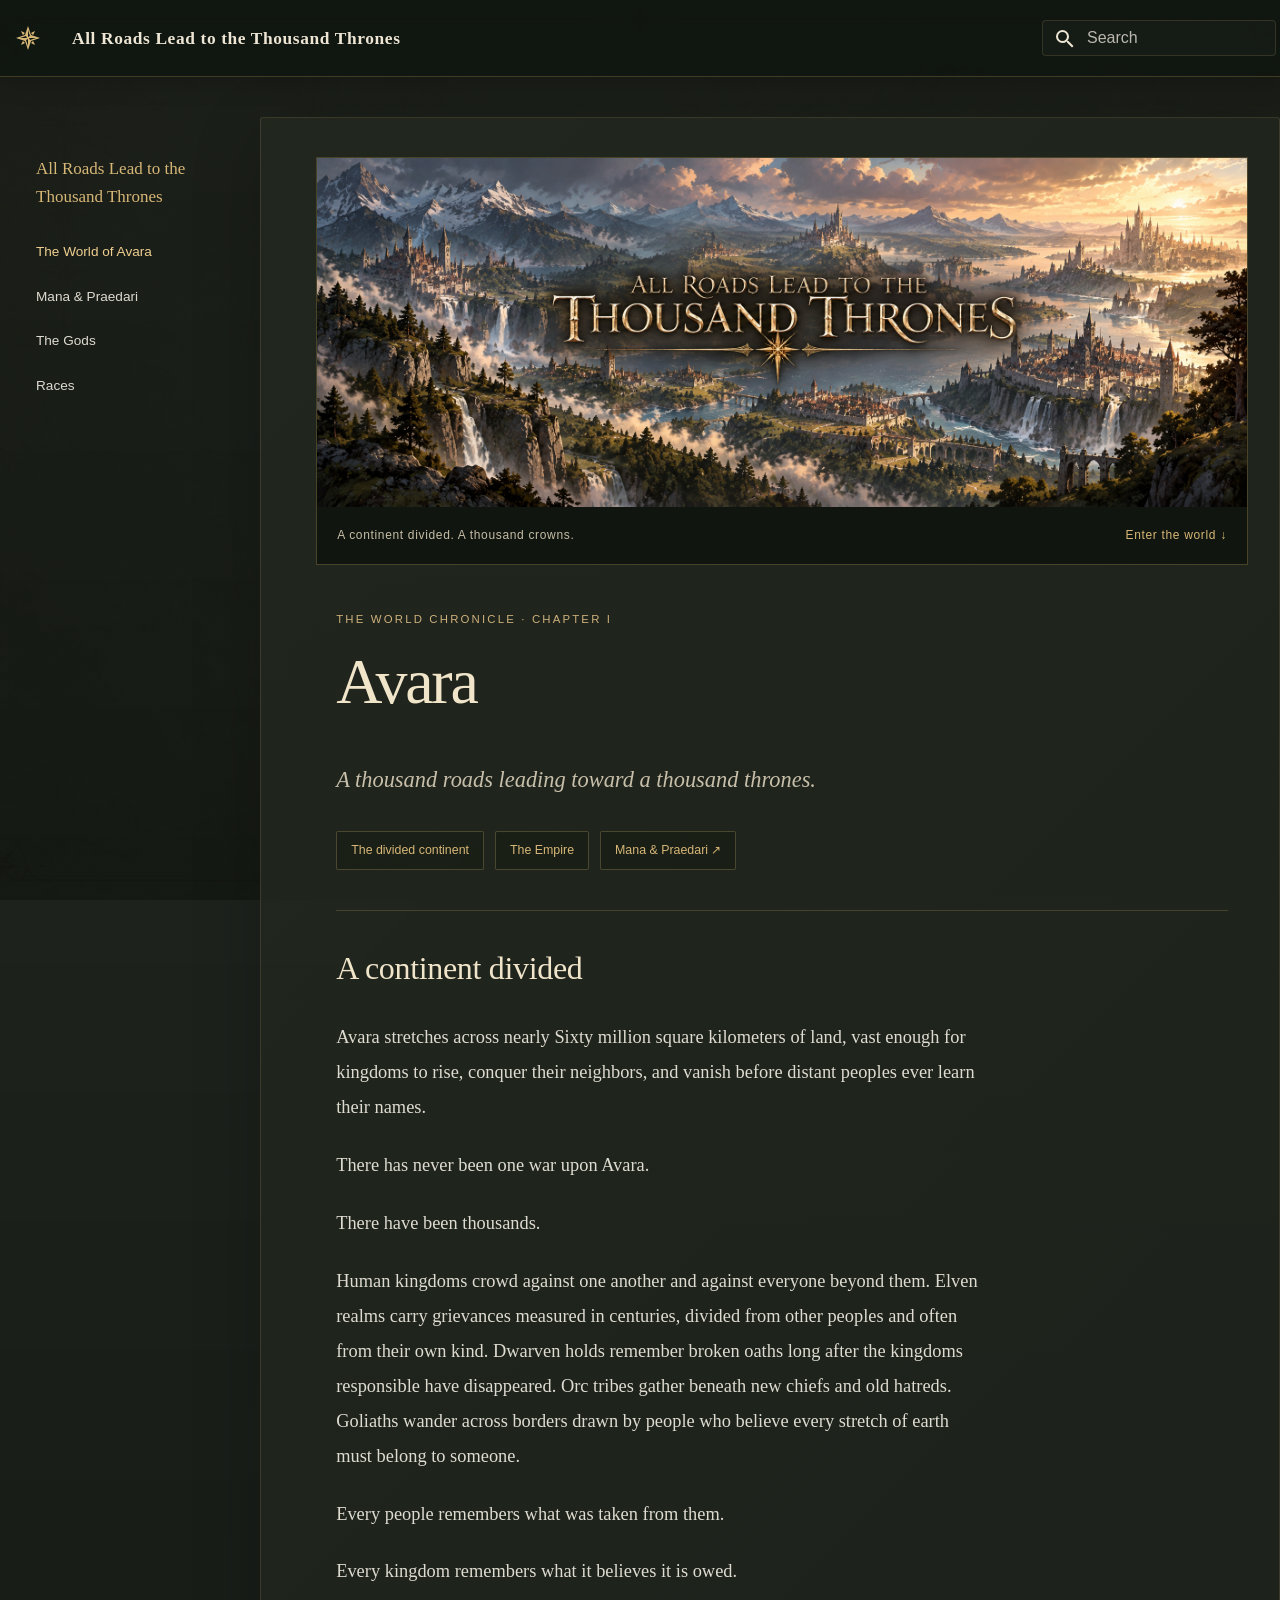
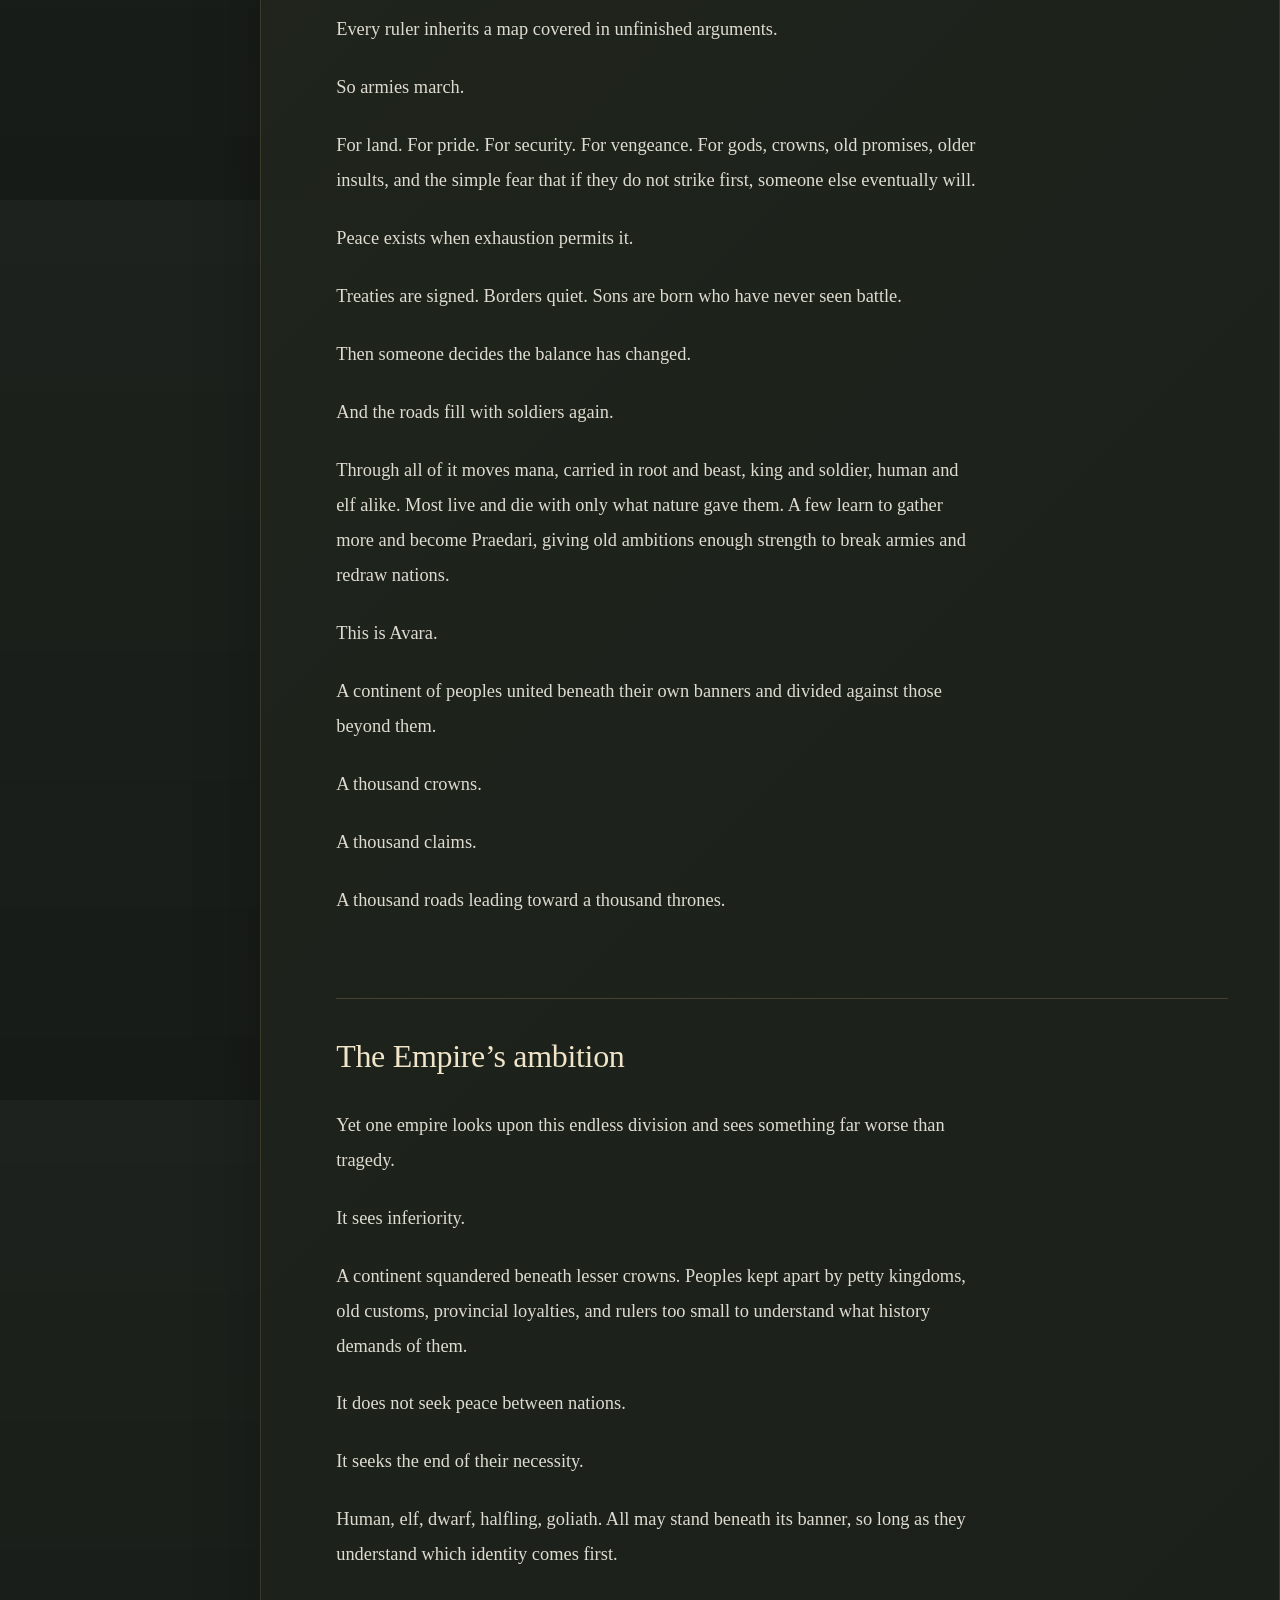
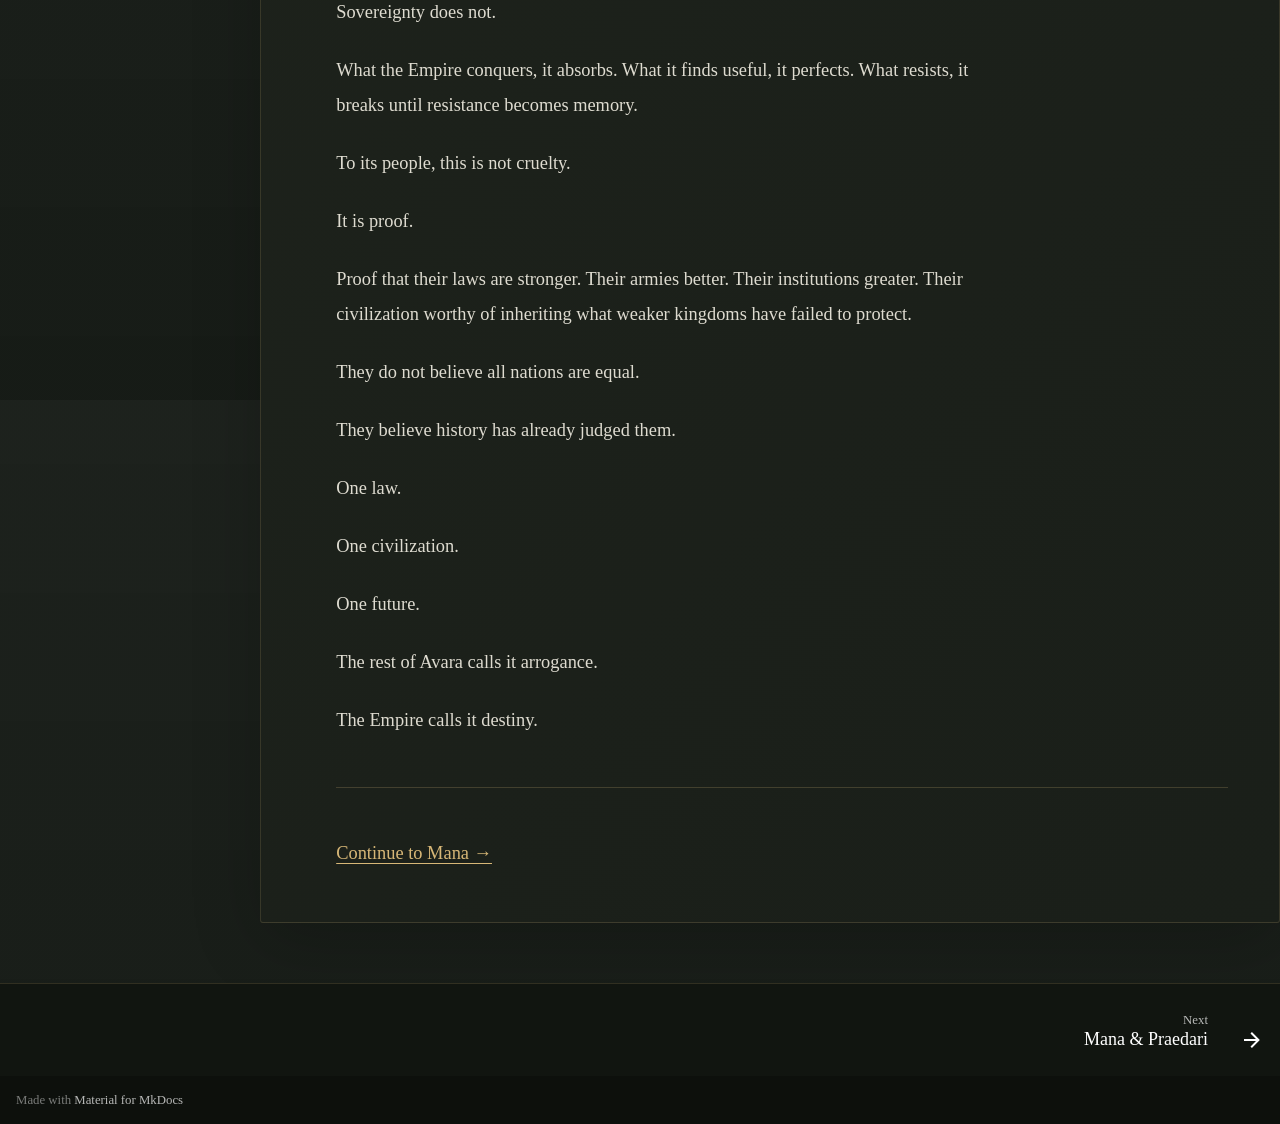
<file: index.html>
<!doctype html>
<html lang="en" class="no-js">
  <head>
    
      <meta charset="utf-8">
      <meta name="viewport" content="width=device-width,initial-scale=1">
      
      
      
      
      
        <link rel="next" href="mana/">
      
      
        
      
      
      <link rel="icon" href="assets/images/favicon.png">
      <meta name="generator" content="mkdocs-1.6.1, mkdocs-material-9.7.7">
    
    
      
        <title>The World of Avara - All Roads Lead to the Thousand Thrones</title>
      
    
    
      <link rel="stylesheet" href="assets/stylesheets/main.ec1eaa64.min.css">
      
        
        <link rel="stylesheet" href="assets/stylesheets/palette.ab4e12ef.min.css">
      
      


    
    
      
    
    
      
    
    
      <link rel="stylesheet" href="stylesheets/extra.css">
    
    <script>__md_scope=new URL(".",location),__md_hash=e=>[...e].reduce(((e,_)=>(e<<5)-e+_.charCodeAt(0)),0),__md_get=(e,_=localStorage,t=__md_scope)=>JSON.parse(_.getItem(t.pathname+"."+e)),__md_set=(e,_,t=localStorage,a=__md_scope)=>{try{t.setItem(a.pathname+"."+e,JSON.stringify(_))}catch(e){}}</script>
    
      

    
    
  </head>
  
  
    
    
    
    
    
    <body dir="ltr" data-md-color-scheme="slate" data-md-color-primary="indigo" data-md-color-accent="indigo">
  
    
    <input class="md-toggle" data-md-toggle="drawer" type="checkbox" id="__drawer" autocomplete="off">
    <input class="md-toggle" data-md-toggle="search" type="checkbox" id="__search" autocomplete="off">
    <label class="md-overlay" for="__drawer"></label>
    <div data-md-component="skip">
      
        
        <a href="#avara" class="md-skip">
          Skip to content
        </a>
      
    </div>
    <div data-md-component="announce">
      
    </div>
    
    
      

  

<header class="md-header md-header--shadow" data-md-component="header">
  <nav class="md-header__inner md-grid" aria-label="Header">
    <a href="." title="All Roads Lead to the Thousand Thrones" class="md-header__button md-logo" aria-label="All Roads Lead to the Thousand Thrones" data-md-component="logo">
      
  
  <svg xmlns="http://www.w3.org/2000/svg" viewBox="0 0 24 24"><path d="m15 9-3-9-3 9-9 3 9 3 3 9 3-9 9-3zM4 12l6-2 1 2zm8 8-2-6 2-1zm0-16 2 6-2 1zm2 10-1-2h7zm-5.3 3.3L5 19l1.7-3.7 1.6.5zm8.6-2L19 19l-3.7-1.7.5-1.6zM6.7 8.7 5 5l3.7 1.7-.5 1.5zm8.6-2L19 5l-1.7 3.7-1.6-.5z"/></svg>

    </a>
    <label class="md-header__button md-icon" for="__drawer">
      
      <svg xmlns="http://www.w3.org/2000/svg" viewBox="0 0 24 24"><path d="M3 6h18v2H3zm0 5h18v2H3zm0 5h18v2H3z"/></svg>
    </label>
    <div class="md-header__title" data-md-component="header-title">
      <div class="md-header__ellipsis">
        <div class="md-header__topic">
          <span class="md-ellipsis">
            All Roads Lead to the Thousand Thrones
          </span>
        </div>
        <div class="md-header__topic" data-md-component="header-topic">
          <span class="md-ellipsis">
            
              The World of Avara
            
          </span>
        </div>
      </div>
    </div>
    
      
    
    
    
    
      
      
        <label class="md-header__button md-icon" for="__search">
          
          <svg xmlns="http://www.w3.org/2000/svg" viewBox="0 0 24 24"><path d="M9.5 3A6.5 6.5 0 0 1 16 9.5c0 1.61-.59 3.09-1.56 4.23l.27.27h.79l5 5-1.5 1.5-5-5v-.79l-.27-.27A6.52 6.52 0 0 1 9.5 16 6.5 6.5 0 0 1 3 9.5 6.5 6.5 0 0 1 9.5 3m0 2C7 5 5 7 5 9.5S7 14 9.5 14 14 12 14 9.5 12 5 9.5 5"/></svg>
        </label>
        <div class="md-search" data-md-component="search" role="dialog">
  <label class="md-search__overlay" for="__search"></label>
  <div class="md-search__inner" role="search">
    <form class="md-search__form" name="search">
      <input type="text" class="md-search__input" name="query" aria-label="Search" placeholder="Search" autocapitalize="off" autocorrect="off" autocomplete="off" spellcheck="false" data-md-component="search-query" required>
      <label class="md-search__icon md-icon" for="__search">
        
        <svg xmlns="http://www.w3.org/2000/svg" viewBox="0 0 24 24"><path d="M9.5 3A6.5 6.5 0 0 1 16 9.5c0 1.61-.59 3.09-1.56 4.23l.27.27h.79l5 5-1.5 1.5-5-5v-.79l-.27-.27A6.52 6.52 0 0 1 9.5 16 6.5 6.5 0 0 1 3 9.5 6.5 6.5 0 0 1 9.5 3m0 2C7 5 5 7 5 9.5S7 14 9.5 14 14 12 14 9.5 12 5 9.5 5"/></svg>
        
        <svg xmlns="http://www.w3.org/2000/svg" viewBox="0 0 24 24"><path d="M20 11v2H8l5.5 5.5-1.42 1.42L4.16 12l7.92-7.92L13.5 5.5 8 11z"/></svg>
      </label>
      <nav class="md-search__options" aria-label="Search">
        
        <button type="reset" class="md-search__icon md-icon" title="Clear" aria-label="Clear" tabindex="-1">
          
          <svg xmlns="http://www.w3.org/2000/svg" viewBox="0 0 24 24"><path d="M19 6.41 17.59 5 12 10.59 6.41 5 5 6.41 10.59 12 5 17.59 6.41 19 12 13.41 17.59 19 19 17.59 13.41 12z"/></svg>
        </button>
      </nav>
      
        <div class="md-search__suggest" data-md-component="search-suggest"></div>
      
    </form>
    <div class="md-search__output">
      <div class="md-search__scrollwrap" tabindex="0" data-md-scrollfix>
        <div class="md-search-result" data-md-component="search-result">
          <div class="md-search-result__meta">
            Initializing search
          </div>
          <ol class="md-search-result__list" role="presentation"></ol>
        </div>
      </div>
    </div>
  </div>
</div>
      
    
    
  </nav>
  
</header>
    
    <div class="md-container" data-md-component="container">
      
      
        
          
        
      
      <main class="md-main" data-md-component="main">
        <div class="md-main__inner md-grid">
          
            
              
                
              
              <div class="md-sidebar md-sidebar--primary" data-md-component="sidebar" data-md-type="navigation" >
                <div class="md-sidebar__scrollwrap">
                  <div class="md-sidebar__inner">
                    



<nav class="md-nav md-nav--primary" aria-label="Navigation" data-md-level="0">
  <label class="md-nav__title" for="__drawer">
    <a href="." title="All Roads Lead to the Thousand Thrones" class="md-nav__button md-logo" aria-label="All Roads Lead to the Thousand Thrones" data-md-component="logo">
      
  
  <svg xmlns="http://www.w3.org/2000/svg" viewBox="0 0 24 24"><path d="m15 9-3-9-3 9-9 3 9 3 3 9 3-9 9-3zM4 12l6-2 1 2zm8 8-2-6 2-1zm0-16 2 6-2 1zm2 10-1-2h7zm-5.3 3.3L5 19l1.7-3.7 1.6.5zm8.6-2L19 19l-3.7-1.7.5-1.6zM6.7 8.7 5 5l3.7 1.7-.5 1.5zm8.6-2L19 5l-1.7 3.7-1.6-.5z"/></svg>

    </a>
    All Roads Lead to the Thousand Thrones
  </label>
  
  <ul class="md-nav__list" data-md-scrollfix>
    
      
      
  
  
    
  
  
  
    <li class="md-nav__item md-nav__item--active">
      
      <input class="md-nav__toggle md-toggle" type="checkbox" id="__toc">
      
      
        
      
      
        <label class="md-nav__link md-nav__link--active" for="__toc">
          
  
  
  <span class="md-ellipsis">
    
  
    The World of Avara
  

    
  </span>
  
  

          <span class="md-nav__icon md-icon"></span>
        </label>
      
      <a href="." class="md-nav__link md-nav__link--active">
        
  
  
  <span class="md-ellipsis">
    
  
    The World of Avara
  

    
  </span>
  
  

      </a>
      
        

<nav class="md-nav md-nav--secondary" aria-label="Table of contents">
  
  
  
    
  
  
    <label class="md-nav__title" for="__toc">
      <span class="md-nav__icon md-icon"></span>
      Table of contents
    </label>
    <ul class="md-nav__list" data-md-component="toc" data-md-scrollfix>
      
        <li class="md-nav__item">
  <a href="#a-continent-divided" class="md-nav__link">
    <span class="md-ellipsis">
      
        A continent divided
      
    </span>
  </a>
  
</li>
      
        <li class="md-nav__item">
  <a href="#the-empires-ambition" class="md-nav__link">
    <span class="md-ellipsis">
      
        The Empire’s ambition
      
    </span>
  </a>
  
</li>
      
    </ul>
  
</nav>
      
    </li>
  

    
      
      
  
  
  
  
    <li class="md-nav__item">
      <a href="mana/" class="md-nav__link">
        
  
  
  <span class="md-ellipsis">
    
  
    Mana & Praedari
  

    
  </span>
  
  

      </a>
    </li>
  

    
      
      
  
  
  
  
    <li class="md-nav__item">
      <a href="the%20gods/" class="md-nav__link">
        
  
  
  <span class="md-ellipsis">
    
  
    The Gods
  

    
  </span>
  
  

      </a>
    </li>
  

    
      
      
  
  
  
  
    <li class="md-nav__item">
      <a href="races/" class="md-nav__link">
        
  
  
  <span class="md-ellipsis">
    
  
    Races
  

    
  </span>
  
  

      </a>
    </li>
  

    
  </ul>
</nav>
                  </div>
                </div>
              </div>
            
            
              
                
              
              <div class="md-sidebar md-sidebar--secondary" data-md-component="sidebar" data-md-type="toc" hidden>
                <div class="md-sidebar__scrollwrap">
                  <div class="md-sidebar__inner">
                    

<nav class="md-nav md-nav--secondary" aria-label="Table of contents">
  
  
  
    
  
  
    <label class="md-nav__title" for="__toc">
      <span class="md-nav__icon md-icon"></span>
      Table of contents
    </label>
    <ul class="md-nav__list" data-md-component="toc" data-md-scrollfix>
      
        <li class="md-nav__item">
  <a href="#a-continent-divided" class="md-nav__link">
    <span class="md-ellipsis">
      
        A continent divided
      
    </span>
  </a>
  
</li>
      
        <li class="md-nav__item">
  <a href="#the-empires-ambition" class="md-nav__link">
    <span class="md-ellipsis">
      
        The Empire’s ambition
      
    </span>
  </a>
  
</li>
      
    </ul>
  
</nav>
                  </div>
                </div>
              </div>
            
          
          
            <div class="md-content" data-md-component="content">
              
              <article class="md-content__inner md-typeset">
                
                  
  




<div class="world-hero">
  <img src="assets/images/header.png" alt="All Roads Lead to the Thousand Thrones — castles, banners, and marching armies across Avara" width="2048" height="768">
  <div class="hero-caption"><span>A continent divided. A thousand crowns.</span><a href="#avara">Enter the world <span aria-hidden="true">↓</span></a></div>
</div>

<div class="chapter-label">The world chronicle · Chapter I</div>

<h1 id="avara">Avara<a class="headerlink" href="#avara" title="Permanent link">&para;</a></h1>
<p class="chapter-deck">A thousand roads leading toward a thousand thrones.</p>

<nav class="chapter-jumps" aria-label="Explore this chapter"><a href="#a-continent-divided">The divided continent</a><a href="#the-empires-ambition">The Empire</a><a href="mana/">Mana &amp; Praedari <span aria-hidden="true">↗</span></a></nav>

<h2 id="a-continent-divided">A continent divided<a class="headerlink" href="#a-continent-divided" title="Permanent link">&para;</a></h2>
<p>Avara stretches across nearly Sixty million square kilometers of land, vast enough for kingdoms to rise, conquer their neighbors, and vanish before distant peoples ever learn their names.</p>
<p>There has never been one war upon Avara.</p>
<p>There have been thousands.</p>
<p>Human kingdoms crowd against one another and against everyone beyond them. Elven realms carry grievances measured in centuries, divided from other peoples and often from their own kind. Dwarven holds remember broken oaths long after the kingdoms responsible have disappeared. Orc tribes gather beneath new chiefs and old hatreds. Goliaths wander across borders drawn by people who believe every stretch of earth must belong to someone.</p>
<p>Every people remembers what was taken from them.</p>
<p>Every kingdom remembers what it believes it is owed.</p>
<p>Every ruler inherits a map covered in unfinished arguments.</p>
<p>So armies march.</p>
<p>For land. For pride. For security. For vengeance. For gods, crowns, old promises, older insults, and the simple fear that if they do not strike first, someone else eventually will.</p>
<p>Peace exists when exhaustion permits it.</p>
<p>Treaties are signed. Borders quiet. Sons are born who have never seen battle.</p>
<p>Then someone decides the balance has changed.</p>
<p>And the roads fill with soldiers again.</p>
<p>Through all of it moves mana, carried in root and beast, king and soldier, human and elf alike. Most live and die with only what nature gave them. A few learn to gather more and become Praedari, giving old ambitions enough strength to break armies and redraw nations.</p>
<p>This is Avara.</p>
<p>A continent of peoples united beneath their own banners and divided against those beyond them.</p>
<p>A thousand crowns.</p>
<p>A thousand claims.</p>
<p>A thousand roads leading toward a thousand thrones.</p>
<h2 id="the-empires-ambition">The Empire’s ambition<a class="headerlink" href="#the-empires-ambition" title="Permanent link">&para;</a></h2>
<p>Yet one empire looks upon this endless division and sees something far worse than tragedy.</p>
<p>It sees inferiority.</p>
<p>A continent squandered beneath lesser crowns. Peoples kept apart by petty kingdoms, old customs, provincial loyalties, and rulers too small to understand what history demands of them.</p>
<p>It does not seek peace between nations.</p>
<p>It seeks the end of their necessity.</p>
<p>Human, elf, dwarf, halfling, goliath. All may stand beneath its banner, so long as they understand which identity comes first.</p>
<p>Sovereignty does not.</p>
<p>What the Empire conquers, it absorbs. What it finds useful, it perfects. What resists, it breaks until resistance becomes memory.</p>
<p>To its people, this is not cruelty.</p>
<p>It is proof.</p>
<p>Proof that their laws are stronger. Their armies better. Their institutions greater. Their civilization worthy of inheriting what weaker kingdoms have failed to protect.</p>
<p>They do not believe all nations are equal.</p>
<p>They believe history has already judged them.</p>
<p>One law.</p>
<p>One civilization.</p>
<p>One future.</p>
<p>The rest of Avara calls it arrogance.</p>
<p>The Empire calls it destiny.</p>
<hr />
<p><a href="mana/">Continue to Mana →</a></p>







  
  




  



                
              </article>
            </div>
          
          
<script>var target=document.getElementById(location.hash.slice(1));target&&target.name&&(target.checked=target.name.startsWith("__tabbed_"))</script>
        </div>
        
          <button type="button" class="md-top md-icon" data-md-component="top" hidden>
  
  <svg xmlns="http://www.w3.org/2000/svg" viewBox="0 0 24 24"><path d="M13 20h-2V8l-5.5 5.5-1.42-1.42L12 4.16l7.92 7.92-1.42 1.42L13 8z"/></svg>
  Back to top
</button>
        
      </main>
      
        <footer class="md-footer">
  
    
      
        
      
      <nav class="md-footer__inner md-grid" aria-label="Footer" >
        
        
          
          <a href="mana/" class="md-footer__link md-footer__link--next" aria-label="Next: Mana &amp; Praedari">
            <div class="md-footer__title">
              <span class="md-footer__direction">
                Next
              </span>
              <div class="md-ellipsis">
                Mana & Praedari
              </div>
            </div>
            <div class="md-footer__button md-icon">
              
              <svg xmlns="http://www.w3.org/2000/svg" viewBox="0 0 24 24"><path d="M4 11v2h12l-5.5 5.5 1.42 1.42L19.84 12l-7.92-7.92L10.5 5.5 16 11z"/></svg>
            </div>
          </a>
        
      </nav>
    
  
  <div class="md-footer-meta md-typeset">
    <div class="md-footer-meta__inner md-grid">
      <div class="md-copyright">
  
  
    Made with
    <a href="https://squidfunk.github.io/mkdocs-material/" target="_blank" rel="noopener">
      Material for MkDocs
    </a>
  
</div>
      
    </div>
  </div>
</footer>
      
    </div>
    <div class="md-dialog" data-md-component="dialog">
      <div class="md-dialog__inner md-typeset"></div>
    </div>
    
    
    
      
      
      <script id="__config" type="application/json">{"annotate": null, "base": ".", "features": ["navigation.top", "navigation.footer", "search.suggest", "search.highlight"], "search": "assets/javascripts/workers/search.2c215733.min.js", "tags": null, "translations": {"clipboard.copied": "Copied to clipboard", "clipboard.copy": "Copy to clipboard", "search.result.more.one": "1 more on this page", "search.result.more.other": "# more on this page", "search.result.none": "No matching documents", "search.result.one": "1 matching document", "search.result.other": "# matching documents", "search.result.placeholder": "Type to start searching", "search.result.term.missing": "Missing", "select.version": "Select version"}, "version": null}</script>
    
    
      <script src="assets/javascripts/bundle.d7400e89.min.js"></script>
      
    
  </body>
</html>
</file>
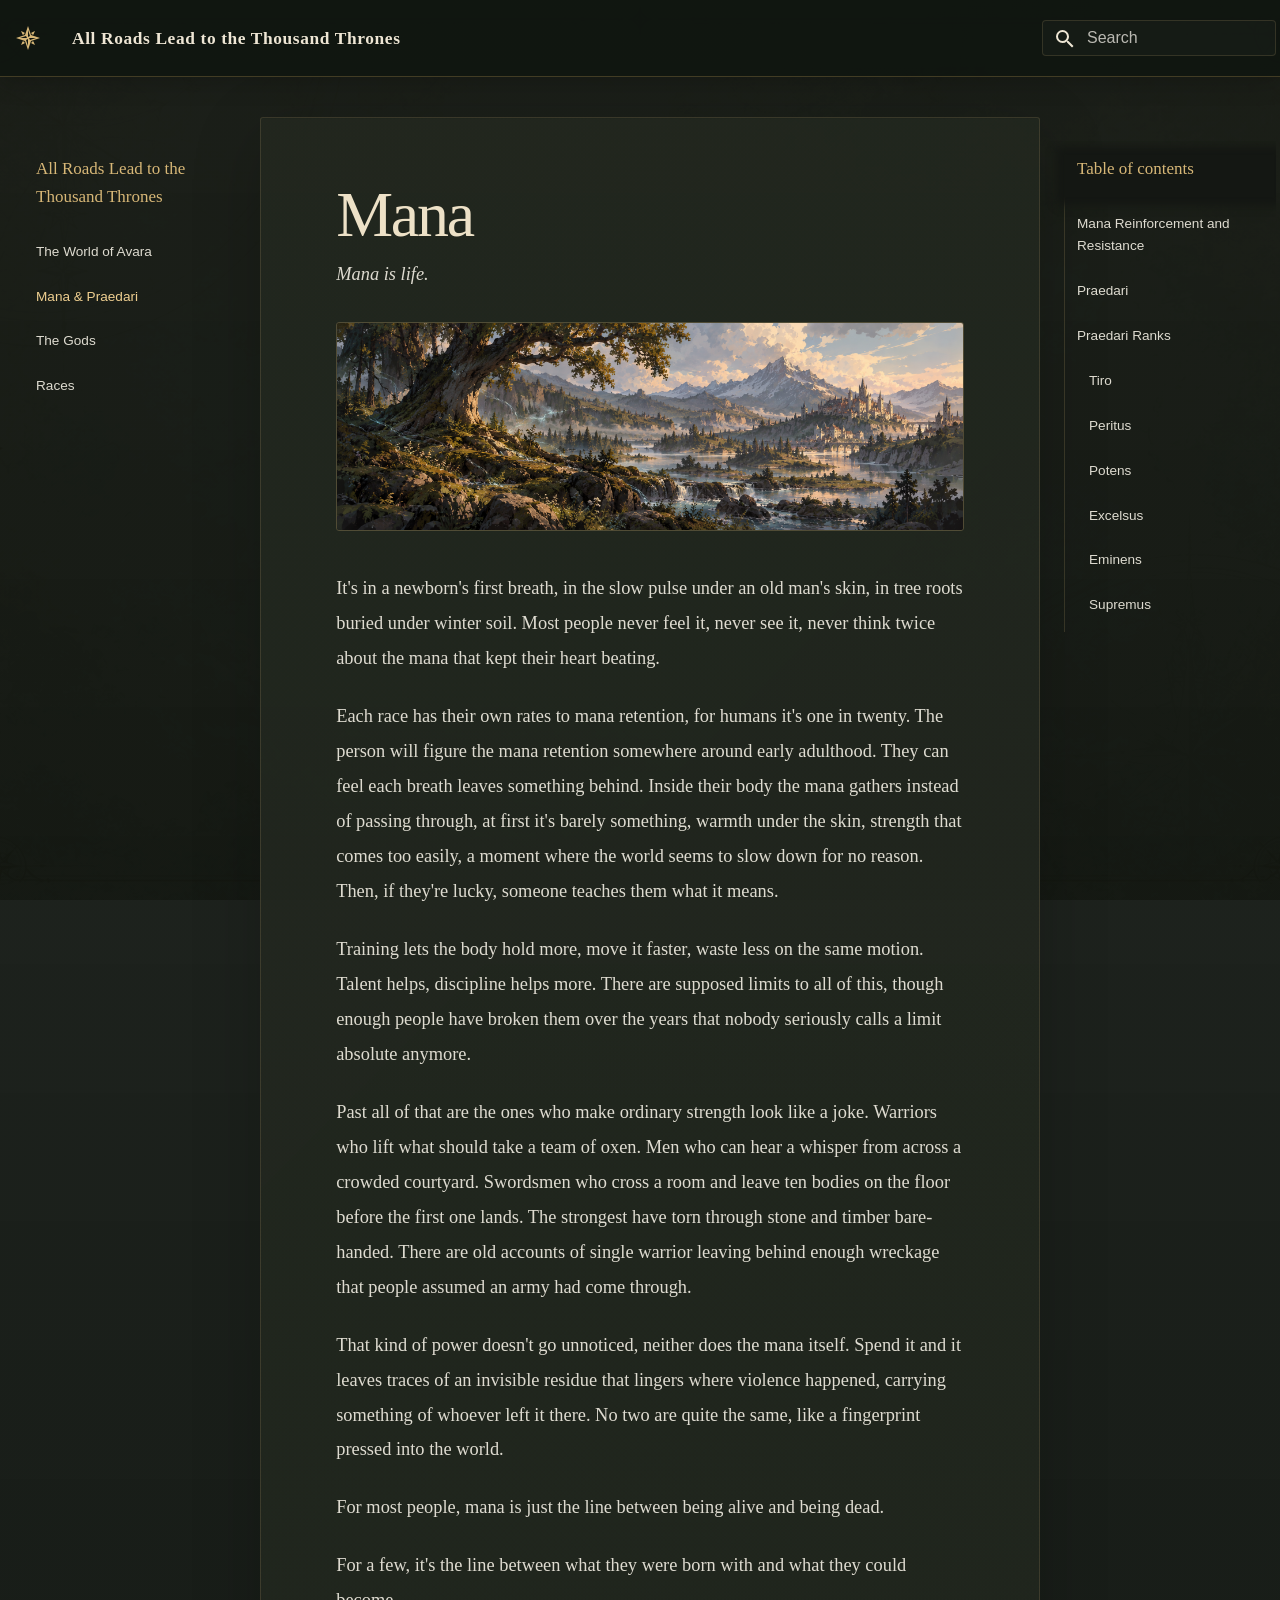
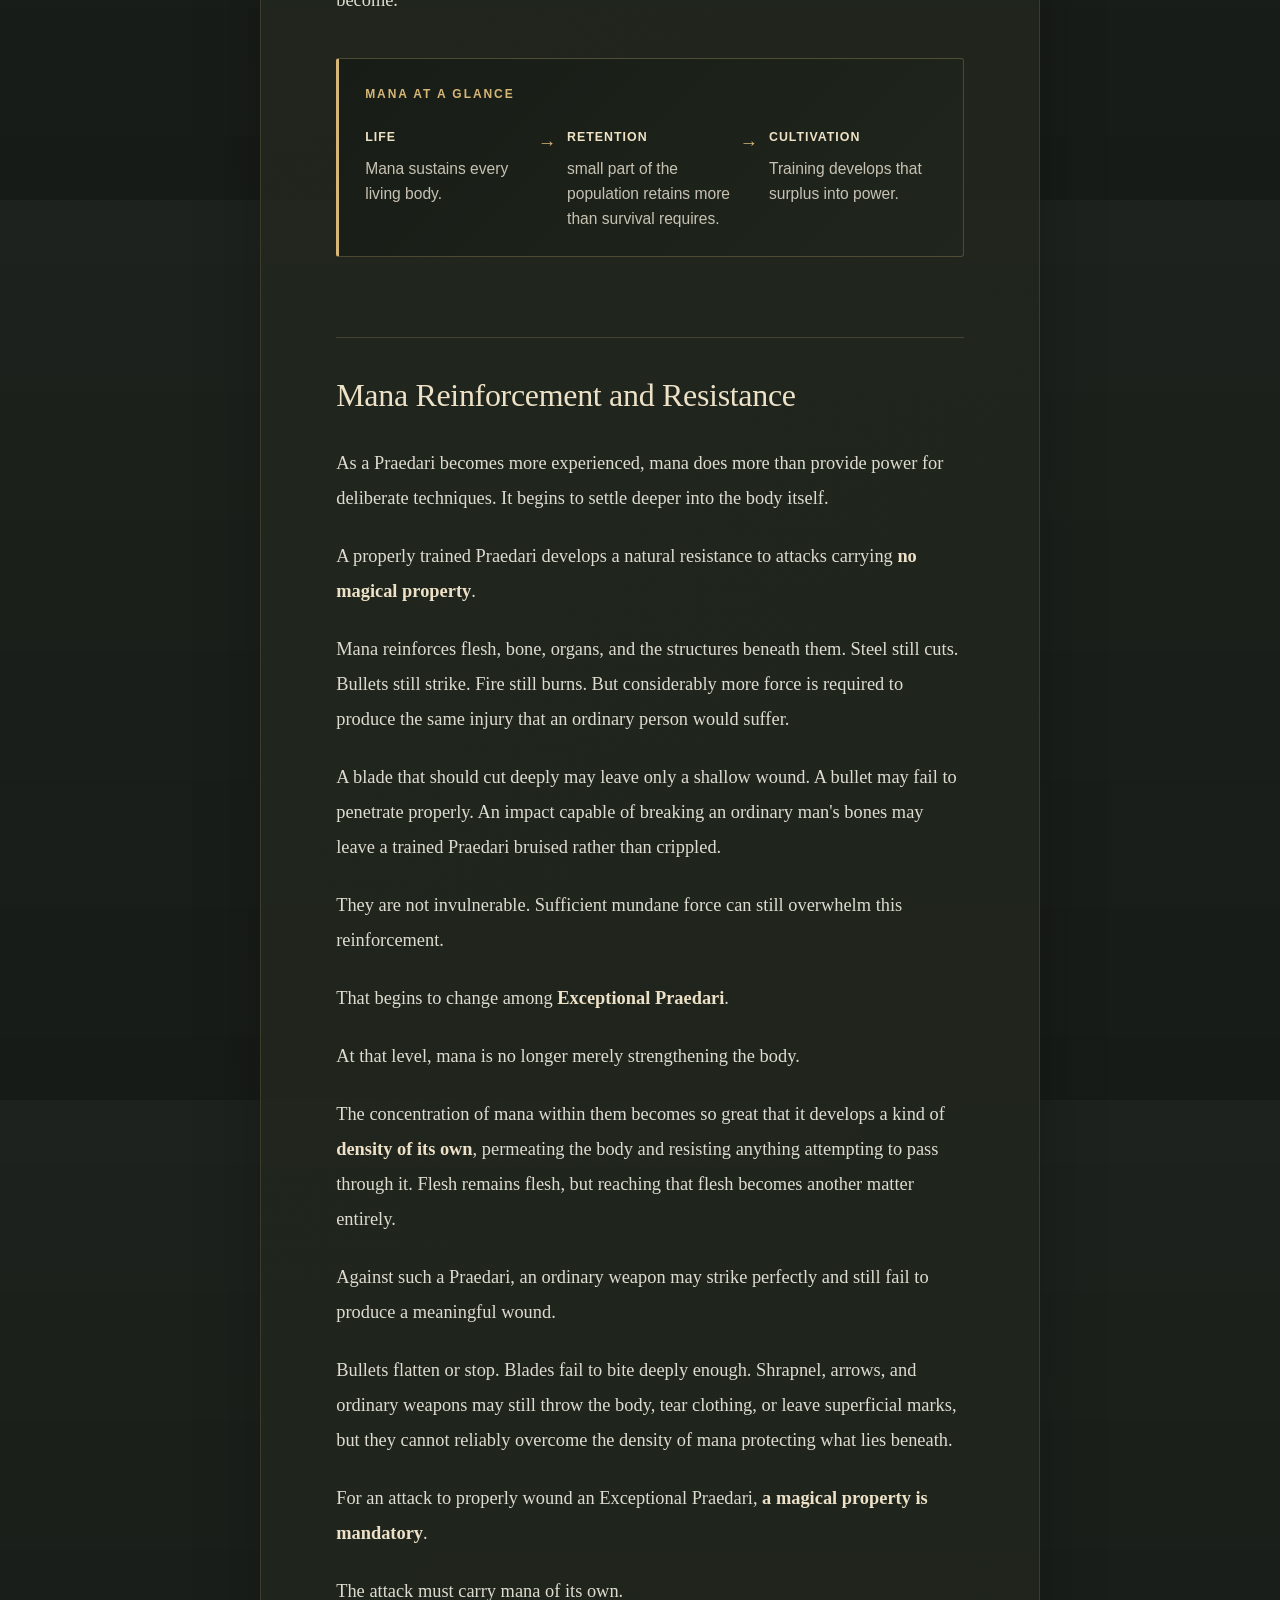
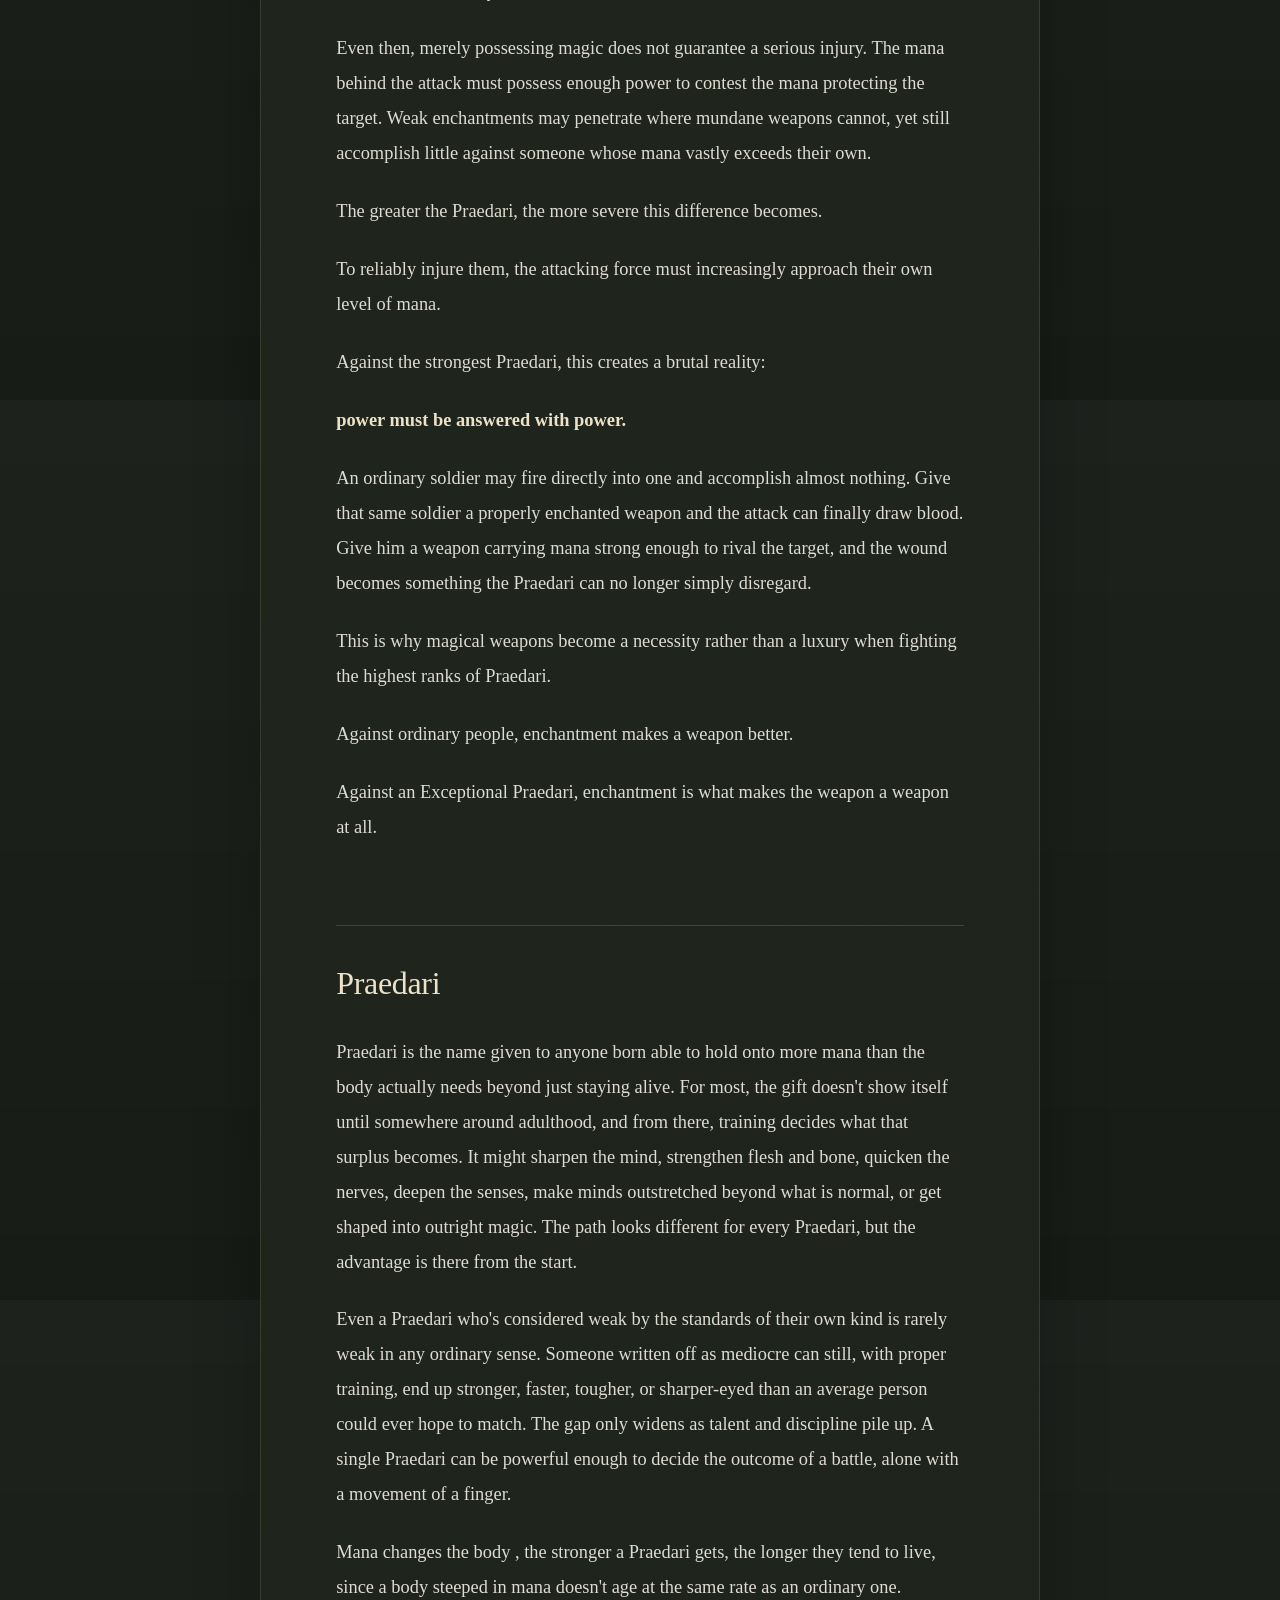
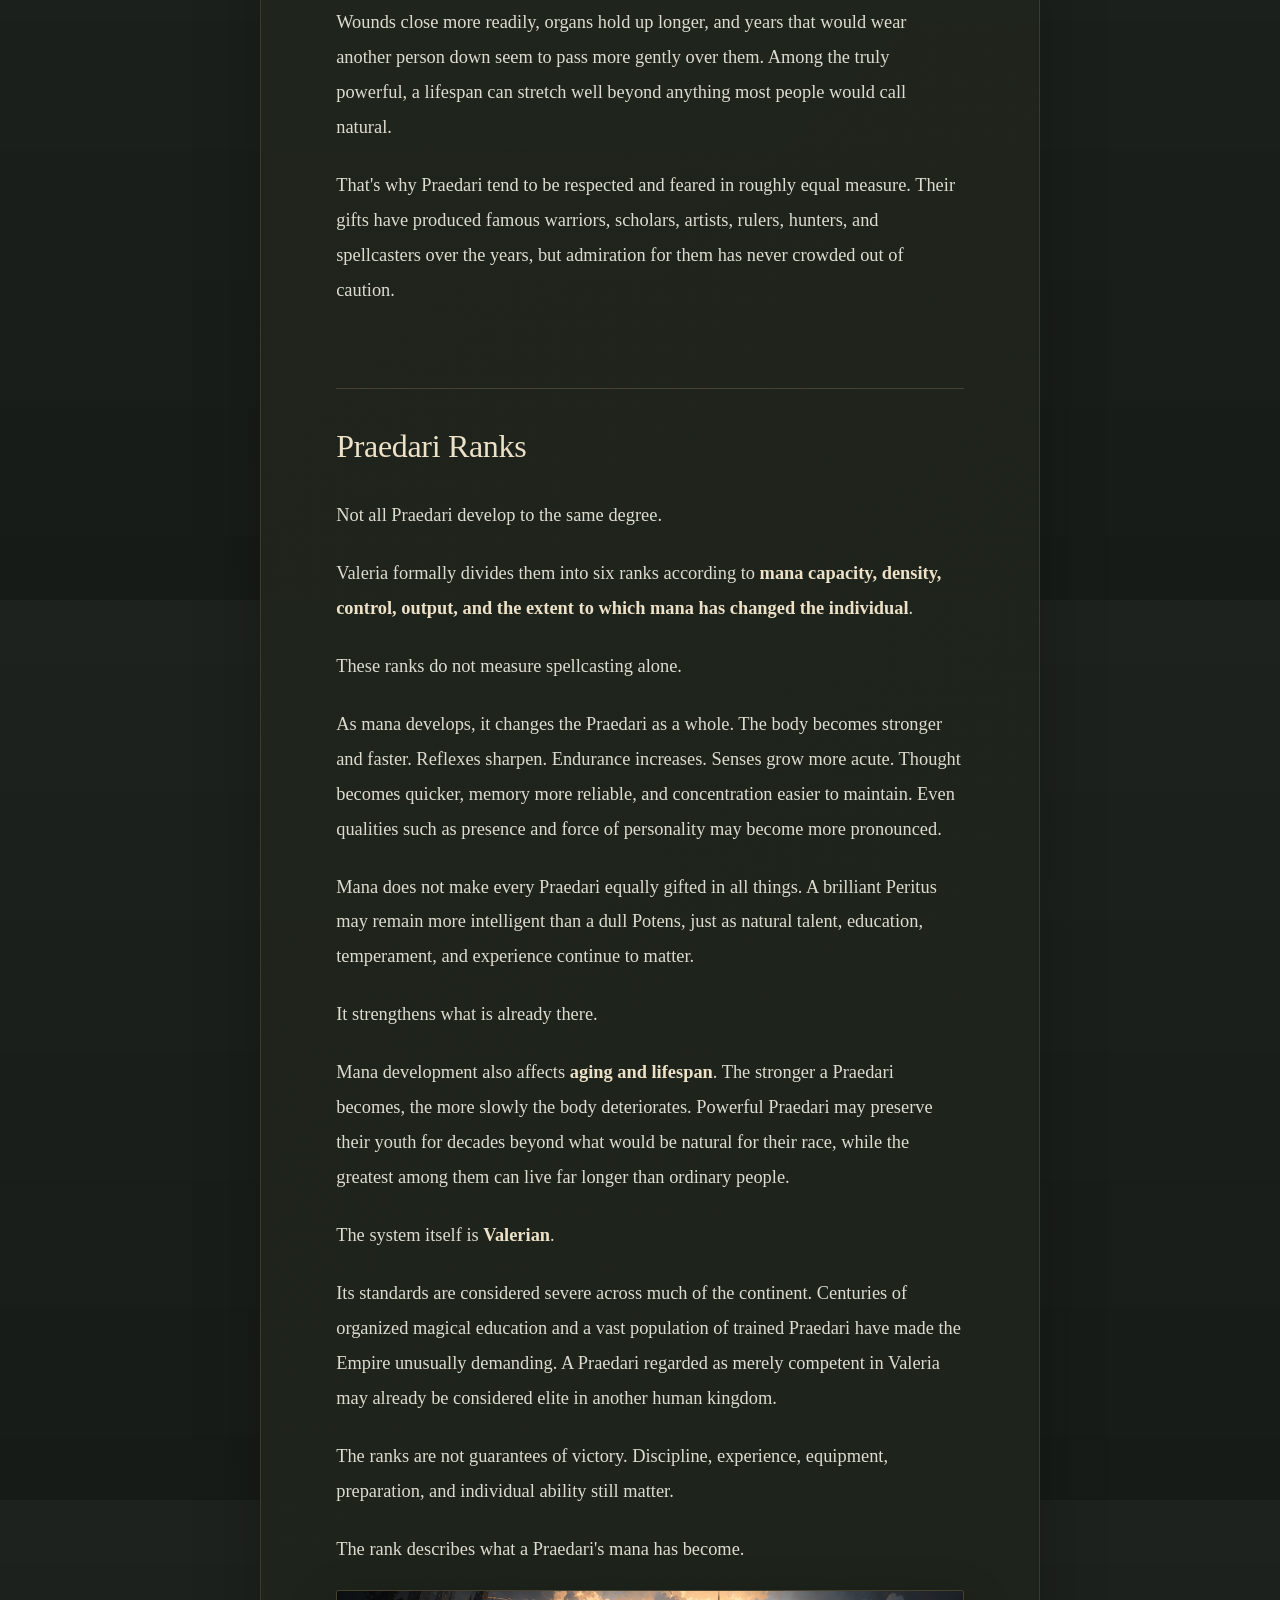
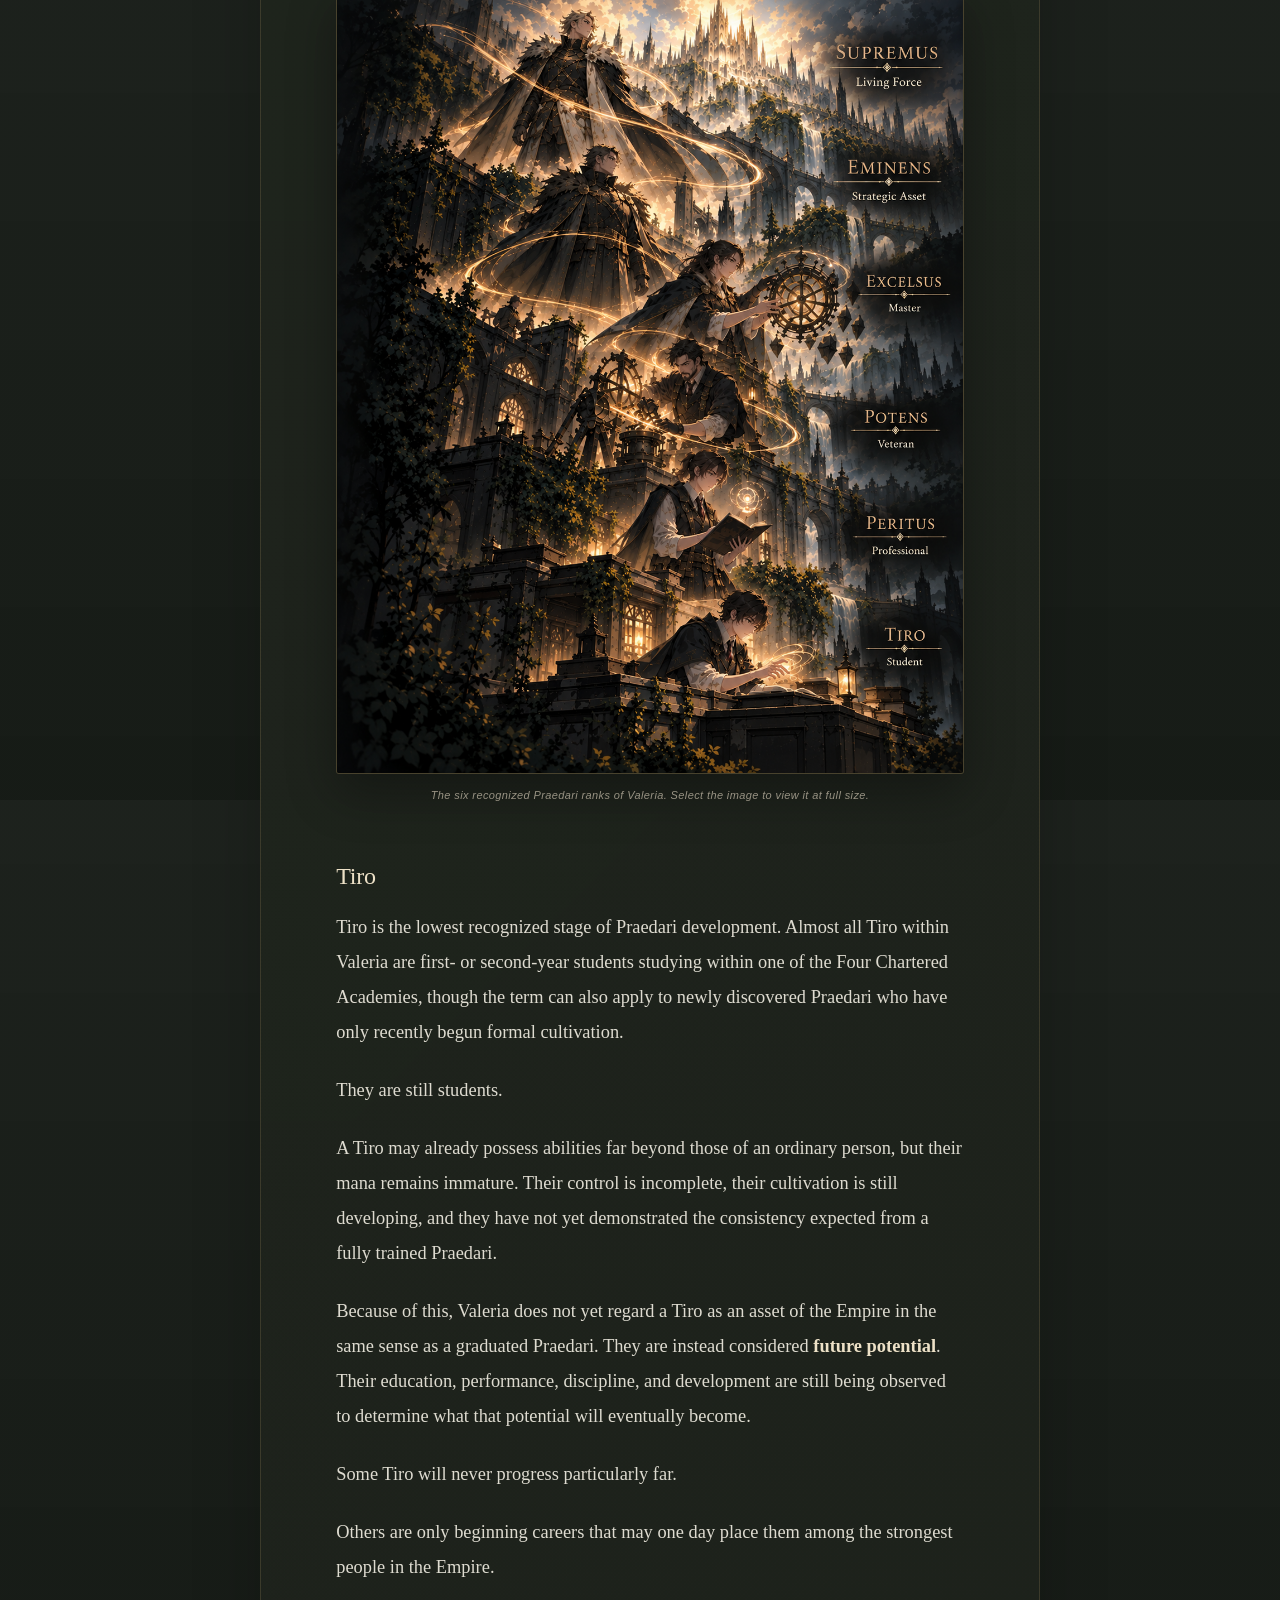
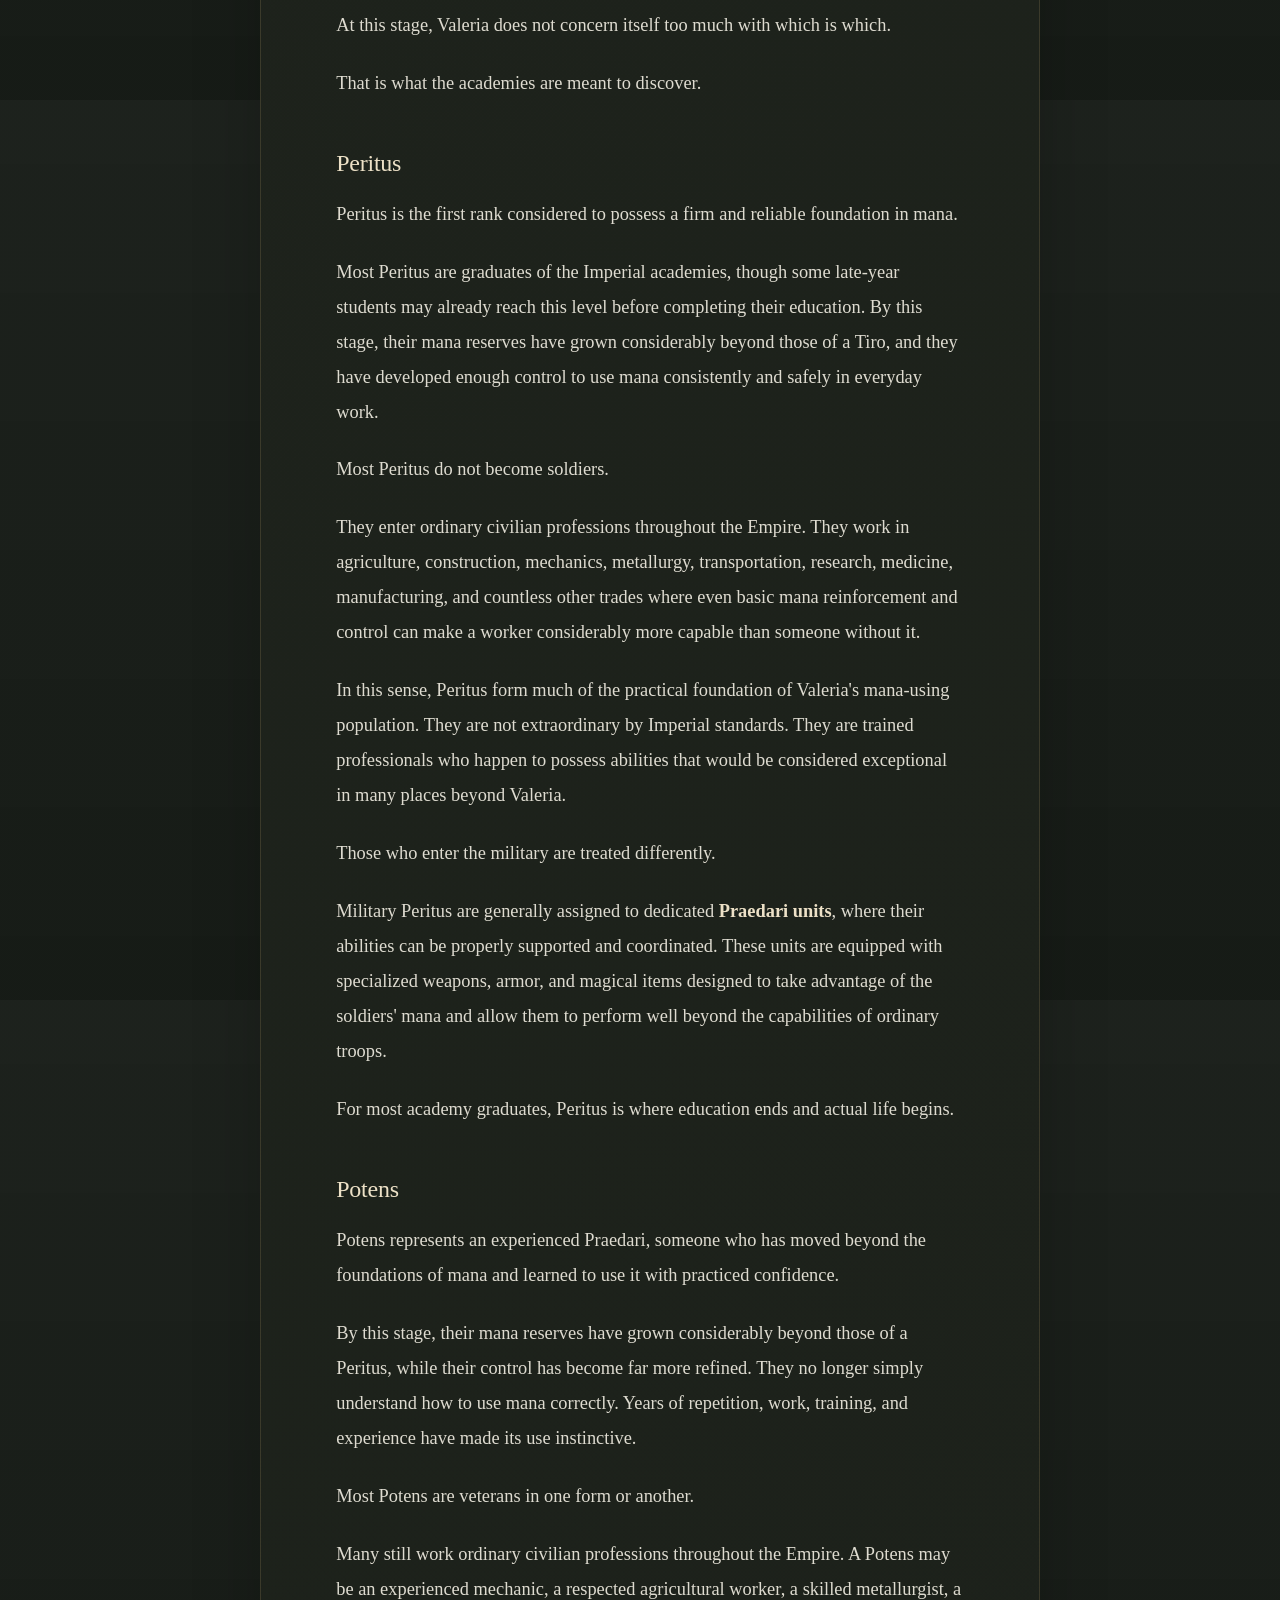
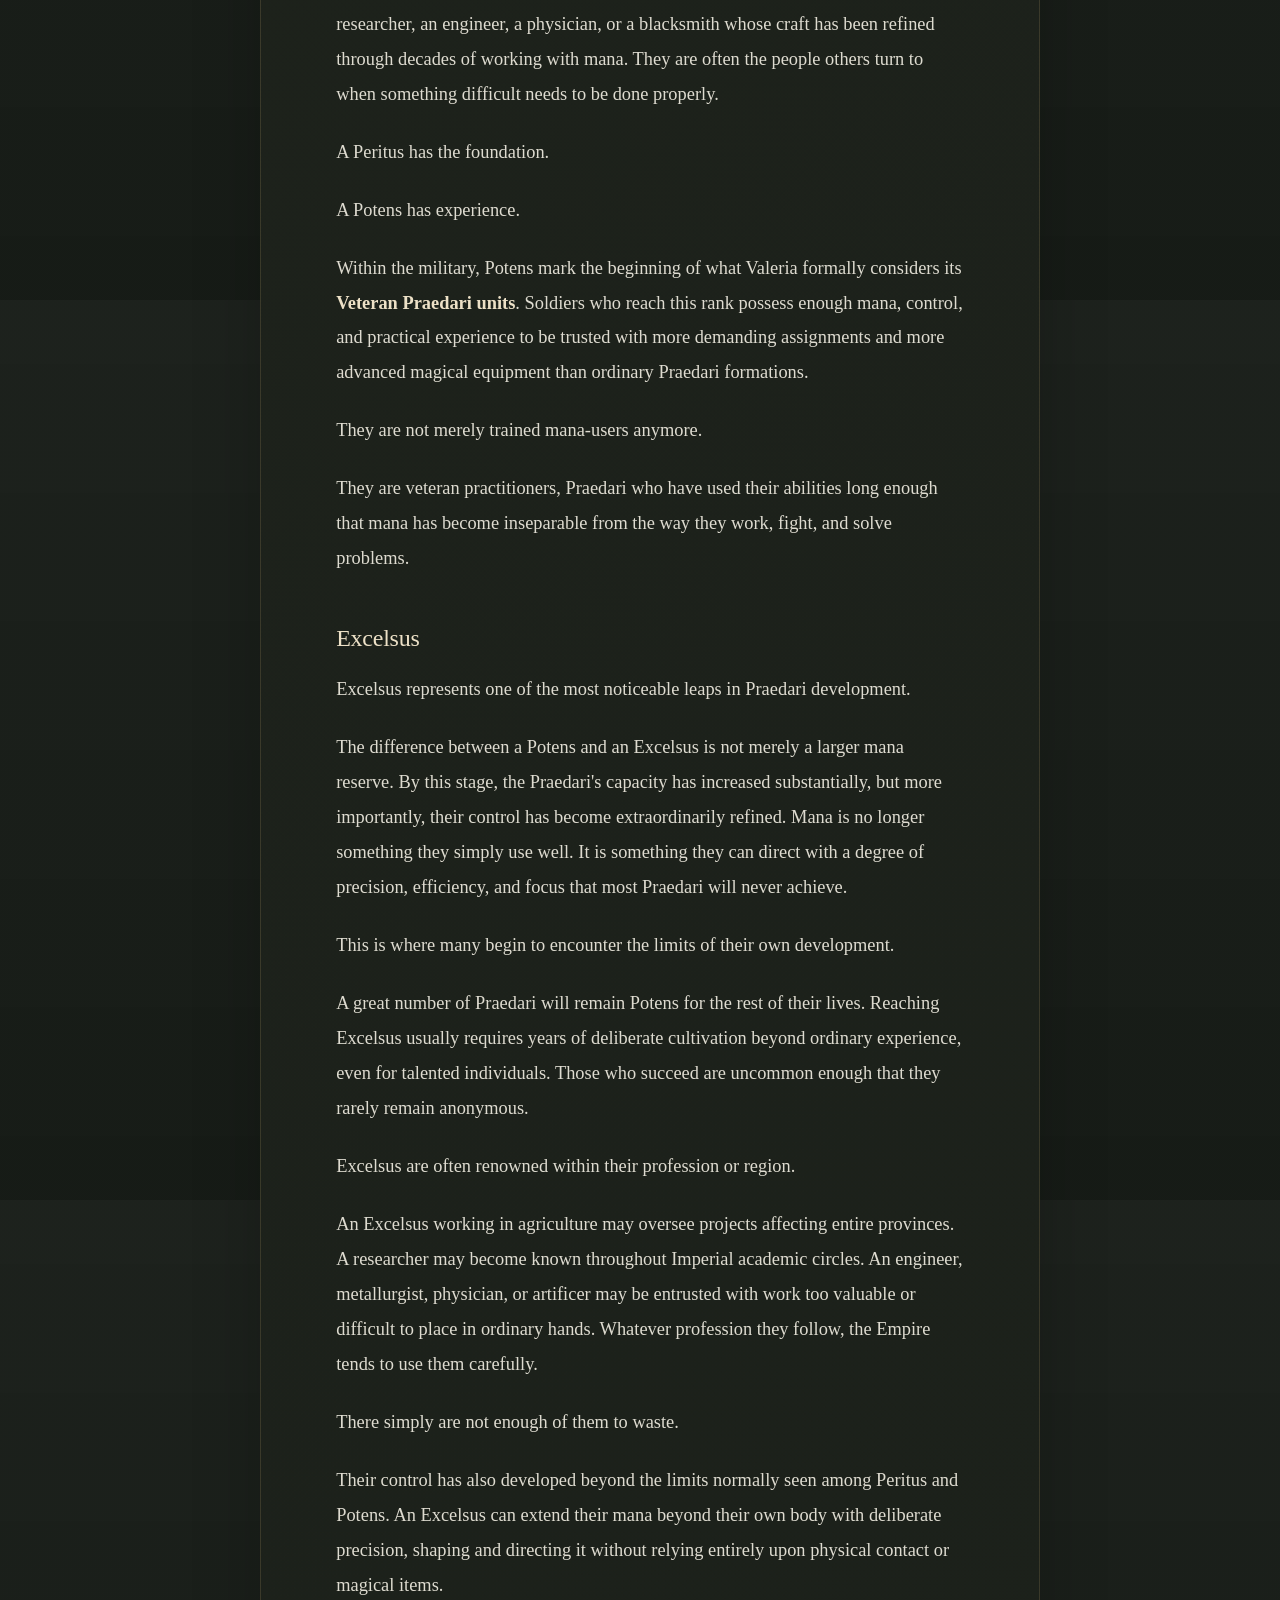
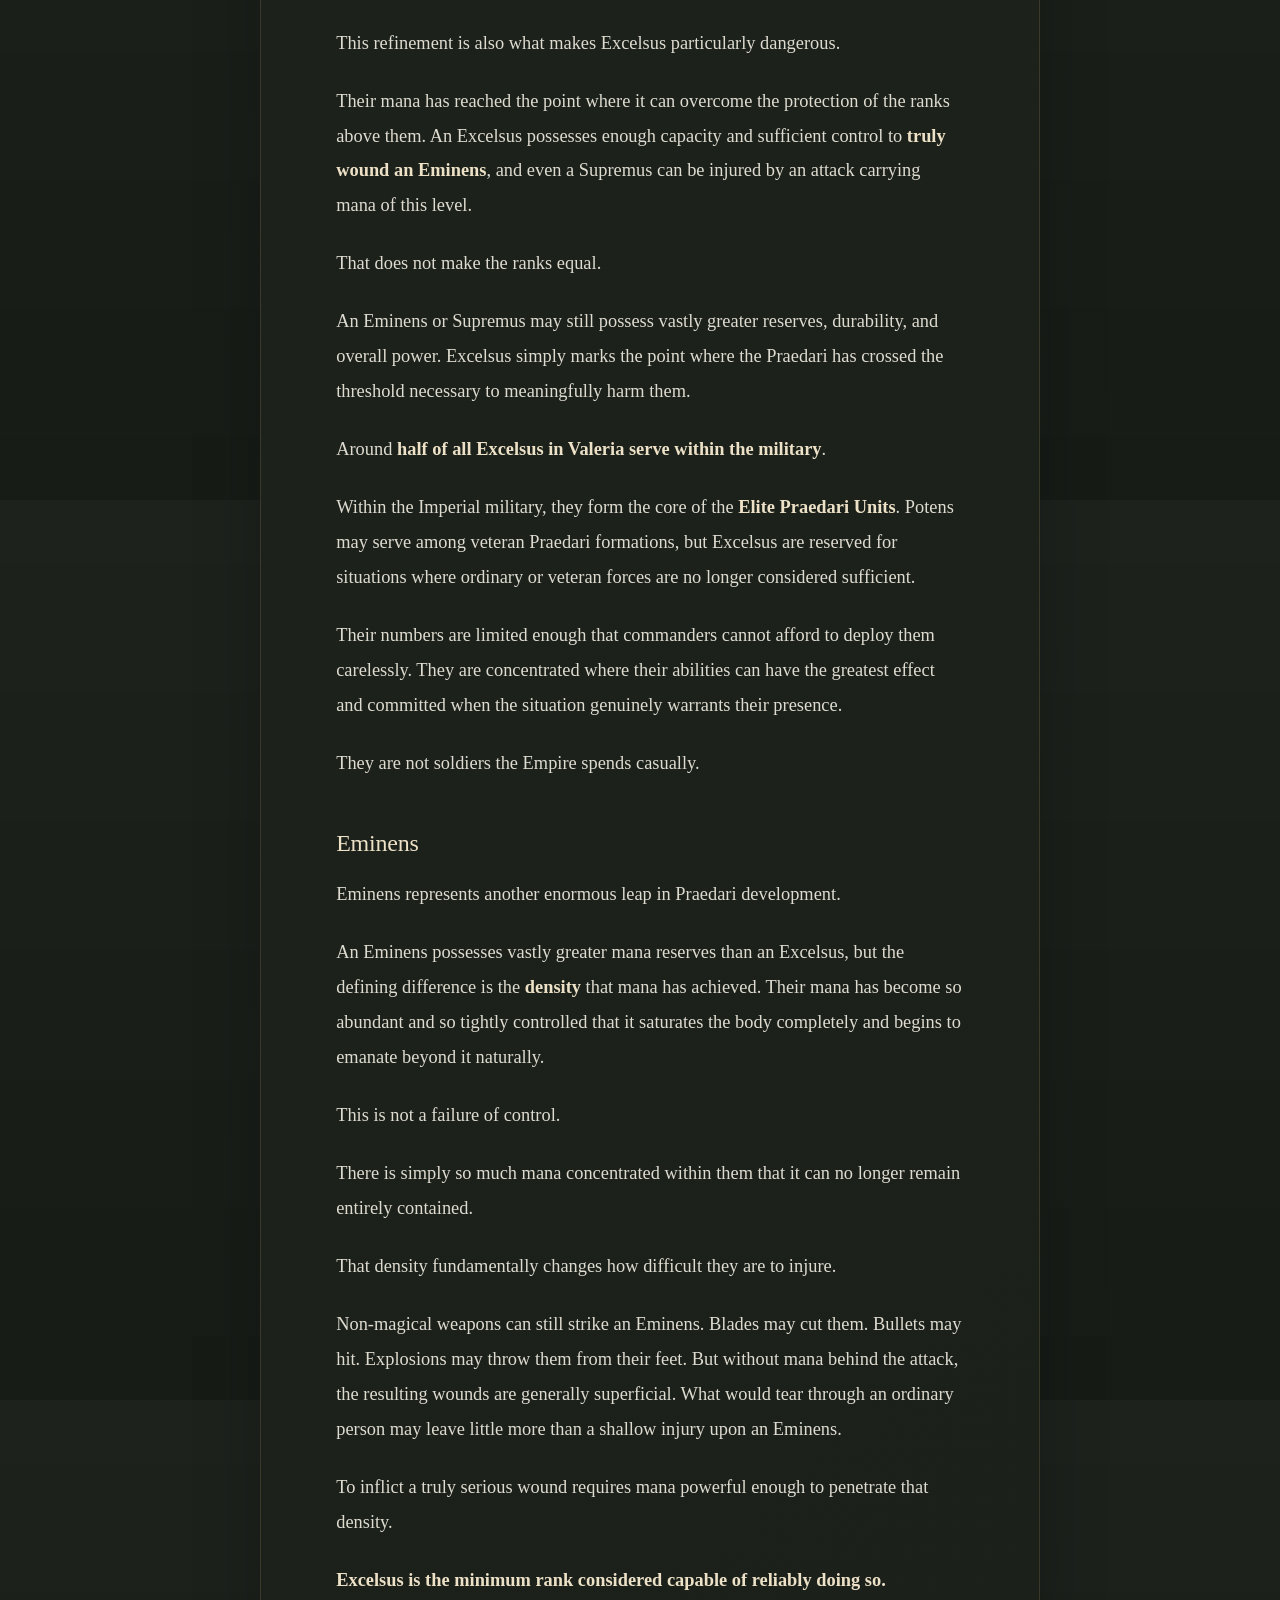
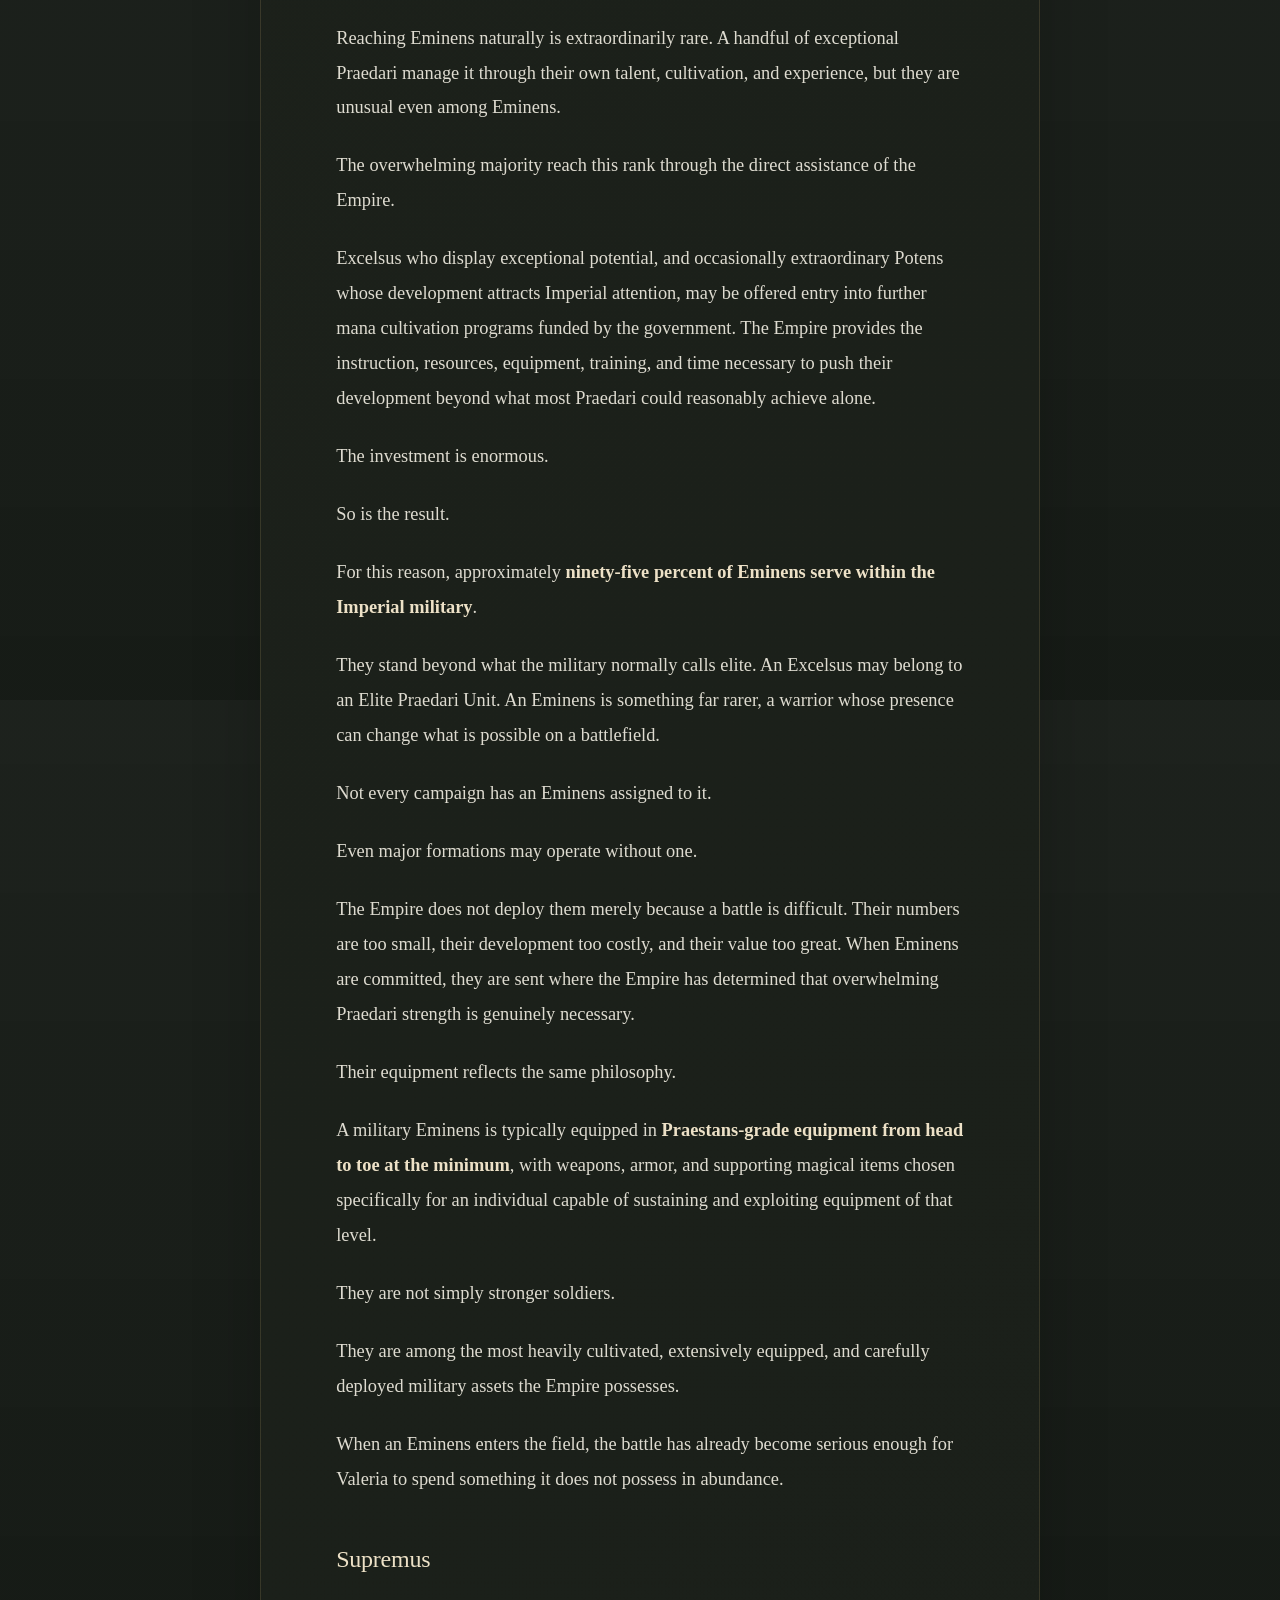
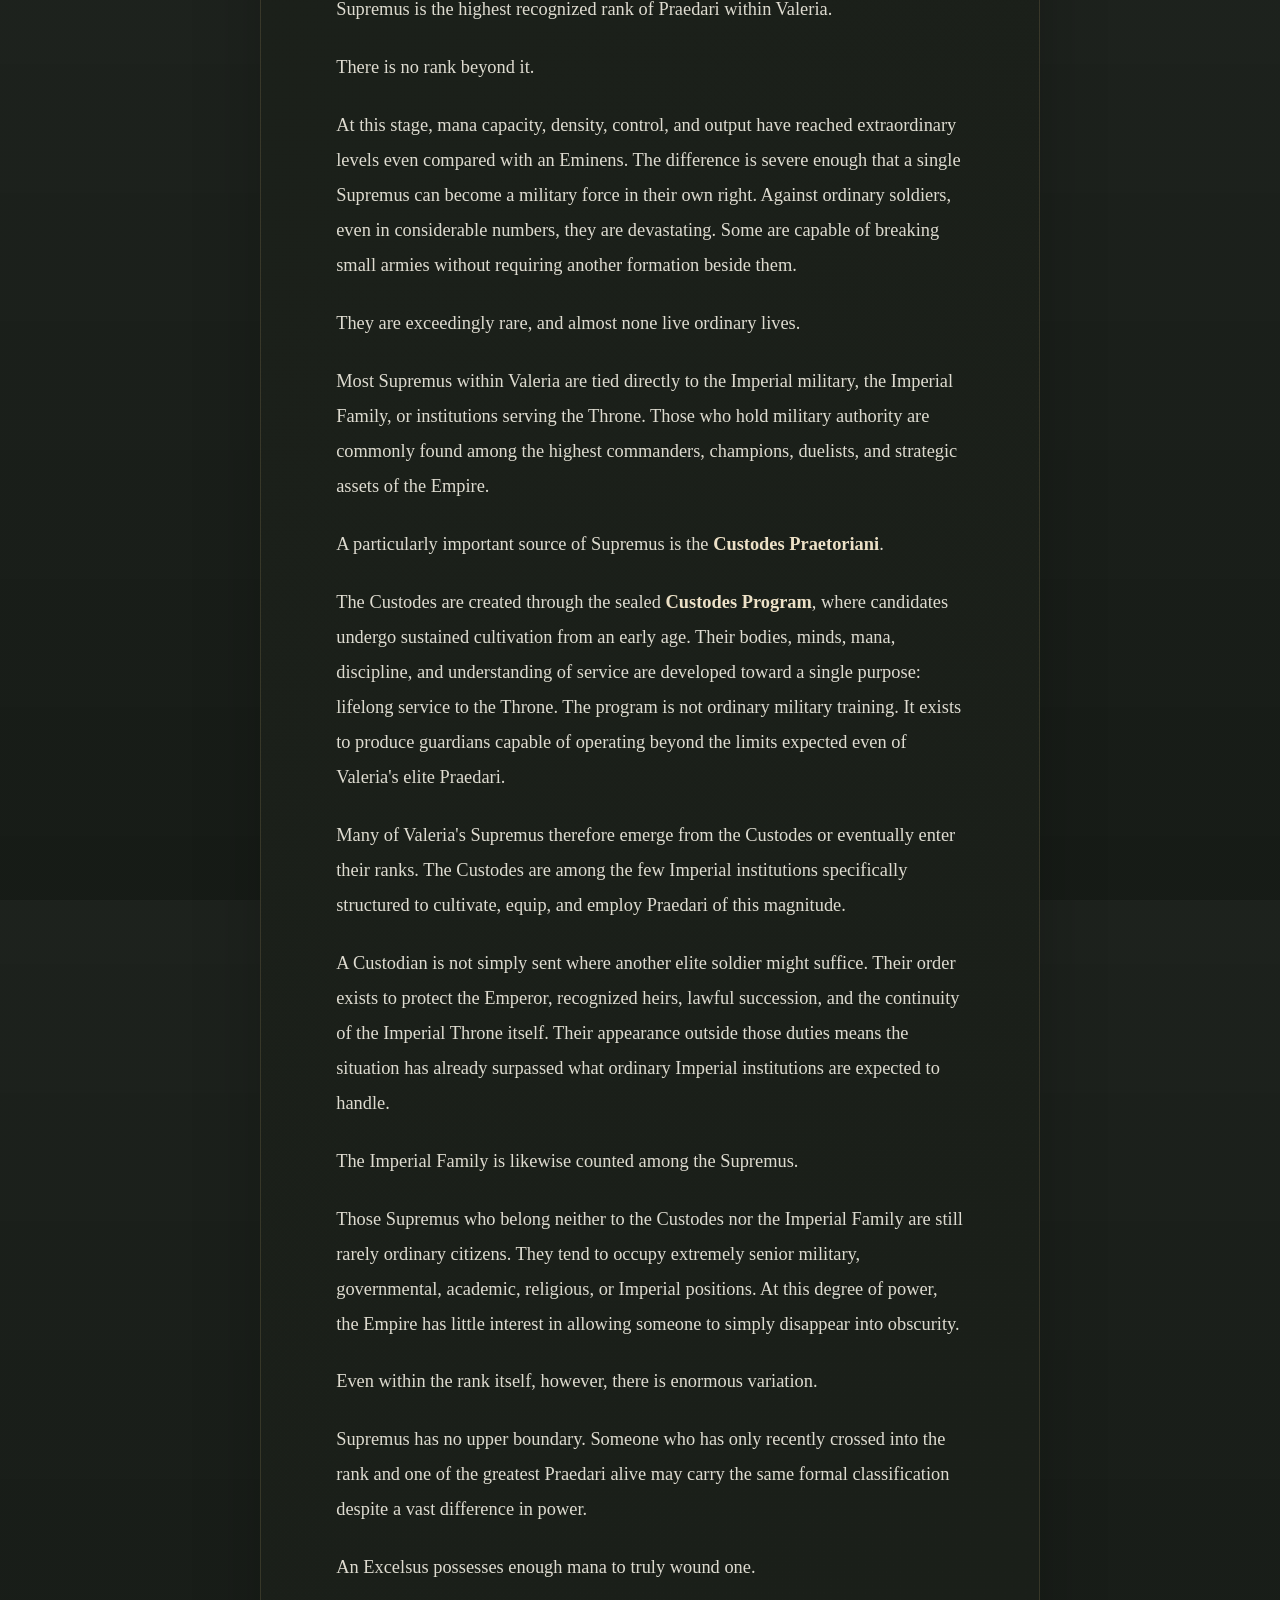
<file: mana/index.html>
<!doctype html>
<html lang="en" class="no-js">
  <head>
    
      <meta charset="utf-8">
      <meta name="viewport" content="width=device-width,initial-scale=1">
      
      
      
      
        <link rel="prev" href="..">
      
      
        <link rel="next" href="../the%20gods/">
      
      
        
      
      
      <link rel="icon" href="../assets/images/favicon.png">
      <meta name="generator" content="mkdocs-1.6.1, mkdocs-material-9.7.7">
    
    
      
        <title>Mana & Praedari - All Roads Lead to the Thousand Thrones</title>
      
    
    
      <link rel="stylesheet" href="../assets/stylesheets/main.ec1eaa64.min.css">
      
        
        <link rel="stylesheet" href="../assets/stylesheets/palette.ab4e12ef.min.css">
      
      


    
    
      
    
    
      
    
    
      <link rel="stylesheet" href="../stylesheets/extra.css">
    
    <script>__md_scope=new URL("..",location),__md_hash=e=>[...e].reduce(((e,_)=>(e<<5)-e+_.charCodeAt(0)),0),__md_get=(e,_=localStorage,t=__md_scope)=>JSON.parse(_.getItem(t.pathname+"."+e)),__md_set=(e,_,t=localStorage,a=__md_scope)=>{try{t.setItem(a.pathname+"."+e,JSON.stringify(_))}catch(e){}}</script>
    
      

    
    
  </head>
  
  
    
    
    
    
    
    <body dir="ltr" data-md-color-scheme="slate" data-md-color-primary="indigo" data-md-color-accent="indigo">
  
    
    <input class="md-toggle" data-md-toggle="drawer" type="checkbox" id="__drawer" autocomplete="off">
    <input class="md-toggle" data-md-toggle="search" type="checkbox" id="__search" autocomplete="off">
    <label class="md-overlay" for="__drawer"></label>
    <div data-md-component="skip">
      
        
        <a href="#mana" class="md-skip">
          Skip to content
        </a>
      
    </div>
    <div data-md-component="announce">
      
    </div>
    
    
      

  

<header class="md-header md-header--shadow" data-md-component="header">
  <nav class="md-header__inner md-grid" aria-label="Header">
    <a href=".." title="All Roads Lead to the Thousand Thrones" class="md-header__button md-logo" aria-label="All Roads Lead to the Thousand Thrones" data-md-component="logo">
      
  
  <svg xmlns="http://www.w3.org/2000/svg" viewBox="0 0 24 24"><path d="m15 9-3-9-3 9-9 3 9 3 3 9 3-9 9-3zM4 12l6-2 1 2zm8 8-2-6 2-1zm0-16 2 6-2 1zm2 10-1-2h7zm-5.3 3.3L5 19l1.7-3.7 1.6.5zm8.6-2L19 19l-3.7-1.7.5-1.6zM6.7 8.7 5 5l3.7 1.7-.5 1.5zm8.6-2L19 5l-1.7 3.7-1.6-.5z"/></svg>

    </a>
    <label class="md-header__button md-icon" for="__drawer">
      
      <svg xmlns="http://www.w3.org/2000/svg" viewBox="0 0 24 24"><path d="M3 6h18v2H3zm0 5h18v2H3zm0 5h18v2H3z"/></svg>
    </label>
    <div class="md-header__title" data-md-component="header-title">
      <div class="md-header__ellipsis">
        <div class="md-header__topic">
          <span class="md-ellipsis">
            All Roads Lead to the Thousand Thrones
          </span>
        </div>
        <div class="md-header__topic" data-md-component="header-topic">
          <span class="md-ellipsis">
            
              Mana & Praedari
            
          </span>
        </div>
      </div>
    </div>
    
      
    
    
    
    
      
      
        <label class="md-header__button md-icon" for="__search">
          
          <svg xmlns="http://www.w3.org/2000/svg" viewBox="0 0 24 24"><path d="M9.5 3A6.5 6.5 0 0 1 16 9.5c0 1.61-.59 3.09-1.56 4.23l.27.27h.79l5 5-1.5 1.5-5-5v-.79l-.27-.27A6.52 6.52 0 0 1 9.5 16 6.5 6.5 0 0 1 3 9.5 6.5 6.5 0 0 1 9.5 3m0 2C7 5 5 7 5 9.5S7 14 9.5 14 14 12 14 9.5 12 5 9.5 5"/></svg>
        </label>
        <div class="md-search" data-md-component="search" role="dialog">
  <label class="md-search__overlay" for="__search"></label>
  <div class="md-search__inner" role="search">
    <form class="md-search__form" name="search">
      <input type="text" class="md-search__input" name="query" aria-label="Search" placeholder="Search" autocapitalize="off" autocorrect="off" autocomplete="off" spellcheck="false" data-md-component="search-query" required>
      <label class="md-search__icon md-icon" for="__search">
        
        <svg xmlns="http://www.w3.org/2000/svg" viewBox="0 0 24 24"><path d="M9.5 3A6.5 6.5 0 0 1 16 9.5c0 1.61-.59 3.09-1.56 4.23l.27.27h.79l5 5-1.5 1.5-5-5v-.79l-.27-.27A6.52 6.52 0 0 1 9.5 16 6.5 6.5 0 0 1 3 9.5 6.5 6.5 0 0 1 9.5 3m0 2C7 5 5 7 5 9.5S7 14 9.5 14 14 12 14 9.5 12 5 9.5 5"/></svg>
        
        <svg xmlns="http://www.w3.org/2000/svg" viewBox="0 0 24 24"><path d="M20 11v2H8l5.5 5.5-1.42 1.42L4.16 12l7.92-7.92L13.5 5.5 8 11z"/></svg>
      </label>
      <nav class="md-search__options" aria-label="Search">
        
        <button type="reset" class="md-search__icon md-icon" title="Clear" aria-label="Clear" tabindex="-1">
          
          <svg xmlns="http://www.w3.org/2000/svg" viewBox="0 0 24 24"><path d="M19 6.41 17.59 5 12 10.59 6.41 5 5 6.41 10.59 12 5 17.59 6.41 19 12 13.41 17.59 19 19 17.59 13.41 12z"/></svg>
        </button>
      </nav>
      
        <div class="md-search__suggest" data-md-component="search-suggest"></div>
      
    </form>
    <div class="md-search__output">
      <div class="md-search__scrollwrap" tabindex="0" data-md-scrollfix>
        <div class="md-search-result" data-md-component="search-result">
          <div class="md-search-result__meta">
            Initializing search
          </div>
          <ol class="md-search-result__list" role="presentation"></ol>
        </div>
      </div>
    </div>
  </div>
</div>
      
    
    
  </nav>
  
</header>
    
    <div class="md-container" data-md-component="container">
      
      
        
          
        
      
      <main class="md-main" data-md-component="main">
        <div class="md-main__inner md-grid">
          
            
              
              <div class="md-sidebar md-sidebar--primary" data-md-component="sidebar" data-md-type="navigation" >
                <div class="md-sidebar__scrollwrap">
                  <div class="md-sidebar__inner">
                    



<nav class="md-nav md-nav--primary" aria-label="Navigation" data-md-level="0">
  <label class="md-nav__title" for="__drawer">
    <a href=".." title="All Roads Lead to the Thousand Thrones" class="md-nav__button md-logo" aria-label="All Roads Lead to the Thousand Thrones" data-md-component="logo">
      
  
  <svg xmlns="http://www.w3.org/2000/svg" viewBox="0 0 24 24"><path d="m15 9-3-9-3 9-9 3 9 3 3 9 3-9 9-3zM4 12l6-2 1 2zm8 8-2-6 2-1zm0-16 2 6-2 1zm2 10-1-2h7zm-5.3 3.3L5 19l1.7-3.7 1.6.5zm8.6-2L19 19l-3.7-1.7.5-1.6zM6.7 8.7 5 5l3.7 1.7-.5 1.5zm8.6-2L19 5l-1.7 3.7-1.6-.5z"/></svg>

    </a>
    All Roads Lead to the Thousand Thrones
  </label>
  
  <ul class="md-nav__list" data-md-scrollfix>
    
      
      
  
  
  
  
    <li class="md-nav__item">
      <a href=".." class="md-nav__link">
        
  
  
  <span class="md-ellipsis">
    
  
    The World of Avara
  

    
  </span>
  
  

      </a>
    </li>
  

    
      
      
  
  
    
  
  
  
    <li class="md-nav__item md-nav__item--active">
      
      <input class="md-nav__toggle md-toggle" type="checkbox" id="__toc">
      
      
        
      
      
        <label class="md-nav__link md-nav__link--active" for="__toc">
          
  
  
  <span class="md-ellipsis">
    
  
    Mana & Praedari
  

    
  </span>
  
  

          <span class="md-nav__icon md-icon"></span>
        </label>
      
      <a href="./" class="md-nav__link md-nav__link--active">
        
  
  
  <span class="md-ellipsis">
    
  
    Mana & Praedari
  

    
  </span>
  
  

      </a>
      
        

<nav class="md-nav md-nav--secondary" aria-label="Table of contents">
  
  
  
    
  
  
    <label class="md-nav__title" for="__toc">
      <span class="md-nav__icon md-icon"></span>
      Table of contents
    </label>
    <ul class="md-nav__list" data-md-component="toc" data-md-scrollfix>
      
        <li class="md-nav__item">
  <a href="#mana-reinforcement-and-resistance" class="md-nav__link">
    <span class="md-ellipsis">
      
        Mana Reinforcement and Resistance
      
    </span>
  </a>
  
</li>
      
        <li class="md-nav__item">
  <a href="#praedari" class="md-nav__link">
    <span class="md-ellipsis">
      
        Praedari
      
    </span>
  </a>
  
</li>
      
        <li class="md-nav__item">
  <a href="#praedari-ranks" class="md-nav__link">
    <span class="md-ellipsis">
      
        Praedari Ranks
      
    </span>
  </a>
  
    <nav class="md-nav" aria-label="Praedari Ranks">
      <ul class="md-nav__list">
        
          <li class="md-nav__item">
  <a href="#tiro" class="md-nav__link">
    <span class="md-ellipsis">
      
        Tiro
      
    </span>
  </a>
  
</li>
        
          <li class="md-nav__item">
  <a href="#peritus" class="md-nav__link">
    <span class="md-ellipsis">
      
        Peritus
      
    </span>
  </a>
  
</li>
        
          <li class="md-nav__item">
  <a href="#potens" class="md-nav__link">
    <span class="md-ellipsis">
      
        Potens
      
    </span>
  </a>
  
</li>
        
          <li class="md-nav__item">
  <a href="#excelsus" class="md-nav__link">
    <span class="md-ellipsis">
      
        Excelsus
      
    </span>
  </a>
  
</li>
        
          <li class="md-nav__item">
  <a href="#eminens" class="md-nav__link">
    <span class="md-ellipsis">
      
        Eminens
      
    </span>
  </a>
  
</li>
        
          <li class="md-nav__item">
  <a href="#supremus" class="md-nav__link">
    <span class="md-ellipsis">
      
        Supremus
      
    </span>
  </a>
  
</li>
        
      </ul>
    </nav>
  
</li>
      
    </ul>
  
</nav>
      
    </li>
  

    
      
      
  
  
  
  
    <li class="md-nav__item">
      <a href="../the%20gods/" class="md-nav__link">
        
  
  
  <span class="md-ellipsis">
    
  
    The Gods
  

    
  </span>
  
  

      </a>
    </li>
  

    
      
      
  
  
  
  
    <li class="md-nav__item">
      <a href="../races/" class="md-nav__link">
        
  
  
  <span class="md-ellipsis">
    
  
    Races
  

    
  </span>
  
  

      </a>
    </li>
  

    
  </ul>
</nav>
                  </div>
                </div>
              </div>
            
            
              
              <div class="md-sidebar md-sidebar--secondary" data-md-component="sidebar" data-md-type="toc" >
                <div class="md-sidebar__scrollwrap">
                  <div class="md-sidebar__inner">
                    

<nav class="md-nav md-nav--secondary" aria-label="Table of contents">
  
  
  
    
  
  
    <label class="md-nav__title" for="__toc">
      <span class="md-nav__icon md-icon"></span>
      Table of contents
    </label>
    <ul class="md-nav__list" data-md-component="toc" data-md-scrollfix>
      
        <li class="md-nav__item">
  <a href="#mana-reinforcement-and-resistance" class="md-nav__link">
    <span class="md-ellipsis">
      
        Mana Reinforcement and Resistance
      
    </span>
  </a>
  
</li>
      
        <li class="md-nav__item">
  <a href="#praedari" class="md-nav__link">
    <span class="md-ellipsis">
      
        Praedari
      
    </span>
  </a>
  
</li>
      
        <li class="md-nav__item">
  <a href="#praedari-ranks" class="md-nav__link">
    <span class="md-ellipsis">
      
        Praedari Ranks
      
    </span>
  </a>
  
    <nav class="md-nav" aria-label="Praedari Ranks">
      <ul class="md-nav__list">
        
          <li class="md-nav__item">
  <a href="#tiro" class="md-nav__link">
    <span class="md-ellipsis">
      
        Tiro
      
    </span>
  </a>
  
</li>
        
          <li class="md-nav__item">
  <a href="#peritus" class="md-nav__link">
    <span class="md-ellipsis">
      
        Peritus
      
    </span>
  </a>
  
</li>
        
          <li class="md-nav__item">
  <a href="#potens" class="md-nav__link">
    <span class="md-ellipsis">
      
        Potens
      
    </span>
  </a>
  
</li>
        
          <li class="md-nav__item">
  <a href="#excelsus" class="md-nav__link">
    <span class="md-ellipsis">
      
        Excelsus
      
    </span>
  </a>
  
</li>
        
          <li class="md-nav__item">
  <a href="#eminens" class="md-nav__link">
    <span class="md-ellipsis">
      
        Eminens
      
    </span>
  </a>
  
</li>
        
          <li class="md-nav__item">
  <a href="#supremus" class="md-nav__link">
    <span class="md-ellipsis">
      
        Supremus
      
    </span>
  </a>
  
</li>
        
      </ul>
    </nav>
  
</li>
      
    </ul>
  
</nav>
                  </div>
                </div>
              </div>
            
          
          
            <div class="md-content" data-md-component="content">
              
              <article class="md-content__inner md-typeset">
                
                  



<h1 id="mana"><strong>Mana</strong><a class="headerlink" href="#mana" title="Permanent link">&para;</a></h1>
<p class="mana-tagline"><em>Mana is life.</em></p>

<p><img
  class="mana-banner"
  src="../assets/images/mana-banner.png"
  alt="Mana artwork"
/></p>
<p>It's in a newborn's first breath, in the slow pulse under an old man's skin, in tree roots buried under winter soil. Most people never feel it, never see it, never think twice about the mana that kept their heart beating.</p>
<p>Each race has their own rates to mana retention, for humans it's one in twenty. The person will figure the mana retention somewhere around early adulthood. They can feel each breath leaves something behind. Inside their body the mana gathers instead of passing through, at first it's barely something, warmth under the skin, strength that comes too easily, a moment where the world seems to slow down for no reason. Then, if they're lucky, someone teaches them what it means.</p>
<p>Training lets the body hold more, move it faster, waste less on the same motion. Talent helps, discipline helps more. There are supposed limits to all of this, though enough people have broken them over the years that nobody seriously calls a limit absolute anymore.</p>
<p>Past all of that are the ones who make ordinary strength look like a joke. Warriors who lift what should take a team of oxen. Men who can hear a whisper from across a crowded courtyard. Swordsmen who cross a room and leave ten bodies on the floor before the first one lands. The strongest have torn through stone and timber bare-handed. There are old accounts of single warrior leaving behind enough wreckage that people assumed an army had come through.</p>
<p>That kind of power doesn't go unnoticed, neither does the mana itself. Spend it and it leaves traces of an invisible residue that lingers where violence happened, carrying something of whoever left it there. No two are quite the same, like a fingerprint pressed into the world.</p>
<p>For most people, mana is just the line between being alive and being dead.</p>
<p>For a few, it's the line between what they were born with and what they could become.</p>
<aside class="mana-summary" aria-labelledby="mana-summary-title">
  <p class="mana-summary__title" id="mana-summary-title">
    Mana at a Glance
  </p>

  <div class="mana-summary__steps">
    <div class="mana-summary__step">
      <span>Life</span>
      <p>Mana sustains every living body.</p>
    </div>

    <div class="mana-summary__step">
      <span>Retention</span>
      <p>small part of the population retains more than survival requires.</p>
    </div>

    <div class="mana-summary__step">
      <span>Cultivation</span>
      <p>Training develops that surplus into power.</p>
    </div>
  </div>
</aside>

<h2 id="mana-reinforcement-and-resistance"><strong>Mana Reinforcement and Resistance</strong><a class="headerlink" href="#mana-reinforcement-and-resistance" title="Permanent link">&para;</a></h2>
<p>As a Praedari becomes more experienced, mana does more than provide power for deliberate techniques. It begins to settle deeper into the body itself.</p>
<p>A properly trained Praedari develops a natural resistance to attacks carrying <strong>no magical property</strong>.</p>
<p>Mana reinforces flesh, bone, organs, and the structures beneath them. Steel still cuts. Bullets still strike. Fire still burns. But considerably more force is required to produce the same injury that an ordinary person would suffer.</p>
<p>A blade that should cut deeply may leave only a shallow wound. A bullet may fail to penetrate properly. An impact capable of breaking an ordinary man's bones may leave a trained Praedari bruised rather than crippled.</p>
<p>They are not invulnerable. Sufficient mundane force can still overwhelm this reinforcement.</p>
<p>That begins to change among <strong>Exceptional Praedari</strong>.</p>
<p>At that level, mana is no longer merely strengthening the body.</p>
<p>The concentration of mana within them becomes so great that it develops a kind of <strong>density of its own</strong>, permeating the body and resisting anything attempting to pass through it. Flesh remains flesh, but reaching that flesh becomes another matter entirely.</p>
<p>Against such a Praedari, an ordinary weapon may strike perfectly and still fail to produce a meaningful wound.</p>
<p>Bullets flatten or stop. Blades fail to bite deeply enough. Shrapnel, arrows, and ordinary weapons may still throw the body, tear clothing, or leave superficial marks, but they cannot reliably overcome the density of mana protecting what lies beneath.</p>
<p>For an attack to properly wound an Exceptional Praedari, <strong>a magical property is mandatory</strong>.</p>
<p>The attack must carry mana of its own.</p>
<p>Even then, merely possessing magic does not guarantee a serious injury. The mana behind the attack must possess enough power to contest the mana protecting the target. Weak enchantments may penetrate where mundane weapons cannot, yet still accomplish little against someone whose mana vastly exceeds their own.</p>
<p>The greater the Praedari, the more severe this difference becomes.</p>
<p>To reliably injure them, the attacking force must increasingly approach their own level of mana.</p>
<p>Against the strongest Praedari, this creates a brutal reality:</p>
<p><strong>power must be answered with power.</strong></p>
<p>An ordinary soldier may fire directly into one and accomplish almost nothing. Give that same soldier a properly enchanted weapon and the attack can finally draw blood. Give him a weapon carrying mana strong enough to rival the target, and the wound becomes something the Praedari can no longer simply disregard.</p>
<p>This is why magical weapons become a necessity rather than a luxury when fighting the highest ranks of Praedari.</p>
<p>Against ordinary people, enchantment makes a weapon better.</p>
<p>Against an Exceptional Praedari, enchantment is what makes the weapon a weapon at all.</p>
<h2 id="praedari"><strong>Praedari</strong><a class="headerlink" href="#praedari" title="Permanent link">&para;</a></h2>
<p>Praedari is the name given to anyone born able to hold onto more mana than the body actually needs beyond just staying alive. For most, the gift doesn't show itself until somewhere around adulthood, and from there, training decides what that surplus becomes. It might sharpen the mind, strengthen flesh and bone, quicken the nerves, deepen the senses, make minds outstretched beyond what is normal, or get shaped into outright magic. The path looks different for every Praedari, but the advantage is there from the start.</p>
<p>Even a Praedari who's considered weak by the standards of their own kind is rarely weak in any ordinary sense. Someone written off as mediocre can still, with proper training, end up stronger, faster, tougher, or sharper-eyed than an average person could ever hope to match. The gap only widens as talent and discipline pile up. A single Praedari can be powerful enough to decide the outcome of a battle, alone with a movement of a finger.</p>
<p>Mana changes the body , the stronger a Praedari gets, the longer they tend to live, since a body steeped in mana doesn't age at the same rate as an ordinary one. Wounds close more readily, organs hold up longer, and years that would wear another person down seem to pass more gently over them. Among the truly powerful, a lifespan can stretch well beyond anything most people would call natural.</p>
<p>That's why Praedari tend to be respected and feared in roughly equal measure. Their gifts have produced famous warriors, scholars, artists, rulers, hunters, and spellcasters over the years, but admiration for them has never crowded out of caution.</p>
<h2 id="praedari-ranks"><strong>Praedari Ranks</strong><a class="headerlink" href="#praedari-ranks" title="Permanent link">&para;</a></h2>
<p>Not all Praedari develop to the same degree.</p>
<p>Valeria formally divides them into six ranks according to <strong>mana capacity, density, control, output, and the extent to which mana has changed the individual</strong>.</p>
<p>These ranks do not measure spellcasting alone.</p>
<p>As mana develops, it changes the Praedari as a whole. The body becomes stronger and faster. Reflexes sharpen. Endurance increases. Senses grow more acute. Thought becomes quicker, memory more reliable, and concentration easier to maintain. Even qualities such as presence and force of personality may become more pronounced.</p>
<p>Mana does not make every Praedari equally gifted in all things. A brilliant Peritus may remain more intelligent than a dull Potens, just as natural talent, education, temperament, and experience continue to matter.</p>
<p>It strengthens what is already there.</p>
<p>Mana development also affects <strong>aging and lifespan</strong>. The stronger a Praedari becomes, the more slowly the body deteriorates. Powerful Praedari may preserve their youth for decades beyond what would be natural for their race, while the greatest among them can live far longer than ordinary people.</p>
<p>The system itself is <strong>Valerian</strong>.</p>
<p>Its standards are considered severe across much of the continent. Centuries of organized magical education and a vast population of trained Praedari have made the Empire unusually demanding. A Praedari regarded as merely competent in Valeria may already be considered elite in another human kingdom.</p>
<p>The ranks are not guarantees of victory. Discipline, experience, equipment, preparation, and individual ability still matter.</p>
<p>The rank describes what a Praedari's mana has become.</p>
<figure class="rank-plate">
  <a
    class="rank-plate__link"
    href="../assets/images/praedari%20rank.png"
    target="_blank"
    rel="noopener"
    title="Open the Praedari rank hierarchy at full size"
  >
    <img
      class="rank-plate__image"
      src="../assets/images/praedari%20rank.png"
      alt="The six Praedari ranks ascending from Tiro to Supremus"
    />
  </a>

  <figcaption>
    The six recognized Praedari ranks of Valeria. Select the image to view it at full size.
  </figcaption>
</figure>

<h3 id="tiro"><strong>Tiro</strong><a class="headerlink" href="#tiro" title="Permanent link">&para;</a></h3>
<p>Tiro is the lowest recognized stage of Praedari development. Almost all Tiro within Valeria are first- or second-year students studying within one of the Four Chartered Academies, though the term can also apply to newly discovered Praedari who have only recently begun formal cultivation.</p>
<p>They are still students.</p>
<p>A Tiro may already possess abilities far beyond those of an ordinary person, but their mana remains immature. Their control is incomplete, their cultivation is still developing, and they have not yet demonstrated the consistency expected from a fully trained Praedari.</p>
<p>Because of this, Valeria does not yet regard a Tiro as an asset of the Empire in the same sense as a graduated Praedari. They are instead considered <strong>future potential</strong>. Their education, performance, discipline, and development are still being observed to determine what that potential will eventually become.</p>
<p>Some Tiro will never progress particularly far.</p>
<p>Others are only beginning careers that may one day place them among the strongest people in the Empire.</p>
<p>At this stage, Valeria does not concern itself too much with which is which.</p>
<p>That is what the academies are meant to discover.</p>
<h3 id="peritus"><strong>Peritus</strong><a class="headerlink" href="#peritus" title="Permanent link">&para;</a></h3>
<p>Peritus is the first rank considered to possess a firm and reliable foundation in mana.</p>
<p>Most Peritus are graduates of the Imperial academies, though some late-year students may already reach this level before completing their education. By this stage, their mana reserves have grown considerably beyond those of a Tiro, and they have developed enough control to use mana consistently and safely in everyday work.</p>
<p>Most Peritus do not become soldiers.</p>
<p>They enter ordinary civilian professions throughout the Empire. They work in agriculture, construction, mechanics, metallurgy, transportation, research, medicine, manufacturing, and countless other trades where even basic mana reinforcement and control can make a worker considerably more capable than someone without it.</p>
<p>In this sense, Peritus form much of the practical foundation of Valeria's mana-using population. They are not extraordinary by Imperial standards. They are trained professionals who happen to possess abilities that would be considered exceptional in many places beyond Valeria.</p>
<p>Those who enter the military are treated differently.</p>
<p>Military Peritus are generally assigned to dedicated <strong>Praedari units</strong>, where their abilities can be properly supported and coordinated. These units are equipped with specialized weapons, armor, and magical items designed to take advantage of the soldiers' mana and allow them to perform well beyond the capabilities of ordinary troops.</p>
<p>For most academy graduates, Peritus is where education ends and actual life begins.</p>
<h3 id="potens"><strong>Potens</strong><a class="headerlink" href="#potens" title="Permanent link">&para;</a></h3>
<p>Potens represents an experienced Praedari, someone who has moved beyond the foundations of mana and learned to use it with practiced confidence.</p>
<p>By this stage, their mana reserves have grown considerably beyond those of a Peritus, while their control has become far more refined. They no longer simply understand how to use mana correctly. Years of repetition, work, training, and experience have made its use instinctive.</p>
<p>Most Potens are veterans in one form or another.</p>
<p>Many still work ordinary civilian professions throughout the Empire. A Potens may be an experienced mechanic, a respected agricultural worker, a skilled metallurgist, a researcher, an engineer, a physician, or a blacksmith whose craft has been refined through decades of working with mana. They are often the people others turn to when something difficult needs to be done properly.</p>
<p>A Peritus has the foundation.</p>
<p>A Potens has experience.</p>
<p>Within the military, Potens mark the beginning of what Valeria formally considers its <strong>Veteran Praedari units</strong>. Soldiers who reach this rank possess enough mana, control, and practical experience to be trusted with more demanding assignments and more advanced magical equipment than ordinary Praedari formations.</p>
<p>They are not merely trained mana-users anymore.</p>
<p>They are veteran practitioners, Praedari who have used their abilities long enough that mana has become inseparable from the way they work, fight, and solve problems.</p>
<h3 id="excelsus"><strong>Excelsus</strong><a class="headerlink" href="#excelsus" title="Permanent link">&para;</a></h3>
<p>Excelsus represents one of the most noticeable leaps in Praedari development.</p>
<p>The difference between a Potens and an Excelsus is not merely a larger mana reserve. By this stage, the Praedari's capacity has increased substantially, but more importantly, their control has become extraordinarily refined. Mana is no longer something they simply use well. It is something they can direct with a degree of precision, efficiency, and focus that most Praedari will never achieve.</p>
<p>This is where many begin to encounter the limits of their own development.</p>
<p>A great number of Praedari will remain Potens for the rest of their lives. Reaching Excelsus usually requires years of deliberate cultivation beyond ordinary experience, even for talented individuals. Those who succeed are uncommon enough that they rarely remain anonymous.</p>
<p>Excelsus are often renowned within their profession or region.</p>
<p>An Excelsus working in agriculture may oversee projects affecting entire provinces. A researcher may become known throughout Imperial academic circles. An engineer, metallurgist, physician, or artificer may be entrusted with work too valuable or difficult to place in ordinary hands. Whatever profession they follow, the Empire tends to use them carefully.</p>
<p>There simply are not enough of them to waste.</p>
<p>Their control has also developed beyond the limits normally seen among Peritus and Potens. An Excelsus can extend their mana beyond their own body with deliberate precision, shaping and directing it without relying entirely upon physical contact or magical items.</p>
<p>This refinement is also what makes Excelsus particularly dangerous.</p>
<p>Their mana has reached the point where it can overcome the protection of the ranks above them. An Excelsus possesses enough capacity and sufficient control to <strong>truly wound an Eminens</strong>, and even a Supremus can be injured by an attack carrying mana of this level.</p>
<p>That does not make the ranks equal.</p>
<p>An Eminens or Supremus may still possess vastly greater reserves, durability, and overall power. Excelsus simply marks the point where the Praedari has crossed the threshold necessary to meaningfully harm them.</p>
<p>Around <strong>half of all Excelsus in Valeria serve within the military</strong>.</p>
<p>Within the Imperial military, they form the core of the <strong>Elite Praedari Units</strong>. Potens may serve among veteran Praedari formations, but Excelsus are reserved for situations where ordinary or veteran forces are no longer considered sufficient.</p>
<p>Their numbers are limited enough that commanders cannot afford to deploy them carelessly. They are concentrated where their abilities can have the greatest effect and committed when the situation genuinely warrants their presence.</p>
<p>They are not soldiers the Empire spends casually.</p>
<h3 id="eminens"><strong>Eminens</strong><a class="headerlink" href="#eminens" title="Permanent link">&para;</a></h3>
<p>Eminens represents another enormous leap in Praedari development.</p>
<p>An Eminens possesses vastly greater mana reserves than an Excelsus, but the defining difference is the <strong>density</strong> that mana has achieved. Their mana has become so abundant and so tightly controlled that it saturates the body completely and begins to emanate beyond it naturally.</p>
<p>This is not a failure of control.</p>
<p>There is simply so much mana concentrated within them that it can no longer remain entirely contained.</p>
<p>That density fundamentally changes how difficult they are to injure.</p>
<p>Non-magical weapons can still strike an Eminens. Blades may cut them. Bullets may hit. Explosions may throw them from their feet. But without mana behind the attack, the resulting wounds are generally superficial. What would tear through an ordinary person may leave little more than a shallow injury upon an Eminens.</p>
<p>To inflict a truly serious wound requires mana powerful enough to penetrate that density.</p>
<p><strong>Excelsus is the minimum rank considered capable of reliably doing so.</strong></p>
<p>Reaching Eminens naturally is extraordinarily rare. A handful of exceptional Praedari manage it through their own talent, cultivation, and experience, but they are unusual even among Eminens.</p>
<p>The overwhelming majority reach this rank through the direct assistance of the Empire.</p>
<p>Excelsus who display exceptional potential, and occasionally extraordinary Potens whose development attracts Imperial attention, may be offered entry into further mana cultivation programs funded by the government. The Empire provides the instruction, resources, equipment, training, and time necessary to push their development beyond what most Praedari could reasonably achieve alone.</p>
<p>The investment is enormous.</p>
<p>So is the result.</p>
<p>For this reason, approximately <strong>ninety-five percent of Eminens serve within the Imperial military</strong>.</p>
<p>They stand beyond what the military normally calls elite. An Excelsus may belong to an Elite Praedari Unit. An Eminens is something far rarer, a warrior whose presence can change what is possible on a battlefield.</p>
<p>Not every campaign has an Eminens assigned to it.</p>
<p>Even major formations may operate without one.</p>
<p>The Empire does not deploy them merely because a battle is difficult. Their numbers are too small, their development too costly, and their value too great. When Eminens are committed, they are sent where the Empire has determined that overwhelming Praedari strength is genuinely necessary.</p>
<p>Their equipment reflects the same philosophy.</p>
<p>A military Eminens is typically equipped in <strong>Praestans-grade equipment from head to toe at the minimum</strong>, with weapons, armor, and supporting magical items chosen specifically for an individual capable of sustaining and exploiting equipment of that level.</p>
<p>They are not simply stronger soldiers.</p>
<p>They are among the most heavily cultivated, extensively equipped, and carefully deployed military assets the Empire possesses.</p>
<p>When an Eminens enters the field, the battle has already become serious enough for Valeria to spend something it does not possess in abundance.</p>
<h3 id="supremus"><strong>Supremus</strong><a class="headerlink" href="#supremus" title="Permanent link">&para;</a></h3>
<p>Supremus is the highest recognized rank of Praedari within Valeria.</p>
<p>There is no rank beyond it.</p>
<p>At this stage, mana capacity, density, control, and output have reached extraordinary levels even compared with an Eminens. The difference is severe enough that a single Supremus can become a military force in their own right. Against ordinary soldiers, even in considerable numbers, they are devastating. Some are capable of breaking small armies without requiring another formation beside them.</p>
<p>They are exceedingly rare, and almost none live ordinary lives.</p>
<p>Most Supremus within Valeria are tied directly to the Imperial military, the Imperial Family, or institutions serving the Throne. Those who hold military authority are commonly found among the highest commanders, champions, duelists, and strategic assets of the Empire.</p>
<p>A particularly important source of Supremus is the <strong>Custodes Praetoriani</strong>.</p>
<p>The Custodes are created through the sealed <strong>Custodes Program</strong>, where candidates undergo sustained cultivation from an early age. Their bodies, minds, mana, discipline, and understanding of service are developed toward a single purpose: lifelong service to the Throne. The program is not ordinary military training. It exists to produce guardians capable of operating beyond the limits expected even of Valeria's elite Praedari.</p>
<p>Many of Valeria's Supremus therefore emerge from the Custodes or eventually enter their ranks. The Custodes are among the few Imperial institutions specifically structured to cultivate, equip, and employ Praedari of this magnitude.</p>
<p>A Custodian is not simply sent where another elite soldier might suffice. Their order exists to protect the Emperor, recognized heirs, lawful succession, and the continuity of the Imperial Throne itself. Their appearance outside those duties means the situation has already surpassed what ordinary Imperial institutions are expected to handle.</p>
<p>The Imperial Family is likewise counted among the Supremus.</p>
<p>Those Supremus who belong neither to the Custodes nor the Imperial Family are still rarely ordinary citizens. They tend to occupy extremely senior military, governmental, academic, religious, or Imperial positions. At this degree of power, the Empire has little interest in allowing someone to simply disappear into obscurity.</p>
<p>Even within the rank itself, however, there is enormous variation.</p>
<p>Supremus has no upper boundary. Someone who has only recently crossed into the rank and one of the greatest Praedari alive may carry the same formal classification despite a vast difference in power.</p>
<p>An Excelsus possesses enough mana to truly wound one.</p>
<p>An Eminens may be powerful enough to confront one.</p>
<p>But another Supremus is among the few opponents capable of meeting one without beginning the fight at an overwhelming disadvantage.</p>
<p>They are not merely the elite of Valeria.</p>
<p>They are the people Valeria creates, cultivates, and preserves for the situations in which ordinary definitions of military force have stopped being sufficient.</p>
<hr />
<p><a href="../">← Return to All Roads Lead to the Thousand Thrones</a></p>












                
              </article>
            </div>
          
          
<script>var target=document.getElementById(location.hash.slice(1));target&&target.name&&(target.checked=target.name.startsWith("__tabbed_"))</script>
        </div>
        
          <button type="button" class="md-top md-icon" data-md-component="top" hidden>
  
  <svg xmlns="http://www.w3.org/2000/svg" viewBox="0 0 24 24"><path d="M13 20h-2V8l-5.5 5.5-1.42-1.42L12 4.16l7.92 7.92-1.42 1.42L13 8z"/></svg>
  Back to top
</button>
        
      </main>
      
        <footer class="md-footer">
  
    
      
      <nav class="md-footer__inner md-grid" aria-label="Footer" >
        
          
          <a href=".." class="md-footer__link md-footer__link--prev" aria-label="Previous: The World of Avara">
            <div class="md-footer__button md-icon">
              
              <svg xmlns="http://www.w3.org/2000/svg" viewBox="0 0 24 24"><path d="M20 11v2H8l5.5 5.5-1.42 1.42L4.16 12l7.92-7.92L13.5 5.5 8 11z"/></svg>
            </div>
            <div class="md-footer__title">
              <span class="md-footer__direction">
                Previous
              </span>
              <div class="md-ellipsis">
                The World of Avara
              </div>
            </div>
          </a>
        
        
          
          <a href="../the%20gods/" class="md-footer__link md-footer__link--next" aria-label="Next: The Gods">
            <div class="md-footer__title">
              <span class="md-footer__direction">
                Next
              </span>
              <div class="md-ellipsis">
                The Gods
              </div>
            </div>
            <div class="md-footer__button md-icon">
              
              <svg xmlns="http://www.w3.org/2000/svg" viewBox="0 0 24 24"><path d="M4 11v2h12l-5.5 5.5 1.42 1.42L19.84 12l-7.92-7.92L10.5 5.5 16 11z"/></svg>
            </div>
          </a>
        
      </nav>
    
  
  <div class="md-footer-meta md-typeset">
    <div class="md-footer-meta__inner md-grid">
      <div class="md-copyright">
  
  
    Made with
    <a href="https://squidfunk.github.io/mkdocs-material/" target="_blank" rel="noopener">
      Material for MkDocs
    </a>
  
</div>
      
    </div>
  </div>
</footer>
      
    </div>
    <div class="md-dialog" data-md-component="dialog">
      <div class="md-dialog__inner md-typeset"></div>
    </div>
    
    
    
      
      
      <script id="__config" type="application/json">{"annotate": null, "base": "..", "features": ["navigation.top", "navigation.footer", "search.suggest", "search.highlight"], "search": "../assets/javascripts/workers/search.2c215733.min.js", "tags": null, "translations": {"clipboard.copied": "Copied to clipboard", "clipboard.copy": "Copy to clipboard", "search.result.more.one": "1 more on this page", "search.result.more.other": "# more on this page", "search.result.none": "No matching documents", "search.result.one": "1 matching document", "search.result.other": "# matching documents", "search.result.placeholder": "Type to start searching", "search.result.term.missing": "Missing", "select.version": "Select version"}, "version": null}</script>
    
    
      <script src="../assets/javascripts/bundle.d7400e89.min.js"></script>
      
    
  </body>
</html>
</file>
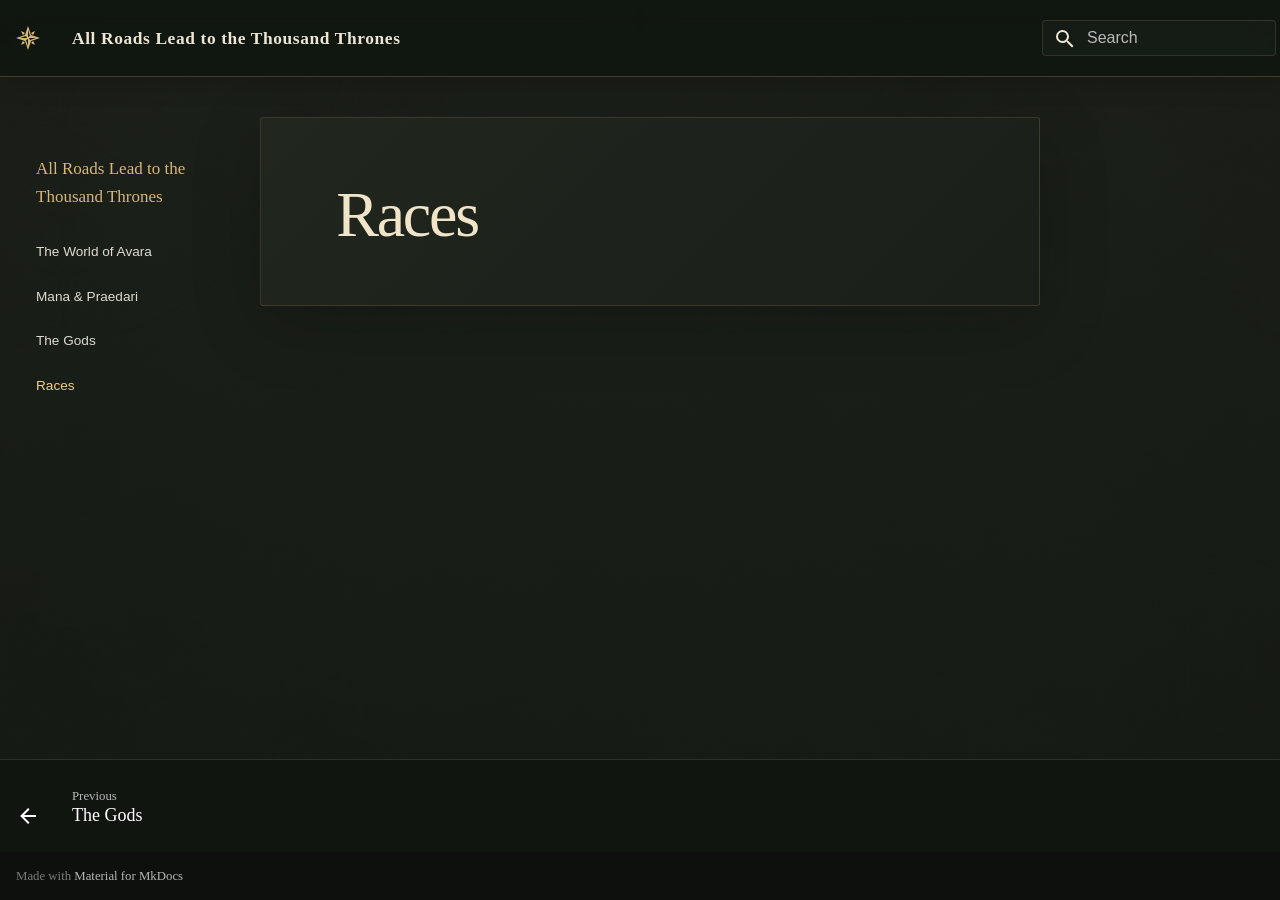
<file: races/index.html>
<!doctype html>
<html lang="en" class="no-js">
  <head>
    
      <meta charset="utf-8">
      <meta name="viewport" content="width=device-width,initial-scale=1">
      
      
      
      
        <link rel="prev" href="../the%20gods/">
      
      
      
        
      
      
      <link rel="icon" href="../assets/images/favicon.png">
      <meta name="generator" content="mkdocs-1.6.1, mkdocs-material-9.7.7">
    
    
      
        <title>Races - All Roads Lead to the Thousand Thrones</title>
      
    
    
      <link rel="stylesheet" href="../assets/stylesheets/main.ec1eaa64.min.css">
      
        
        <link rel="stylesheet" href="../assets/stylesheets/palette.ab4e12ef.min.css">
      
      


    
    
      
    
    
      
    
    
      <link rel="stylesheet" href="../stylesheets/extra.css">
    
    <script>__md_scope=new URL("..",location),__md_hash=e=>[...e].reduce(((e,_)=>(e<<5)-e+_.charCodeAt(0)),0),__md_get=(e,_=localStorage,t=__md_scope)=>JSON.parse(_.getItem(t.pathname+"."+e)),__md_set=(e,_,t=localStorage,a=__md_scope)=>{try{t.setItem(a.pathname+"."+e,JSON.stringify(_))}catch(e){}}</script>
    
      

    
    
  </head>
  
  
    
    
    
    
    
    <body dir="ltr" data-md-color-scheme="slate" data-md-color-primary="indigo" data-md-color-accent="indigo">
  
    
    <input class="md-toggle" data-md-toggle="drawer" type="checkbox" id="__drawer" autocomplete="off">
    <input class="md-toggle" data-md-toggle="search" type="checkbox" id="__search" autocomplete="off">
    <label class="md-overlay" for="__drawer"></label>
    <div data-md-component="skip">
      
    </div>
    <div data-md-component="announce">
      
    </div>
    
    
      

  

<header class="md-header md-header--shadow" data-md-component="header">
  <nav class="md-header__inner md-grid" aria-label="Header">
    <a href=".." title="All Roads Lead to the Thousand Thrones" class="md-header__button md-logo" aria-label="All Roads Lead to the Thousand Thrones" data-md-component="logo">
      
  
  <svg xmlns="http://www.w3.org/2000/svg" viewBox="0 0 24 24"><path d="m15 9-3-9-3 9-9 3 9 3 3 9 3-9 9-3zM4 12l6-2 1 2zm8 8-2-6 2-1zm0-16 2 6-2 1zm2 10-1-2h7zm-5.3 3.3L5 19l1.7-3.7 1.6.5zm8.6-2L19 19l-3.7-1.7.5-1.6zM6.7 8.7 5 5l3.7 1.7-.5 1.5zm8.6-2L19 5l-1.7 3.7-1.6-.5z"/></svg>

    </a>
    <label class="md-header__button md-icon" for="__drawer">
      
      <svg xmlns="http://www.w3.org/2000/svg" viewBox="0 0 24 24"><path d="M3 6h18v2H3zm0 5h18v2H3zm0 5h18v2H3z"/></svg>
    </label>
    <div class="md-header__title" data-md-component="header-title">
      <div class="md-header__ellipsis">
        <div class="md-header__topic">
          <span class="md-ellipsis">
            All Roads Lead to the Thousand Thrones
          </span>
        </div>
        <div class="md-header__topic" data-md-component="header-topic">
          <span class="md-ellipsis">
            
              Races
            
          </span>
        </div>
      </div>
    </div>
    
      
    
    
    
    
      
      
        <label class="md-header__button md-icon" for="__search">
          
          <svg xmlns="http://www.w3.org/2000/svg" viewBox="0 0 24 24"><path d="M9.5 3A6.5 6.5 0 0 1 16 9.5c0 1.61-.59 3.09-1.56 4.23l.27.27h.79l5 5-1.5 1.5-5-5v-.79l-.27-.27A6.52 6.52 0 0 1 9.5 16 6.5 6.5 0 0 1 3 9.5 6.5 6.5 0 0 1 9.5 3m0 2C7 5 5 7 5 9.5S7 14 9.5 14 14 12 14 9.5 12 5 9.5 5"/></svg>
        </label>
        <div class="md-search" data-md-component="search" role="dialog">
  <label class="md-search__overlay" for="__search"></label>
  <div class="md-search__inner" role="search">
    <form class="md-search__form" name="search">
      <input type="text" class="md-search__input" name="query" aria-label="Search" placeholder="Search" autocapitalize="off" autocorrect="off" autocomplete="off" spellcheck="false" data-md-component="search-query" required>
      <label class="md-search__icon md-icon" for="__search">
        
        <svg xmlns="http://www.w3.org/2000/svg" viewBox="0 0 24 24"><path d="M9.5 3A6.5 6.5 0 0 1 16 9.5c0 1.61-.59 3.09-1.56 4.23l.27.27h.79l5 5-1.5 1.5-5-5v-.79l-.27-.27A6.52 6.52 0 0 1 9.5 16 6.5 6.5 0 0 1 3 9.5 6.5 6.5 0 0 1 9.5 3m0 2C7 5 5 7 5 9.5S7 14 9.5 14 14 12 14 9.5 12 5 9.5 5"/></svg>
        
        <svg xmlns="http://www.w3.org/2000/svg" viewBox="0 0 24 24"><path d="M20 11v2H8l5.5 5.5-1.42 1.42L4.16 12l7.92-7.92L13.5 5.5 8 11z"/></svg>
      </label>
      <nav class="md-search__options" aria-label="Search">
        
        <button type="reset" class="md-search__icon md-icon" title="Clear" aria-label="Clear" tabindex="-1">
          
          <svg xmlns="http://www.w3.org/2000/svg" viewBox="0 0 24 24"><path d="M19 6.41 17.59 5 12 10.59 6.41 5 5 6.41 10.59 12 5 17.59 6.41 19 12 13.41 17.59 19 19 17.59 13.41 12z"/></svg>
        </button>
      </nav>
      
        <div class="md-search__suggest" data-md-component="search-suggest"></div>
      
    </form>
    <div class="md-search__output">
      <div class="md-search__scrollwrap" tabindex="0" data-md-scrollfix>
        <div class="md-search-result" data-md-component="search-result">
          <div class="md-search-result__meta">
            Initializing search
          </div>
          <ol class="md-search-result__list" role="presentation"></ol>
        </div>
      </div>
    </div>
  </div>
</div>
      
    
    
  </nav>
  
</header>
    
    <div class="md-container" data-md-component="container">
      
      
        
          
        
      
      <main class="md-main" data-md-component="main">
        <div class="md-main__inner md-grid">
          
            
              
              <div class="md-sidebar md-sidebar--primary" data-md-component="sidebar" data-md-type="navigation" >
                <div class="md-sidebar__scrollwrap">
                  <div class="md-sidebar__inner">
                    



<nav class="md-nav md-nav--primary" aria-label="Navigation" data-md-level="0">
  <label class="md-nav__title" for="__drawer">
    <a href=".." title="All Roads Lead to the Thousand Thrones" class="md-nav__button md-logo" aria-label="All Roads Lead to the Thousand Thrones" data-md-component="logo">
      
  
  <svg xmlns="http://www.w3.org/2000/svg" viewBox="0 0 24 24"><path d="m15 9-3-9-3 9-9 3 9 3 3 9 3-9 9-3zM4 12l6-2 1 2zm8 8-2-6 2-1zm0-16 2 6-2 1zm2 10-1-2h7zm-5.3 3.3L5 19l1.7-3.7 1.6.5zm8.6-2L19 19l-3.7-1.7.5-1.6zM6.7 8.7 5 5l3.7 1.7-.5 1.5zm8.6-2L19 5l-1.7 3.7-1.6-.5z"/></svg>

    </a>
    All Roads Lead to the Thousand Thrones
  </label>
  
  <ul class="md-nav__list" data-md-scrollfix>
    
      
      
  
  
  
  
    <li class="md-nav__item">
      <a href=".." class="md-nav__link">
        
  
  
  <span class="md-ellipsis">
    
  
    The World of Avara
  

    
  </span>
  
  

      </a>
    </li>
  

    
      
      
  
  
  
  
    <li class="md-nav__item">
      <a href="../mana/" class="md-nav__link">
        
  
  
  <span class="md-ellipsis">
    
  
    Mana & Praedari
  

    
  </span>
  
  

      </a>
    </li>
  

    
      
      
  
  
  
  
    <li class="md-nav__item">
      <a href="../the%20gods/" class="md-nav__link">
        
  
  
  <span class="md-ellipsis">
    
  
    The Gods
  

    
  </span>
  
  

      </a>
    </li>
  

    
      
      
  
  
    
  
  
  
    <li class="md-nav__item md-nav__item--active">
      
      <input class="md-nav__toggle md-toggle" type="checkbox" id="__toc">
      
      
      
      <a href="./" class="md-nav__link md-nav__link--active">
        
  
  
  <span class="md-ellipsis">
    
  
    Races
  

    
  </span>
  
  

      </a>
      
    </li>
  

    
  </ul>
</nav>
                  </div>
                </div>
              </div>
            
            
              
              <div class="md-sidebar md-sidebar--secondary" data-md-component="sidebar" data-md-type="toc" >
                <div class="md-sidebar__scrollwrap">
                  <div class="md-sidebar__inner">
                    

<nav class="md-nav md-nav--secondary" aria-label="Table of contents">
  
  
  
  
</nav>
                  </div>
                </div>
              </div>
            
          
          
            <div class="md-content" data-md-component="content">
              
              <article class="md-content__inner md-typeset">
                
                  



  <h1>Races</h1>














                
              </article>
            </div>
          
          
<script>var target=document.getElementById(location.hash.slice(1));target&&target.name&&(target.checked=target.name.startsWith("__tabbed_"))</script>
        </div>
        
          <button type="button" class="md-top md-icon" data-md-component="top" hidden>
  
  <svg xmlns="http://www.w3.org/2000/svg" viewBox="0 0 24 24"><path d="M13 20h-2V8l-5.5 5.5-1.42-1.42L12 4.16l7.92 7.92-1.42 1.42L13 8z"/></svg>
  Back to top
</button>
        
      </main>
      
        <footer class="md-footer">
  
    
      
      <nav class="md-footer__inner md-grid" aria-label="Footer" >
        
          
          <a href="../the%20gods/" class="md-footer__link md-footer__link--prev" aria-label="Previous: The Gods">
            <div class="md-footer__button md-icon">
              
              <svg xmlns="http://www.w3.org/2000/svg" viewBox="0 0 24 24"><path d="M20 11v2H8l5.5 5.5-1.42 1.42L4.16 12l7.92-7.92L13.5 5.5 8 11z"/></svg>
            </div>
            <div class="md-footer__title">
              <span class="md-footer__direction">
                Previous
              </span>
              <div class="md-ellipsis">
                The Gods
              </div>
            </div>
          </a>
        
        
      </nav>
    
  
  <div class="md-footer-meta md-typeset">
    <div class="md-footer-meta__inner md-grid">
      <div class="md-copyright">
  
  
    Made with
    <a href="https://squidfunk.github.io/mkdocs-material/" target="_blank" rel="noopener">
      Material for MkDocs
    </a>
  
</div>
      
    </div>
  </div>
</footer>
      
    </div>
    <div class="md-dialog" data-md-component="dialog">
      <div class="md-dialog__inner md-typeset"></div>
    </div>
    
    
    
      
      
      <script id="__config" type="application/json">{"annotate": null, "base": "..", "features": ["navigation.top", "navigation.footer", "search.suggest", "search.highlight"], "search": "../assets/javascripts/workers/search.2c215733.min.js", "tags": null, "translations": {"clipboard.copied": "Copied to clipboard", "clipboard.copy": "Copy to clipboard", "search.result.more.one": "1 more on this page", "search.result.more.other": "# more on this page", "search.result.none": "No matching documents", "search.result.one": "1 matching document", "search.result.other": "# matching documents", "search.result.placeholder": "Type to start searching", "search.result.term.missing": "Missing", "select.version": "Select version"}, "version": null}</script>
    
    
      <script src="../assets/javascripts/bundle.d7400e89.min.js"></script>
      
    
  </body>
</html>
</file>
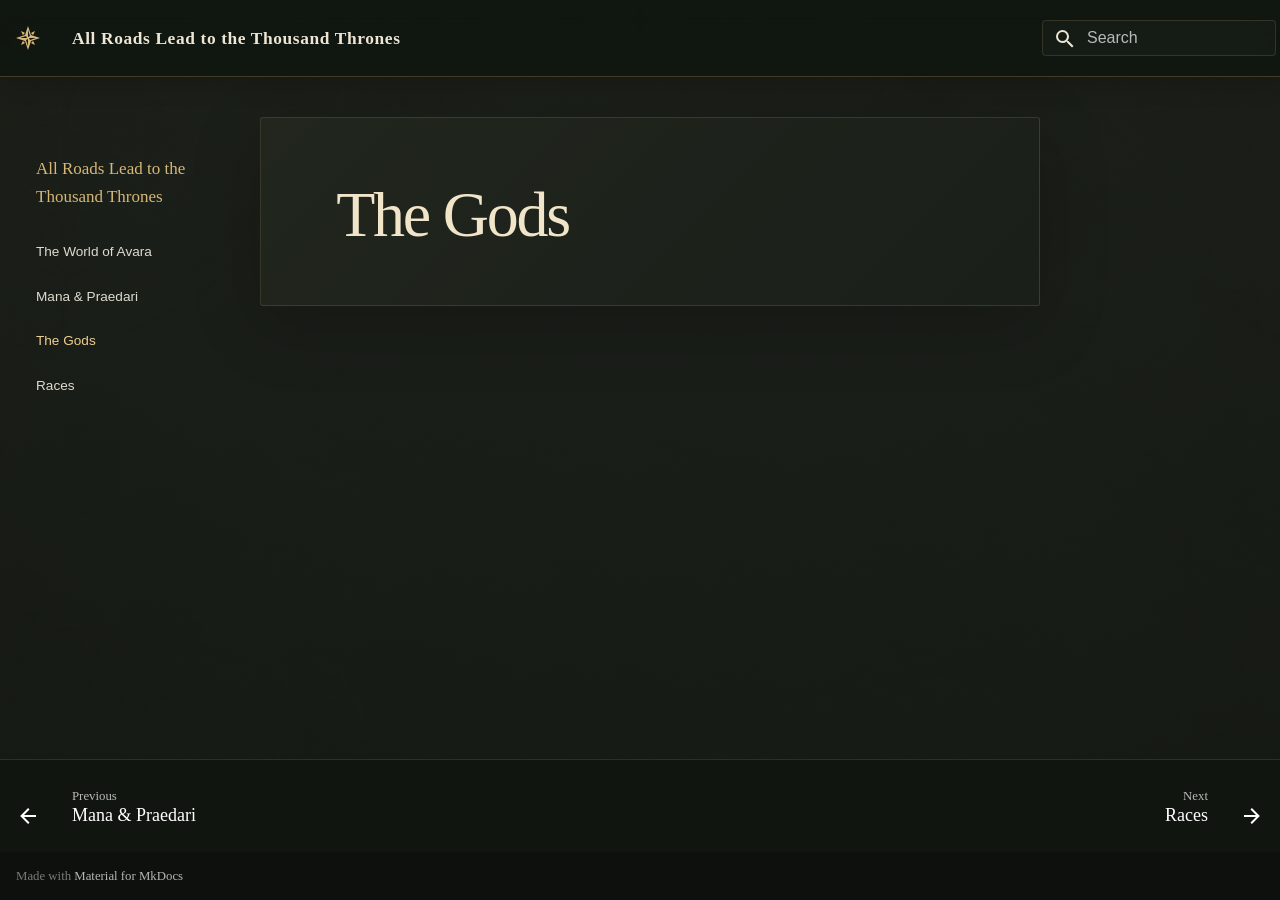
<file: the gods/index.html>
<!doctype html>
<html lang="en" class="no-js">
  <head>
    
      <meta charset="utf-8">
      <meta name="viewport" content="width=device-width,initial-scale=1">
      
      
      
      
        <link rel="prev" href="../mana/">
      
      
        <link rel="next" href="../races/">
      
      
        
      
      
      <link rel="icon" href="../assets/images/favicon.png">
      <meta name="generator" content="mkdocs-1.6.1, mkdocs-material-9.7.7">
    
    
      
        <title>The Gods - All Roads Lead to the Thousand Thrones</title>
      
    
    
      <link rel="stylesheet" href="../assets/stylesheets/main.ec1eaa64.min.css">
      
        
        <link rel="stylesheet" href="../assets/stylesheets/palette.ab4e12ef.min.css">
      
      


    
    
      
    
    
      
    
    
      <link rel="stylesheet" href="../stylesheets/extra.css">
    
    <script>__md_scope=new URL("..",location),__md_hash=e=>[...e].reduce(((e,_)=>(e<<5)-e+_.charCodeAt(0)),0),__md_get=(e,_=localStorage,t=__md_scope)=>JSON.parse(_.getItem(t.pathname+"."+e)),__md_set=(e,_,t=localStorage,a=__md_scope)=>{try{t.setItem(a.pathname+"."+e,JSON.stringify(_))}catch(e){}}</script>
    
      

    
    
  </head>
  
  
    
    
    
    
    
    <body dir="ltr" data-md-color-scheme="slate" data-md-color-primary="indigo" data-md-color-accent="indigo">
  
    
    <input class="md-toggle" data-md-toggle="drawer" type="checkbox" id="__drawer" autocomplete="off">
    <input class="md-toggle" data-md-toggle="search" type="checkbox" id="__search" autocomplete="off">
    <label class="md-overlay" for="__drawer"></label>
    <div data-md-component="skip">
      
    </div>
    <div data-md-component="announce">
      
    </div>
    
    
      

  

<header class="md-header md-header--shadow" data-md-component="header">
  <nav class="md-header__inner md-grid" aria-label="Header">
    <a href=".." title="All Roads Lead to the Thousand Thrones" class="md-header__button md-logo" aria-label="All Roads Lead to the Thousand Thrones" data-md-component="logo">
      
  
  <svg xmlns="http://www.w3.org/2000/svg" viewBox="0 0 24 24"><path d="m15 9-3-9-3 9-9 3 9 3 3 9 3-9 9-3zM4 12l6-2 1 2zm8 8-2-6 2-1zm0-16 2 6-2 1zm2 10-1-2h7zm-5.3 3.3L5 19l1.7-3.7 1.6.5zm8.6-2L19 19l-3.7-1.7.5-1.6zM6.7 8.7 5 5l3.7 1.7-.5 1.5zm8.6-2L19 5l-1.7 3.7-1.6-.5z"/></svg>

    </a>
    <label class="md-header__button md-icon" for="__drawer">
      
      <svg xmlns="http://www.w3.org/2000/svg" viewBox="0 0 24 24"><path d="M3 6h18v2H3zm0 5h18v2H3zm0 5h18v2H3z"/></svg>
    </label>
    <div class="md-header__title" data-md-component="header-title">
      <div class="md-header__ellipsis">
        <div class="md-header__topic">
          <span class="md-ellipsis">
            All Roads Lead to the Thousand Thrones
          </span>
        </div>
        <div class="md-header__topic" data-md-component="header-topic">
          <span class="md-ellipsis">
            
              The Gods
            
          </span>
        </div>
      </div>
    </div>
    
      
    
    
    
    
      
      
        <label class="md-header__button md-icon" for="__search">
          
          <svg xmlns="http://www.w3.org/2000/svg" viewBox="0 0 24 24"><path d="M9.5 3A6.5 6.5 0 0 1 16 9.5c0 1.61-.59 3.09-1.56 4.23l.27.27h.79l5 5-1.5 1.5-5-5v-.79l-.27-.27A6.52 6.52 0 0 1 9.5 16 6.5 6.5 0 0 1 3 9.5 6.5 6.5 0 0 1 9.5 3m0 2C7 5 5 7 5 9.5S7 14 9.5 14 14 12 14 9.5 12 5 9.5 5"/></svg>
        </label>
        <div class="md-search" data-md-component="search" role="dialog">
  <label class="md-search__overlay" for="__search"></label>
  <div class="md-search__inner" role="search">
    <form class="md-search__form" name="search">
      <input type="text" class="md-search__input" name="query" aria-label="Search" placeholder="Search" autocapitalize="off" autocorrect="off" autocomplete="off" spellcheck="false" data-md-component="search-query" required>
      <label class="md-search__icon md-icon" for="__search">
        
        <svg xmlns="http://www.w3.org/2000/svg" viewBox="0 0 24 24"><path d="M9.5 3A6.5 6.5 0 0 1 16 9.5c0 1.61-.59 3.09-1.56 4.23l.27.27h.79l5 5-1.5 1.5-5-5v-.79l-.27-.27A6.52 6.52 0 0 1 9.5 16 6.5 6.5 0 0 1 3 9.5 6.5 6.5 0 0 1 9.5 3m0 2C7 5 5 7 5 9.5S7 14 9.5 14 14 12 14 9.5 12 5 9.5 5"/></svg>
        
        <svg xmlns="http://www.w3.org/2000/svg" viewBox="0 0 24 24"><path d="M20 11v2H8l5.5 5.5-1.42 1.42L4.16 12l7.92-7.92L13.5 5.5 8 11z"/></svg>
      </label>
      <nav class="md-search__options" aria-label="Search">
        
        <button type="reset" class="md-search__icon md-icon" title="Clear" aria-label="Clear" tabindex="-1">
          
          <svg xmlns="http://www.w3.org/2000/svg" viewBox="0 0 24 24"><path d="M19 6.41 17.59 5 12 10.59 6.41 5 5 6.41 10.59 12 5 17.59 6.41 19 12 13.41 17.59 19 19 17.59 13.41 12z"/></svg>
        </button>
      </nav>
      
        <div class="md-search__suggest" data-md-component="search-suggest"></div>
      
    </form>
    <div class="md-search__output">
      <div class="md-search__scrollwrap" tabindex="0" data-md-scrollfix>
        <div class="md-search-result" data-md-component="search-result">
          <div class="md-search-result__meta">
            Initializing search
          </div>
          <ol class="md-search-result__list" role="presentation"></ol>
        </div>
      </div>
    </div>
  </div>
</div>
      
    
    
  </nav>
  
</header>
    
    <div class="md-container" data-md-component="container">
      
      
        
          
        
      
      <main class="md-main" data-md-component="main">
        <div class="md-main__inner md-grid">
          
            
              
              <div class="md-sidebar md-sidebar--primary" data-md-component="sidebar" data-md-type="navigation" >
                <div class="md-sidebar__scrollwrap">
                  <div class="md-sidebar__inner">
                    



<nav class="md-nav md-nav--primary" aria-label="Navigation" data-md-level="0">
  <label class="md-nav__title" for="__drawer">
    <a href=".." title="All Roads Lead to the Thousand Thrones" class="md-nav__button md-logo" aria-label="All Roads Lead to the Thousand Thrones" data-md-component="logo">
      
  
  <svg xmlns="http://www.w3.org/2000/svg" viewBox="0 0 24 24"><path d="m15 9-3-9-3 9-9 3 9 3 3 9 3-9 9-3zM4 12l6-2 1 2zm8 8-2-6 2-1zm0-16 2 6-2 1zm2 10-1-2h7zm-5.3 3.3L5 19l1.7-3.7 1.6.5zm8.6-2L19 19l-3.7-1.7.5-1.6zM6.7 8.7 5 5l3.7 1.7-.5 1.5zm8.6-2L19 5l-1.7 3.7-1.6-.5z"/></svg>

    </a>
    All Roads Lead to the Thousand Thrones
  </label>
  
  <ul class="md-nav__list" data-md-scrollfix>
    
      
      
  
  
  
  
    <li class="md-nav__item">
      <a href=".." class="md-nav__link">
        
  
  
  <span class="md-ellipsis">
    
  
    The World of Avara
  

    
  </span>
  
  

      </a>
    </li>
  

    
      
      
  
  
  
  
    <li class="md-nav__item">
      <a href="../mana/" class="md-nav__link">
        
  
  
  <span class="md-ellipsis">
    
  
    Mana & Praedari
  

    
  </span>
  
  

      </a>
    </li>
  

    
      
      
  
  
    
  
  
  
    <li class="md-nav__item md-nav__item--active">
      
      <input class="md-nav__toggle md-toggle" type="checkbox" id="__toc">
      
      
      
      <a href="./" class="md-nav__link md-nav__link--active">
        
  
  
  <span class="md-ellipsis">
    
  
    The Gods
  

    
  </span>
  
  

      </a>
      
    </li>
  

    
      
      
  
  
  
  
    <li class="md-nav__item">
      <a href="../races/" class="md-nav__link">
        
  
  
  <span class="md-ellipsis">
    
  
    Races
  

    
  </span>
  
  

      </a>
    </li>
  

    
  </ul>
</nav>
                  </div>
                </div>
              </div>
            
            
              
              <div class="md-sidebar md-sidebar--secondary" data-md-component="sidebar" data-md-type="toc" >
                <div class="md-sidebar__scrollwrap">
                  <div class="md-sidebar__inner">
                    

<nav class="md-nav md-nav--secondary" aria-label="Table of contents">
  
  
  
  
</nav>
                  </div>
                </div>
              </div>
            
          
          
            <div class="md-content" data-md-component="content">
              
              <article class="md-content__inner md-typeset">
                
                  



  <h1>The Gods</h1>














                
              </article>
            </div>
          
          
<script>var target=document.getElementById(location.hash.slice(1));target&&target.name&&(target.checked=target.name.startsWith("__tabbed_"))</script>
        </div>
        
          <button type="button" class="md-top md-icon" data-md-component="top" hidden>
  
  <svg xmlns="http://www.w3.org/2000/svg" viewBox="0 0 24 24"><path d="M13 20h-2V8l-5.5 5.5-1.42-1.42L12 4.16l7.92 7.92-1.42 1.42L13 8z"/></svg>
  Back to top
</button>
        
      </main>
      
        <footer class="md-footer">
  
    
      
      <nav class="md-footer__inner md-grid" aria-label="Footer" >
        
          
          <a href="../mana/" class="md-footer__link md-footer__link--prev" aria-label="Previous: Mana &amp; Praedari">
            <div class="md-footer__button md-icon">
              
              <svg xmlns="http://www.w3.org/2000/svg" viewBox="0 0 24 24"><path d="M20 11v2H8l5.5 5.5-1.42 1.42L4.16 12l7.92-7.92L13.5 5.5 8 11z"/></svg>
            </div>
            <div class="md-footer__title">
              <span class="md-footer__direction">
                Previous
              </span>
              <div class="md-ellipsis">
                Mana & Praedari
              </div>
            </div>
          </a>
        
        
          
          <a href="../races/" class="md-footer__link md-footer__link--next" aria-label="Next: Races">
            <div class="md-footer__title">
              <span class="md-footer__direction">
                Next
              </span>
              <div class="md-ellipsis">
                Races
              </div>
            </div>
            <div class="md-footer__button md-icon">
              
              <svg xmlns="http://www.w3.org/2000/svg" viewBox="0 0 24 24"><path d="M4 11v2h12l-5.5 5.5 1.42 1.42L19.84 12l-7.92-7.92L10.5 5.5 16 11z"/></svg>
            </div>
          </a>
        
      </nav>
    
  
  <div class="md-footer-meta md-typeset">
    <div class="md-footer-meta__inner md-grid">
      <div class="md-copyright">
  
  
    Made with
    <a href="https://squidfunk.github.io/mkdocs-material/" target="_blank" rel="noopener">
      Material for MkDocs
    </a>
  
</div>
      
    </div>
  </div>
</footer>
      
    </div>
    <div class="md-dialog" data-md-component="dialog">
      <div class="md-dialog__inner md-typeset"></div>
    </div>
    
    
    
      
      
      <script id="__config" type="application/json">{"annotate": null, "base": "..", "features": ["navigation.top", "navigation.footer", "search.suggest", "search.highlight"], "search": "../assets/javascripts/workers/search.2c215733.min.js", "tags": null, "translations": {"clipboard.copied": "Copied to clipboard", "clipboard.copy": "Copy to clipboard", "search.result.more.one": "1 more on this page", "search.result.more.other": "# more on this page", "search.result.none": "No matching documents", "search.result.one": "1 matching document", "search.result.other": "# matching documents", "search.result.placeholder": "Type to start searching", "search.result.term.missing": "Missing", "select.version": "Select version"}, "version": null}</script>
    
    
      <script src="../assets/javascripts/bundle.d7400e89.min.js"></script>
      
    
  </body>
</html>
</file>
<file: stylesheets/extra.css>
/* Avara: warm ink, antique gold, and an uninterrupted reading surface. */
[data-md-color-scheme="slate"] {
  --md-default-bg-color: #141713;
  --md-default-fg-color: #dedbd0;
  --md-default-fg-color--light: #bcb8aa;
  --md-default-fg-color--lighter: #817e72;
  --md-default-fg-color--lightest: #33372c;
  --md-primary-fg-color: #151a15;
  --md-primary-bg-color: #eee6d4;
  --md-accent-fg-color: #e9c77f;
  --md-typeset-a-color: #d7b777;
  --md-code-bg-color: #22271f;
  --md-footer-bg-color: #111510;
  --md-footer-bg-color--dark: #0d100c;
  --md-text-font: Arial, sans-serif;
}
html { scroll-behavior: smooth; scroll-padding-top: 5rem; }
body {
  background: linear-gradient(rgba(15, 20, 15, .94), rgba(15, 20, 15, .97)), url('../assets/images/background.png') center / cover fixed;
}
.md-header {
  background: rgba(17, 22, 17, .97);
  border-bottom: 1px solid #a48a4c55;
  box-shadow: 0 4px 24px #0003;
}
.md-header__inner { max-width: 78rem; min-height: 3.8rem; }
.md-header__title { font-family: Georgia, serif; letter-spacing: .035em; font-size: .87rem; }
.md-header__button.md-logo { color: #d7b777; }
.md-search__form { border: 1px solid #b8a06b30; border-radius: 4px; background: #ffffff06; }
.md-grid { max-width: 78rem; }
.md-main__inner { margin-top: 2rem; }
.md-sidebar { width: 12rem; }
.md-sidebar__inner { padding: .7rem 1rem; }
.md-nav { font-size: .68rem; line-height: 1.65; }
.md-nav__title { color: #d7b777; font-family: Georgia, serif; font-weight: normal; font-size: .85rem; padding-bottom: .7rem; }
.md-nav--primary .md-nav__title { box-shadow: none; background: transparent; }
.md-nav__link { padding: .35rem 0; }
.md-nav__link--active { color: #efcf90 !important; }
.md-nav--secondary { border-left: 1px solid #b8a06b35; }
.md-content {
  min-width: 0;
  background: linear-gradient(135deg, #22271fed, #1a1f19f5);
  border: 1px solid #b8a06b30;
  box-shadow: 0 18px 70px #0003;
  border-radius: 3px;
}
.md-content__inner { margin: 0; padding: clamp(1.3rem, 4vw, 3rem); }
.md-typeset { font-family: Georgia, 'Times New Roman', serif; font-size: .92rem; line-height: 1.9; }
.md-typeset p, .md-typeset > ul, .md-typeset > ol { max-width: 70ch; }
.md-typeset p { margin: 0 0 1.25em; }
.md-typeset h1, .md-typeset h2, .md-typeset h3 { font-family: Georgia, serif; color: #f0e4c9; font-weight: normal; line-height: 1.2; }
.md-typeset h1 { margin: 0 0 .6em; font-size: clamp(2.3rem, 5vw, 3.6rem); letter-spacing: -.035em; }
.md-typeset h2 { margin: 2.5em 0 1em; padding-top: 1.2em; border-top: 1px solid #b8a06b40; font-size: 1.6rem; }
.md-typeset h3 { margin-top: 2em; font-size: 1.2rem; color: #dbbf86; }
.md-typeset h1 strong, .md-typeset h2 strong, .md-typeset h3 strong { font-weight: normal; }
.md-typeset strong { color: #ede1c7; }
.md-typeset a { color: #d7b777; }
.md-typeset a:hover { color: #fbe3ad; }
.md-typeset p a { text-decoration: underline; text-underline-offset: .2em; }
.md-typeset hr { border-color: #b8a06b40; margin: 2.4rem 0; }
.md-typeset .world-hero { margin: -1rem -1rem 2.3rem; border: 1px solid #ba9b5c55; background: #10160f; }
.world-hero img { display: block; width: 100%; height: auto; margin: 0 !important; }
.hero-caption { display: flex; justify-content: space-between; align-items: center; gap: 1rem; padding: .85rem 1rem; font-family: Arial, sans-serif; font-size: .6rem; color: #c6bda6; letter-spacing: .055em; }
.hero-caption a { white-space: nowrap; }
.chapter-label { font: .57rem/1.5 Arial, sans-serif; letter-spacing: .19em; text-transform: uppercase; color: #ceb17b; margin-bottom: .8rem; }
.md-typeset .chapter-deck { color: #c8bfaa; font-size: 1.12rem; font-style: italic; }
.chapter-jumps { display: flex; flex-wrap: wrap; gap: .55rem; margin: 1.5rem 0 2rem; }
.chapter-jumps a { padding: .45rem .7rem; border: 1px solid #b8a06b50; border-radius: 2px; font: .62rem/1.5 Arial, sans-serif; background: #10150e55; }
.chapter-jumps a:hover { background: #b8a06b18; border-color: #d7b777; }
.md-typeset .chapter-jumps + h2 { margin-top: 0; }
.md-footer { margin-top: 3rem; border-top: 1px solid #b8a06b30; }
.md-footer__title { font-family: Georgia, serif; }
.md-top { background: #eee2c7; color: #20251c; }
a:focus-visible, button:focus-visible, input:focus-visible { outline: 2px solid #e9c77f; outline-offset: 4px; }
@media (min-width: 76.25em) {
  .md-sidebar--primary { margin-right: 1rem; }
}
@media (max-width: 76.234em) {
  .md-nav--primary .md-nav__title { background: #171e15; }
  .md-nav--primary .md-nav__title, .md-nav--primary .md-nav__source { color: #eee2c7; }
}
@media (max-width: 59.984em) {
  .md-main__inner { margin: 1rem .7rem 0; }
  .md-content__inner { padding: 1.35rem; }
  .md-typeset .world-hero { margin: -.85rem -.85rem 1.6rem; }
}
@media (max-width: 35em) {
  .md-header__title { font-size: .68rem; letter-spacing: 0; margin-left: 0; }
  .md-header__inner { min-height: 3.2rem; }
  .md-typeset { font-size: .88rem; line-height: 1.8; }
  .hero-caption { flex-direction: column; align-items: flex-start; gap: .4rem; padding: .7rem; }
  .chapter-jumps { gap: .4rem; }
  .md-typeset h2 { font-size: 1.35rem; }
}
@media (prefers-reduced-motion: reduce) { html { scroll-behavior: auto; } }
@media print {
  body, .md-content { background: white; color: black; box-shadow: none; border: none; }
  .md-typeset h1, .md-typeset h2, .md-typeset h3, .md-typeset strong { color: black; }
  .chapter-jumps, .hero-caption { display: none; }
}
.mana-banner {
  display: block;
  width: 100%;
  max-height: 320px;
  aspect-ratio: 3 / 1;
  object-fit: cover;
  object-position: center;
  margin: 1.5rem 0 2rem;
  border: 1px solid #b8a06b50;
  border-radius: 3px;
}

@media (max-width: 35em) {
  .mana-banner {
    max-height: 220px;
    aspect-ratio: 16 / 9;
  }
}
.md-typeset h1:has(+ .mana-tagline) {
  margin-bottom: 0.15rem;
}

.mana-tagline {
  margin-top: 0;
  margin-bottom: 1.5rem;
}
.mana-summary {
  margin: 2rem 0 2.5rem;
  padding: 1.2rem 1.3rem;
  background: linear-gradient(135deg, #171d16, #20261d);
  border: 1px solid #b8a06b55;
  border-left: 3px solid #d7b777;
  border-radius: 3px;
}

.mana-summary p {
  max-width: none;
}

.mana-summary__title {
  margin: 0 0 1rem !important;
  color: #d7b777;
  font-family: Arial, sans-serif;
  font-size: 0.6rem;
  font-weight: 600;
  letter-spacing: 0.16em;
  text-transform: uppercase;
}

.mana-summary__steps {
  display: grid;
  grid-template-columns: repeat(3, 1fr);
  gap: 1.7rem;
}

.mana-summary__step {
  position: relative;
}

.mana-summary__step:not(:last-child)::after {
  content: "→";
  position: absolute;
  top: 0;
  right: -1.15rem;
  color: #d7b777;
}

.mana-summary__step span {
  display: block;
  margin-bottom: 0.35rem;
  color: #efe2c5;
  font-family: Arial, sans-serif;
  font-size: 0.62rem;
  font-weight: 600;
  letter-spacing: 0.08em;
  text-transform: uppercase;
}

.mana-summary__step p {
  margin: 0;
  color: #c8c2b3;
  font-size: 0.78rem;
  line-height: 1.6;
}

@media (max-width: 35em) {
  .mana-summary__steps {
    grid-template-columns: 1fr;
    gap: 1.5rem;
  }

  .mana-summary__step:not(:last-child)::after {
    content: "↓";
    top: auto;
    right: auto;
    bottom: -1.2rem;
    left: 0;
  }
}

.rank-plate {
  width: 100%;
  max-width: 36rem;
  margin: 2rem auto 2.75rem;
}

.rank-plate__link {
  display: block;
  overflow: hidden;
  background: #10140f;
  border: 1px solid #b8a06b55;
  border-radius: 3px;
  box-shadow: 0 18px 50px #0005;
  transition:
    border-color 160ms ease,
    transform 160ms ease,
    box-shadow 160ms ease;
}

.rank-plate__link:hover {
  border-color: #d7b777;
  box-shadow: 0 20px 55px #0007;
  transform: translateY(-2px);
}

.rank-plate__image {
  display: block;
  width: 100%;
  height: auto;
  margin: 0 !important;
}

.rank-plate figcaption {
  max-width: none;
  margin-top: 0.65rem;
  color: #999384;
  font-family: Arial, sans-serif;
  font-size: 0.55rem;
  line-height: 1.5;
  text-align: center;
  letter-spacing: 0.035em;
}
</file>
<file: assets/stylesheets/main.ec1eaa64.min.css>
@charset "UTF-8";html{-webkit-text-size-adjust:none;-moz-text-size-adjust:none;text-size-adjust:none;box-sizing:border-box}*,:after,:before{box-sizing:inherit}@media (prefers-reduced-motion){*,:after,:before{transition:none!important}}body{margin:0}a,button,input,label{-webkit-tap-highlight-color:transparent}a{color:inherit;text-decoration:none}hr{border:0;box-sizing:initial;display:block;height:.05rem;overflow:visible;padding:0}small{font-size:80%}sub,sup{line-height:1em}img{border-style:none}table{border-collapse:initial;border-spacing:0}td,th{font-weight:400;vertical-align:top}button{background:#0000;border:0;font-family:inherit;font-size:inherit;margin:0;padding:0}input{border:0;outline:none}:root{--md-primary-fg-color:#4051b5;--md-primary-fg-color--light:#5d6cc0;--md-primary-fg-color--dark:#303fa1;--md-primary-bg-color:#fff;--md-primary-bg-color--light:#ffffffb3;--md-accent-fg-color:#526cfe;--md-accent-fg-color--transparent:#526cfe1a;--md-accent-bg-color:#fff;--md-accent-bg-color--light:#ffffffb3}[data-md-color-scheme=default]{color-scheme:light}[data-md-color-scheme=default] img[src$="#gh-dark-mode-only"],[data-md-color-scheme=default] img[src$="#only-dark"]{display:none}:root,[data-md-color-scheme=default]{--md-hue:225deg;--md-default-fg-color:#000000de;--md-default-fg-color--light:#0000008a;--md-default-fg-color--lighter:#00000052;--md-default-fg-color--lightest:#00000012;--md-default-bg-color:#fff;--md-default-bg-color--light:#ffffffb3;--md-default-bg-color--lighter:#ffffff4d;--md-default-bg-color--lightest:#ffffff1f;--md-code-fg-color:#36464e;--md-code-bg-color:#f5f5f5;--md-code-bg-color--light:#f5f5f5b3;--md-code-bg-color--lighter:#f5f5f54d;--md-code-hl-color:#4287ff;--md-code-hl-color--light:#4287ff1a;--md-code-hl-number-color:#d52a2a;--md-code-hl-special-color:#db1457;--md-code-hl-function-color:#a846b9;--md-code-hl-constant-color:#6e59d9;--md-code-hl-keyword-color:#3f6ec6;--md-code-hl-string-color:#1c7d4d;--md-code-hl-name-color:var(--md-code-fg-color);--md-code-hl-operator-color:var(--md-default-fg-color--light);--md-code-hl-punctuation-color:var(--md-default-fg-color--light);--md-code-hl-comment-color:var(--md-default-fg-color--light);--md-code-hl-generic-color:var(--md-default-fg-color--light);--md-code-hl-variable-color:var(--md-default-fg-color--light);--md-typeset-color:var(--md-default-fg-color);--md-typeset-a-color:var(--md-primary-fg-color);--md-typeset-del-color:#f5503d26;--md-typeset-ins-color:#0bd57026;--md-typeset-kbd-color:#fafafa;--md-typeset-kbd-accent-color:#fff;--md-typeset-kbd-border-color:#b8b8b8;--md-typeset-mark-color:#ffff0080;--md-typeset-table-color:#0000001f;--md-typeset-table-color--light:rgba(0,0,0,.035);--md-admonition-fg-color:var(--md-default-fg-color);--md-admonition-bg-color:var(--md-default-bg-color);--md-warning-fg-color:#000000de;--md-warning-bg-color:#ff9;--md-footer-fg-color:#fff;--md-footer-fg-color--light:#ffffffb3;--md-footer-fg-color--lighter:#ffffff73;--md-footer-bg-color:#000000de;--md-footer-bg-color--dark:#00000052;--md-shadow-z1:0 0.2rem 0.5rem #0000000d,0 0 0.05rem #0000001a;--md-shadow-z2:0 0.2rem 0.5rem #0000001a,0 0 0.05rem #00000040;--md-shadow-z3:0 0.2rem 0.5rem #0003,0 0 0.05rem #00000059}.md-icon svg{fill:currentcolor;display:block;height:1.2rem;width:1.2rem}body{-webkit-font-smoothing:antialiased;-moz-osx-font-smoothing:grayscale;--md-text-font-family:var(--md-text-font,_),-apple-system,BlinkMacSystemFont,Helvetica,Arial,sans-serif;--md-code-font-family:var(--md-code-font,_),SFMono-Regular,Consolas,Menlo,monospace}aside,body,input{font-feature-settings:"kern","liga";color:var(--md-typeset-color);font-family:var(--md-text-font-family)}code,kbd,pre{font-feature-settings:"kern";font-family:var(--md-code-font-family)}:root{--md-typeset-table-sort-icon:url('data:image/svg+xml;charset=utf-8,<svg xmlns="http://www.w3.org/2000/svg" viewBox="0 0 24 24"><path d="m18 21-4-4h3V7h-3l4-4 4 4h-3v10h3M2 19v-2h10v2M2 13v-2h7v2M2 7V5h4v2z"/></svg>');--md-typeset-table-sort-icon--asc:url('data:image/svg+xml;charset=utf-8,<svg xmlns="http://www.w3.org/2000/svg" viewBox="0 0 24 24"><path d="M19 17h3l-4 4-4-4h3V3h2M2 17h10v2H2M6 5v2H2V5m0 6h7v2H2z"/></svg>');--md-typeset-table-sort-icon--desc:url('data:image/svg+xml;charset=utf-8,<svg xmlns="http://www.w3.org/2000/svg" viewBox="0 0 24 24"><path d="M19 7h3l-4-4-4 4h3v14h2M2 17h10v2H2M6 5v2H2V5m0 6h7v2H2z"/></svg>')}.md-typeset{-webkit-print-color-adjust:exact;color-adjust:exact;font-size:.8rem;line-height:1.6;overflow-wrap:break-word}@media print{.md-typeset{font-size:.68rem}}.md-typeset blockquote,.md-typeset dl,.md-typeset figure,.md-typeset ol,.md-typeset pre,.md-typeset ul{margin-bottom:1em;margin-top:1em}.md-typeset h1{color:var(--md-default-fg-color--light);font-size:2em;line-height:1.3;margin:0 0 1.25em}.md-typeset h1,.md-typeset h2{font-weight:300;letter-spacing:-.01em}.md-typeset h2{font-size:1.5625em;line-height:1.4;margin:1.6em 0 .64em}.md-typeset h3{font-size:1.25em;font-weight:400;letter-spacing:-.01em;line-height:1.5;margin:1.6em 0 .8em}.md-typeset h2+h3{margin-top:.8em}.md-typeset h4{font-weight:700;letter-spacing:-.01em;margin:1em 0}.md-typeset h5,.md-typeset h6{color:var(--md-default-fg-color--light);font-size:.8em;font-weight:700;letter-spacing:-.01em;margin:1.25em 0}.md-typeset h5{text-transform:uppercase}.md-typeset h5 code{text-transform:none}.md-typeset hr{border-bottom:.05rem solid var(--md-default-fg-color--lightest);display:flow-root;margin:1.5em 0}.md-typeset a{color:var(--md-typeset-a-color);word-break:break-word}.md-typeset a,.md-typeset a:before{transition:color 125ms}.md-typeset a:focus,.md-typeset a:hover{color:var(--md-accent-fg-color)}.md-typeset a:focus code,.md-typeset a:hover code{background-color:var(--md-accent-fg-color--transparent);color:var(--md-accent-fg-color)}.md-typeset a code{color:var(--md-typeset-a-color)}.md-typeset a.focus-visible{outline-color:var(--md-accent-fg-color);outline-offset:.2rem}.md-typeset code,.md-typeset kbd,.md-typeset pre{color:var(--md-code-fg-color);direction:ltr;font-variant-ligatures:none;transition:background-color 125ms}@media print{.md-typeset code,.md-typeset kbd,.md-typeset pre{white-space:pre-wrap}}.md-typeset code{background-color:var(--md-code-bg-color);border-radius:.1rem;-webkit-box-decoration-break:clone;box-decoration-break:clone;font-size:.85em;padding:0 .2941176471em;transition:color 125ms,background-color 125ms;word-break:break-word}.md-typeset code:not(.focus-visible){-webkit-tap-highlight-color:transparent;outline:none}.md-typeset pre{display:flow-root;line-height:1.4;position:relative}.md-typeset pre>code{-webkit-box-decoration-break:slice;box-decoration-break:slice;box-shadow:none;display:block;margin:0;outline-color:var(--md-accent-fg-color);overflow:auto;padding:.7720588235em 1.1764705882em;scrollbar-color:var(--md-default-fg-color--lighter) #0000;scrollbar-width:thin;touch-action:auto;word-break:normal}.md-typeset pre>code:hover{scrollbar-color:var(--md-accent-fg-color) #0000}.md-typeset pre>code::-webkit-scrollbar{height:.2rem;width:.2rem}.md-typeset pre>code::-webkit-scrollbar-thumb{background-color:var(--md-default-fg-color--lighter)}.md-typeset pre>code::-webkit-scrollbar-thumb:hover{background-color:var(--md-accent-fg-color)}.md-typeset kbd{background-color:var(--md-typeset-kbd-color);border-radius:.1rem;box-shadow:0 .1rem 0 .05rem var(--md-typeset-kbd-border-color),0 .1rem 0 var(--md-typeset-kbd-border-color),0 -.1rem .2rem var(--md-typeset-kbd-accent-color) inset;color:var(--md-default-fg-color);display:inline-block;font-size:.75em;padding:0 .6666666667em;vertical-align:text-top;word-break:break-word}.md-typeset mark{background-color:var(--md-typeset-mark-color);-webkit-box-decoration-break:clone;box-decoration-break:clone;color:inherit;word-break:break-word}.md-typeset abbr{cursor:help;text-decoration:none}.md-typeset [data-preview],.md-typeset abbr{border-bottom:.05rem dotted var(--md-default-fg-color--light)}.md-typeset small{opacity:.75}[dir=ltr] .md-typeset sub,[dir=ltr] .md-typeset sup{margin-left:.078125em}[dir=rtl] .md-typeset sub,[dir=rtl] .md-typeset sup{margin-right:.078125em}[dir=ltr] .md-typeset blockquote{padding-left:.6rem}[dir=rtl] .md-typeset blockquote{padding-right:.6rem}[dir=ltr] .md-typeset blockquote{border-left:.2rem solid var(--md-default-fg-color--lighter)}[dir=rtl] .md-typeset blockquote{border-right:.2rem solid var(--md-default-fg-color--lighter)}.md-typeset blockquote{color:var(--md-default-fg-color--light);margin-left:0;margin-right:0}.md-typeset ul{list-style-type:disc}.md-typeset ul[type]{list-style-type:revert-layer}[dir=ltr] .md-typeset ol,[dir=ltr] .md-typeset ul{margin-left:.625em}[dir=rtl] .md-typeset ol,[dir=rtl] .md-typeset ul{margin-right:.625em}.md-typeset ol,.md-typeset ul{padding:0}.md-typeset ol:not([hidden]),.md-typeset ul:not([hidden]){display:flow-root}.md-typeset ol ol,.md-typeset ul ol{list-style-type:lower-alpha}.md-typeset ol ol ol,.md-typeset ul ol ol{list-style-type:lower-roman}.md-typeset ol ol ol ol,.md-typeset ul ol ol ol{list-style-type:upper-alpha}.md-typeset ol ol ol ol ol,.md-typeset ul ol ol ol ol{list-style-type:upper-roman}.md-typeset ol[type],.md-typeset ul[type]{list-style-type:revert-layer}[dir=ltr] .md-typeset ol li,[dir=ltr] .md-typeset ul li{margin-left:1.25em}[dir=rtl] .md-typeset ol li,[dir=rtl] .md-typeset ul li{margin-right:1.25em}.md-typeset ol li,.md-typeset ul li{margin-bottom:.5em}.md-typeset ol li blockquote,.md-typeset ol li p,.md-typeset ul li blockquote,.md-typeset ul li p{margin:.5em 0}.md-typeset ol li:last-child,.md-typeset ul li:last-child{margin-bottom:0}[dir=ltr] .md-typeset ol li ol,[dir=ltr] .md-typeset ol li ul,[dir=ltr] .md-typeset ul li ol,[dir=ltr] .md-typeset ul li ul{margin-left:.625em}[dir=rtl] .md-typeset ol li ol,[dir=rtl] .md-typeset ol li ul,[dir=rtl] .md-typeset ul li ol,[dir=rtl] .md-typeset ul li ul{margin-right:.625em}.md-typeset ol li ol,.md-typeset ol li ul,.md-typeset ul li ol,.md-typeset ul li ul{margin-bottom:.5em;margin-top:.5em}[dir=ltr] .md-typeset dd{margin-left:1.875em}[dir=rtl] .md-typeset dd{margin-right:1.875em}.md-typeset dd{margin-bottom:1.5em;margin-top:1em}.md-typeset img,.md-typeset svg,.md-typeset video{height:auto;max-width:100%}.md-typeset img[align=left]{margin:1em 1em 1em 0}.md-typeset img[align=right]{margin:1em 0 1em 1em}.md-typeset img[align]:only-child{margin-top:0}.md-typeset figure{display:flow-root;margin:1em auto;max-width:100%;text-align:center;width:fit-content}.md-typeset figure img{display:block;margin:0 auto}.md-typeset figcaption{font-style:italic;margin:1em auto;max-width:24rem}.md-typeset iframe{max-width:100%}.md-typeset table:not([class]){background-color:var(--md-default-bg-color);border:.05rem solid var(--md-typeset-table-color);border-radius:.1rem;display:inline-block;font-size:.64rem;max-width:100%;overflow:auto;touch-action:auto}@media print{.md-typeset table:not([class]){display:table}}.md-typeset table:not([class])+*{margin-top:1.5em}.md-typeset table:not([class]) td>:first-child,.md-typeset table:not([class]) th>:first-child{margin-top:0}.md-typeset table:not([class]) td>:last-child,.md-typeset table:not([class]) th>:last-child{margin-bottom:0}.md-typeset table:not([class]) td:not([align]),.md-typeset table:not([class]) th:not([align]){text-align:left}[dir=rtl] .md-typeset table:not([class]) td:not([align]),[dir=rtl] .md-typeset table:not([class]) th:not([align]){text-align:right}.md-typeset table:not([class]) th{font-weight:700;min-width:5rem;padding:.9375em 1.25em;vertical-align:top}.md-typeset table:not([class]) td{border-top:.05rem solid var(--md-typeset-table-color);padding:.9375em 1.25em;vertical-align:top}.md-typeset table:not([class]) tbody tr{transition:background-color 125ms}.md-typeset table:not([class]) tbody tr:hover{background-color:var(--md-typeset-table-color--light);box-shadow:0 .05rem 0 var(--md-default-bg-color) inset}.md-typeset table:not([class]) a{word-break:normal}.md-typeset table th[role=columnheader]{cursor:pointer}[dir=ltr] .md-typeset table th[role=columnheader]:after{margin-left:.5em}[dir=rtl] .md-typeset table th[role=columnheader]:after{margin-right:.5em}.md-typeset table th[role=columnheader]:after{content:"";display:inline-block;height:1.2em;-webkit-mask-image:var(--md-typeset-table-sort-icon);mask-image:var(--md-typeset-table-sort-icon);-webkit-mask-repeat:no-repeat;mask-repeat:no-repeat;-webkit-mask-size:contain;mask-size:contain;transition:background-color 125ms;vertical-align:text-bottom;width:1.2em}.md-typeset table th[role=columnheader]:hover:after{background-color:var(--md-default-fg-color--lighter)}.md-typeset table th[role=columnheader][aria-sort=ascending]:after{background-color:var(--md-default-fg-color--light);-webkit-mask-image:var(--md-typeset-table-sort-icon--asc);mask-image:var(--md-typeset-table-sort-icon--asc)}.md-typeset table th[role=columnheader][aria-sort=descending]:after{background-color:var(--md-default-fg-color--light);-webkit-mask-image:var(--md-typeset-table-sort-icon--desc);mask-image:var(--md-typeset-table-sort-icon--desc)}.md-typeset__scrollwrap{margin:1em -.8rem;overflow-x:auto;touch-action:auto}.md-typeset__table{display:inline-block;margin-bottom:.5em;padding:0 .8rem}@media print{.md-typeset__table{display:block}}html .md-typeset__table table{display:table;margin:0;overflow:hidden;width:100%}@media screen and (max-width:44.984375em){.md-content__inner>pre{margin:1em -.8rem}.md-content__inner>pre code{border-radius:0}}.md-typeset .md-author{border-radius:100%;display:block;flex-shrink:0;height:1.6rem;overflow:hidden;position:relative;transition:color 125ms,transform 125ms;width:1.6rem}.md-typeset .md-author img{display:block}.md-typeset .md-author--more{background:var(--md-default-fg-color--lightest);color:var(--md-default-fg-color--lighter);font-size:.6rem;font-weight:700;line-height:1.6rem;text-align:center}.md-typeset .md-author--long{height:2.4rem;width:2.4rem}.md-typeset a.md-author{transform:scale(1)}.md-typeset a.md-author img{border-radius:100%;filter:grayscale(100%) opacity(75%);transition:filter 125ms}.md-typeset a.md-author:focus,.md-typeset a.md-author:hover{transform:scale(1.1);z-index:1}.md-typeset a.md-author:focus img,.md-typeset a.md-author:hover img{filter:grayscale(0)}.md-banner{background-color:var(--md-footer-bg-color);color:var(--md-footer-fg-color);overflow:auto}@media print{.md-banner{display:none}}.md-banner--warning{background-color:var(--md-warning-bg-color);color:var(--md-warning-fg-color)}.md-banner__inner{font-size:.7rem;margin:.6rem auto;padding:0 .8rem}[dir=ltr] .md-banner__button{float:right}[dir=rtl] .md-banner__button{float:left}.md-banner__button{color:inherit;cursor:pointer;transition:opacity .25s}.no-js .md-banner__button{display:none}.md-banner__button:hover{opacity:.7}html{font-size:125%;height:100%;overflow-x:hidden}@media screen and (min-width:100em){html{font-size:137.5%}}@media screen and (min-width:125em){html{font-size:150%}}body{background-color:var(--md-default-bg-color);display:flex;flex-direction:column;font-size:.5rem;min-height:100%;position:relative;width:100%}@media print{body{display:block}}@media screen and (max-width:59.984375em){body[data-md-scrolllock]{position:fixed}}.md-grid{margin-left:auto;margin-right:auto;max-width:61rem}.md-container{display:flex;flex-direction:column;flex-grow:1}@media print{.md-container{display:block}}.md-main{flex-grow:1}.md-main__inner{display:flex;height:100%;margin-top:1.5rem}.md-ellipsis{overflow:hidden;text-overflow:ellipsis}.md-toggle{display:none}.md-option{height:0;opacity:0;position:absolute;width:0}.md-option:checked+label:not([hidden]){display:block}.md-option.focus-visible+label{outline-color:var(--md-accent-fg-color);outline-style:auto}.md-skip{background-color:var(--md-default-fg-color);border-radius:.1rem;color:var(--md-default-bg-color);font-size:.64rem;margin:.5rem;opacity:0;outline-color:var(--md-accent-fg-color);padding:.3rem .5rem;position:fixed;transform:translateY(.4rem);z-index:-1}.md-skip:focus{opacity:1;transform:translateY(0);transition:transform .25s cubic-bezier(.4,0,.2,1),opacity 175ms 75ms;z-index:10}@page{margin:25mm}:root{--md-clipboard-icon:url('data:image/svg+xml;charset=utf-8,<svg xmlns="http://www.w3.org/2000/svg" viewBox="0 0 24 24"><path d="M19 21H8V7h11m0-2H8a2 2 0 0 0-2 2v14a2 2 0 0 0 2 2h11a2 2 0 0 0 2-2V7a2 2 0 0 0-2-2m-3-4H4a2 2 0 0 0-2 2v14h2V3h12z"/></svg>')}.md-clipboard{border-radius:.1rem;color:var(--md-default-fg-color--lightest);cursor:pointer;height:1.5em;outline-color:var(--md-accent-fg-color);outline-offset:.1rem;transition:color .25s;width:1.5em;z-index:1}@media print{.md-clipboard{display:none}}.md-clipboard:not(.focus-visible){-webkit-tap-highlight-color:transparent;outline:none}:hover>.md-clipboard{color:var(--md-default-fg-color--light)}.md-clipboard:focus,.md-clipboard:hover{color:var(--md-accent-fg-color)}.md-clipboard:after{background-color:currentcolor;content:"";display:block;height:1.125em;margin:0 auto;-webkit-mask-image:var(--md-clipboard-icon);mask-image:var(--md-clipboard-icon);-webkit-mask-position:center;mask-position:center;-webkit-mask-repeat:no-repeat;mask-repeat:no-repeat;-webkit-mask-size:contain;mask-size:contain;width:1.125em}.md-clipboard--inline{cursor:pointer}.md-clipboard--inline code{transition:color .25s,background-color .25s}.md-clipboard--inline:focus code,.md-clipboard--inline:hover code{background-color:var(--md-accent-fg-color--transparent);color:var(--md-accent-fg-color)}:root{--md-code-select-icon:url('data:image/svg+xml;charset=utf-8,<svg xmlns="http://www.w3.org/2000/svg" viewBox="0 0 24 24"><path d="M19 19h-4v2h4c1.1 0 2-.9 2-2v-4h-2m0-12h-4v2h4v4h2V5c0-1.1-.9-2-2-2M5 5h4V3H5c-1.1 0-2 .9-2 2v4h2m0 6H3v4c0 1.1.9 2 2 2h4v-2H5zm2-4h2v2H7zm4 0h2v2h-2zm4 0h2v2h-2zM7 7h2v2H7zm4 0h2v2h-2zm4 0h2v2h-2zm-8 8h2v2H7zm4 0h2v2h-2zm4 0h2v2h-2z"/></svg>');--md-code-copy-icon:url('data:image/svg+xml;charset=utf-8,<svg xmlns="http://www.w3.org/2000/svg" viewBox="0 0 24 24"><path d="M19 21H8V7h11m0-2H8a2 2 0 0 0-2 2v14a2 2 0 0 0 2 2h11a2 2 0 0 0 2-2V7a2 2 0 0 0-2-2m-3-4H4a2 2 0 0 0-2 2v14h2V3h12z"/></svg>')}.md-typeset .md-code__content{display:grid}.md-code__nav{background-color:var(--md-code-bg-color--lighter);border-radius:.1rem;display:flex;gap:.2rem;padding:.2rem;position:absolute;right:.25em;top:.25em;transition:background-color .25s;z-index:1}:hover>.md-code__nav{background-color:var(--md-code-bg-color--light)}.md-code__button{color:var(--md-default-fg-color--lightest);cursor:pointer;display:block;height:1.5em;outline-color:var(--md-accent-fg-color);outline-offset:.1rem;transition:color .25s;width:1.5em}:hover>*>.md-code__button{color:var(--md-default-fg-color--light)}.md-code__button.focus-visible,.md-code__button:hover{color:var(--md-accent-fg-color)}.md-code__button--active{color:var(--md-default-fg-color)!important}.md-code__button:after{background-color:currentcolor;content:"";display:block;height:1.125em;margin:0 auto;-webkit-mask-position:center;mask-position:center;-webkit-mask-repeat:no-repeat;mask-repeat:no-repeat;-webkit-mask-size:contain;mask-size:contain;width:1.125em}.md-code__button[data-md-type=select]:after{-webkit-mask-image:var(--md-code-select-icon);mask-image:var(--md-code-select-icon)}.md-code__button[data-md-type=copy]:after{-webkit-mask-image:var(--md-code-copy-icon);mask-image:var(--md-code-copy-icon)}@keyframes consent{0%{opacity:0;transform:translateY(100%)}to{opacity:1;transform:translateY(0)}}@keyframes overlay{0%{opacity:0}to{opacity:1}}.md-consent__overlay{animation:overlay .25s both;-webkit-backdrop-filter:blur(.1rem);backdrop-filter:blur(.1rem);background-color:#0000008a;height:100%;opacity:1;position:fixed;top:0;width:100%;z-index:5}.md-consent__inner{animation:consent .5s cubic-bezier(.1,.7,.1,1) both;background-color:var(--md-default-bg-color);border:0;border-radius:.1rem;bottom:0;box-shadow:0 0 .2rem #0000001a,0 .2rem .4rem #0003;max-height:100%;overflow:auto;padding:0;position:fixed;width:100%;z-index:5}.md-consent__form{padding:.8rem}.md-consent__settings{display:none;margin:1em 0}input:checked+.md-consent__settings{display:block}.md-consent__controls{margin-bottom:.8rem}.md-typeset .md-consent__controls .md-button{display:inline}@media screen and (max-width:44.984375em){.md-typeset .md-consent__controls .md-button{display:block;margin-top:.4rem;text-align:center;width:100%}}.md-consent label{cursor:pointer}.md-content{flex-grow:1;min-width:0}.md-content__inner{margin:0 .8rem 1.2rem;padding-top:.6rem}@media screen and (min-width:76.25em){[dir=ltr] .md-sidebar--primary:not([hidden])~.md-content>.md-content__inner{margin-left:1.2rem}[dir=ltr] .md-sidebar--secondary:not([hidden])~.md-content>.md-content__inner,[dir=rtl] .md-sidebar--primary:not([hidden])~.md-content>.md-content__inner{margin-right:1.2rem}[dir=rtl] .md-sidebar--secondary:not([hidden])~.md-content>.md-content__inner{margin-left:1.2rem}}.md-content__inner:before{content:"";display:block;height:.4rem}.md-content__inner>:last-child{margin-bottom:0}[dir=ltr] .md-content__button{float:right}[dir=rtl] .md-content__button{float:left}[dir=ltr] .md-content__button{margin-left:.4rem}[dir=rtl] .md-content__button{margin-right:.4rem}.md-content__button{margin:.4rem 0;padding:0}@media print{.md-content__button{display:none}}.md-typeset .md-content__button{color:var(--md-default-fg-color--lighter)}.md-content__button svg{display:inline;vertical-align:top}[dir=rtl] .md-content__button svg{transform:scaleX(-1)}[dir=ltr] .md-dialog{right:.8rem}[dir=rtl] .md-dialog{left:.8rem}.md-dialog{background-color:var(--md-default-fg-color);border-radius:.1rem;bottom:.8rem;box-shadow:var(--md-shadow-z3);min-width:11.1rem;opacity:0;padding:.4rem .6rem;pointer-events:none;position:fixed;transform:translateY(100%);transition:transform 0ms .4s,opacity .4s;z-index:4}@media print{.md-dialog{display:none}}.md-dialog--active{opacity:1;pointer-events:auto;transform:translateY(0);transition:transform .4s cubic-bezier(.075,.85,.175,1),opacity .4s}.md-dialog__inner{color:var(--md-default-bg-color);font-size:.7rem}.md-feedback{margin:2em 0 1em;text-align:center}.md-feedback fieldset{border:none;margin:0;padding:0}.md-feedback__title{font-weight:700;margin:1em auto}.md-feedback__inner{position:relative}.md-feedback__list{display:flex;flex-wrap:wrap;place-content:baseline center;position:relative}.md-feedback__list:hover .md-icon:not(:disabled){color:var(--md-default-fg-color--lighter)}:disabled .md-feedback__list{min-height:1.8rem}.md-feedback__icon{color:var(--md-default-fg-color--light);cursor:pointer;flex-shrink:0;margin:0 .1rem;transition:color 125ms}.md-feedback__icon:not(:disabled).md-icon:hover{color:var(--md-accent-fg-color)}.md-feedback__icon:disabled{color:var(--md-default-fg-color--lightest);pointer-events:none}.md-feedback__note{opacity:0;position:relative;transform:translateY(.4rem);transition:transform .4s cubic-bezier(.1,.7,.1,1),opacity .15s}.md-feedback__note>*{margin:0 auto;max-width:16rem}:disabled .md-feedback__note{opacity:1;transform:translateY(0)}@media print{.md-feedback{display:none}}.md-footer{background-color:var(--md-footer-bg-color);color:var(--md-footer-fg-color)}@media print{.md-footer{display:none}}.md-footer__inner{justify-content:space-between;overflow:auto;padding:.2rem}.md-footer__inner:not([hidden]){display:flex}.md-footer__link{align-items:end;display:flex;flex-grow:0.01;margin-bottom:.4rem;margin-top:1rem;max-width:100%;outline-color:var(--md-accent-fg-color);overflow:hidden;transition:opacity .25s}.md-footer__link:focus,.md-footer__link:hover{opacity:.7}[dir=rtl] .md-footer__link svg{transform:scaleX(-1)}@media screen and (max-width:44.984375em){.md-footer__link--prev{flex-shrink:0}.md-footer__link--prev .md-footer__title{display:none}}[dir=ltr] .md-footer__link--next{margin-left:auto}[dir=rtl] .md-footer__link--next{margin-right:auto}.md-footer__link--next{text-align:right}[dir=rtl] .md-footer__link--next{text-align:left}.md-footer__title{flex-grow:1;font-size:.9rem;margin-bottom:.7rem;max-width:calc(100% - 2.4rem);padding:0 1rem;white-space:nowrap}.md-footer__button{margin:.2rem;padding:.4rem}.md-footer__direction{font-size:.64rem;opacity:.7}.md-footer-meta{background-color:var(--md-footer-bg-color--dark)}.md-footer-meta__inner{display:flex;flex-wrap:wrap;justify-content:space-between;padding:.2rem}html .md-footer-meta.md-typeset a{color:var(--md-footer-fg-color--light)}html .md-footer-meta.md-typeset a:focus,html .md-footer-meta.md-typeset a:hover{color:var(--md-footer-fg-color)}.md-copyright{color:var(--md-footer-fg-color--lighter);font-size:.64rem;margin:auto .6rem;padding:.4rem 0;width:100%}@media screen and (min-width:45em){.md-copyright{width:auto}}.md-copyright__highlight{color:var(--md-footer-fg-color--light)}.md-social{display:inline-flex;gap:.2rem;margin:0 .4rem;padding:.2rem 0 .6rem}@media screen and (min-width:45em){.md-social{padding:.6rem 0}}.md-social__link{display:inline-block;height:1.6rem;text-align:center;width:1.6rem}.md-social__link:before{line-height:1.9}.md-social__link svg{fill:currentcolor;max-height:.8rem;vertical-align:-25%}.md-typeset .md-button{border:.1rem solid;border-radius:.1rem;color:var(--md-primary-fg-color);cursor:pointer;display:inline-block;font-weight:700;padding:.625em 2em;transition:color 125ms,background-color 125ms,border-color 125ms}.md-typeset .md-button--primary{background-color:var(--md-primary-fg-color);border-color:var(--md-primary-fg-color);color:var(--md-primary-bg-color)}.md-typeset .md-button:focus,.md-typeset .md-button:hover{background-color:var(--md-accent-fg-color);border-color:var(--md-accent-fg-color);color:var(--md-accent-bg-color)}[dir=ltr] .md-typeset .md-input{border-top-left-radius:.1rem}[dir=ltr] .md-typeset .md-input,[dir=rtl] .md-typeset .md-input{border-top-right-radius:.1rem}[dir=rtl] .md-typeset .md-input{border-top-left-radius:.1rem}.md-typeset .md-input{border-bottom:.1rem solid var(--md-default-fg-color--lighter);box-shadow:var(--md-shadow-z1);font-size:.8rem;height:1.8rem;padding:0 .6rem;transition:border .25s,box-shadow .25s}.md-typeset .md-input:focus,.md-typeset .md-input:hover{border-bottom-color:var(--md-accent-fg-color);box-shadow:var(--md-shadow-z2)}.md-typeset .md-input--stretch{width:100%}.md-header{background-color:var(--md-primary-fg-color);box-shadow:0 0 .2rem #0000,0 .2rem .4rem #0000;color:var(--md-primary-bg-color);display:block;left:0;position:sticky;right:0;top:0;z-index:4}@media print{.md-header{display:none}}.md-header[hidden]{transform:translateY(-100%);transition:transform .25s cubic-bezier(.8,0,.6,1),box-shadow .25s}.md-header--shadow{box-shadow:0 0 .2rem #0000001a,0 .2rem .4rem #0003;transition:transform .25s cubic-bezier(.1,.7,.1,1),box-shadow .25s}.md-header__inner{align-items:center;display:flex;padding:0 .2rem}.md-header__button{color:currentcolor;cursor:pointer;margin:.2rem;outline-color:var(--md-accent-fg-color);padding:.4rem;position:relative;transition:opacity .25s;vertical-align:middle;z-index:1}.md-header__button:hover{opacity:.7}.md-header__button:not([hidden]){display:inline-block}.md-header__button:not(.focus-visible){-webkit-tap-highlight-color:transparent;outline:none}.md-header__button.md-logo{margin:.2rem;padding:.4rem}@media screen and (max-width:76.234375em){.md-header__button.md-logo{display:none}}.md-header__button.md-logo img,.md-header__button.md-logo svg{fill:currentcolor;display:block;height:1.2rem;width:auto}@media screen and (min-width:60em){.md-header__button[for=__search]{display:none}}.no-js .md-header__button[for=__search]{display:none}[dir=rtl] .md-header__button[for=__search] svg{transform:scaleX(-1)}@media screen and (min-width:76.25em){.md-header__button[for=__drawer]{display:none}}.md-header__topic{display:flex;max-width:100%;position:absolute;transition:transform .4s cubic-bezier(.1,.7,.1,1),opacity .15s;white-space:nowrap}.md-header__topic+.md-header__topic{opacity:0;pointer-events:none;transform:translateX(1.25rem);transition:transform .4s cubic-bezier(1,.7,.1,.1),opacity .15s;z-index:-1}[dir=rtl] .md-header__topic+.md-header__topic{transform:translateX(-1.25rem)}.md-header__topic:first-child{font-weight:700}[dir=ltr] .md-header__title{margin-left:1rem;margin-right:.4rem}[dir=rtl] .md-header__title{margin-left:.4rem;margin-right:1rem}.md-header__title{flex-grow:1;font-size:.9rem;height:2.4rem;line-height:2.4rem}.md-header__title--active .md-header__topic{opacity:0;pointer-events:none;transform:translateX(-1.25rem);transition:transform .4s cubic-bezier(1,.7,.1,.1),opacity .15s;z-index:-1}[dir=rtl] .md-header__title--active .md-header__topic{transform:translateX(1.25rem)}.md-header__title--active .md-header__topic+.md-header__topic{opacity:1;pointer-events:auto;transform:translateX(0);transition:transform .4s cubic-bezier(.1,.7,.1,1),opacity .15s;z-index:0}.md-header__title>.md-header__ellipsis{height:100%;position:relative;width:100%}.md-header__option{display:flex;flex-shrink:0;max-width:100%;transition:max-width 0ms .25s,opacity .25s .25s;white-space:nowrap}[data-md-toggle=search]:checked~.md-header .md-header__option{max-width:0;opacity:0;transition:max-width 0ms,opacity 0ms}.md-header__option>input{bottom:0}.md-header__source{display:none}@media screen and (min-width:60em){[dir=ltr] .md-header__source{margin-left:1rem}[dir=rtl] .md-header__source{margin-right:1rem}.md-header__source{display:block;max-width:11.7rem;width:11.7rem}}@media screen and (min-width:76.25em){[dir=ltr] .md-header__source{margin-left:1.4rem}[dir=rtl] .md-header__source{margin-right:1.4rem}}.md-meta{color:var(--md-default-fg-color--light);font-size:.7rem;line-height:1.3}.md-meta__list{display:inline-flex;flex-wrap:wrap;list-style:none;margin:0;padding:0}.md-meta__item:not(:last-child):after{content:"·";margin-left:.2rem;margin-right:.2rem}.md-meta__link{color:var(--md-typeset-a-color)}.md-meta__link:focus,.md-meta__link:hover{color:var(--md-accent-fg-color)}.md-draft{background-color:#ff1744;border-radius:.125em;color:#fff;display:inline-block;font-weight:700;padding-left:.5714285714em;padding-right:.5714285714em}:root{--md-nav-icon--prev:url('data:image/svg+xml;charset=utf-8,<svg xmlns="http://www.w3.org/2000/svg" viewBox="0 0 24 24"><path d="M20 11v2H8l5.5 5.5-1.42 1.42L4.16 12l7.92-7.92L13.5 5.5 8 11z"/></svg>');--md-nav-icon--next:url('data:image/svg+xml;charset=utf-8,<svg xmlns="http://www.w3.org/2000/svg" viewBox="0 0 24 24"><path d="M8.59 16.58 13.17 12 8.59 7.41 10 6l6 6-6 6z"/></svg>');--md-toc-icon:url('data:image/svg+xml;charset=utf-8,<svg xmlns="http://www.w3.org/2000/svg" viewBox="0 0 24 24"><path d="M3 9h14V7H3zm0 4h14v-2H3zm0 4h14v-2H3zm16 0h2v-2h-2zm0-10v2h2V7zm0 6h2v-2h-2z"/></svg>')}.md-nav{font-size:.7rem;line-height:1.3}.md-nav__title{color:var(--md-default-fg-color--light);display:block;font-weight:700;overflow:hidden;padding:0 .6rem;text-overflow:ellipsis}.md-nav__title .md-nav__button{display:none}.md-nav__title .md-nav__button img{height:100%;width:auto}.md-nav__title .md-nav__button.md-logo img,.md-nav__title .md-nav__button.md-logo svg{fill:currentcolor;display:block;height:2.4rem;max-width:100%;object-fit:contain;width:auto}.md-nav__list{list-style:none;margin:0;padding:0}.md-nav__link{align-items:flex-start;display:flex;gap:.4rem;margin-top:.625em;scroll-snap-align:start;transition:color 125ms}.md-nav__link--passed,.md-nav__link--passed code{color:var(--md-default-fg-color--light)}.md-nav__item .md-nav__link--active,.md-nav__item .md-nav__link--active code{color:var(--md-typeset-a-color)}.md-nav__link .md-ellipsis{position:relative}.md-nav__link .md-ellipsis code{word-break:normal}[dir=ltr] .md-nav__link .md-icon:last-child{margin-left:auto}[dir=rtl] .md-nav__link .md-icon:last-child{margin-right:auto}.md-nav__link .md-typeset{font-size:.7rem;line-height:1.3}.md-nav__link svg{fill:currentcolor;flex-shrink:0;height:1.3em;position:relative}.md-nav__link[for]:focus,.md-nav__link[for]:hover,.md-nav__link[href]:focus,.md-nav__link[href]:hover{color:var(--md-accent-fg-color);cursor:pointer}.md-nav__link[for]:focus code,.md-nav__link[for]:hover code,.md-nav__link[href]:focus code,.md-nav__link[href]:hover code{background-color:var(--md-accent-fg-color--transparent);color:var(--md-accent-fg-color)}.md-nav__link.focus-visible{outline-color:var(--md-accent-fg-color);outline-offset:.2rem}.md-nav--primary .md-nav__link[for=__toc]{display:none}.md-nav--primary .md-nav__link[for=__toc] .md-icon:after{background-color:currentcolor;display:block;height:100%;-webkit-mask-image:var(--md-toc-icon);mask-image:var(--md-toc-icon);width:100%}.md-nav--primary .md-nav__link[for=__toc]~.md-nav{display:none}.md-nav__container>.md-nav__link{margin-top:0}.md-nav__container>.md-nav__link:first-child{flex-grow:1;min-width:0}.md-nav__icon{flex-shrink:0}.md-nav__source{display:none}@media screen and (max-width:76.234375em){.md-nav--primary,.md-nav--primary .md-nav{background-color:var(--md-default-bg-color);display:flex;flex-direction:column;height:100%;left:0;position:absolute;right:0;top:0;z-index:1}.md-nav--primary .md-nav__item,.md-nav--primary .md-nav__title{font-size:.8rem;line-height:1.5}.md-nav--primary .md-nav__title{background-color:var(--md-default-fg-color--lightest);color:var(--md-default-fg-color--light);cursor:pointer;height:5.6rem;line-height:2.4rem;padding:3rem .8rem .2rem;position:relative;white-space:nowrap}[dir=ltr] .md-nav--primary .md-nav__title .md-nav__icon{left:.4rem}[dir=rtl] .md-nav--primary .md-nav__title .md-nav__icon{right:.4rem}.md-nav--primary .md-nav__title .md-nav__icon{display:block;height:1.2rem;margin:.2rem;position:absolute;top:.4rem;width:1.2rem}.md-nav--primary .md-nav__title .md-nav__icon:after{background-color:currentcolor;content:"";display:block;height:100%;-webkit-mask-image:var(--md-nav-icon--prev);mask-image:var(--md-nav-icon--prev);-webkit-mask-position:center;mask-position:center;-webkit-mask-repeat:no-repeat;mask-repeat:no-repeat;-webkit-mask-size:contain;mask-size:contain;width:100%}.md-nav--primary .md-nav__title~.md-nav__list{background-color:var(--md-default-bg-color);box-shadow:0 .05rem 0 var(--md-default-fg-color--lightest) inset;overflow-y:auto;scroll-snap-type:y mandatory;touch-action:pan-y}.md-nav--primary .md-nav__title~.md-nav__list>:first-child{border-top:0}.md-nav--primary .md-nav__title[for=__drawer]{background-color:var(--md-primary-fg-color);color:var(--md-primary-bg-color);font-weight:700}.md-nav--primary .md-nav__title .md-logo{display:block;left:.2rem;margin:.2rem;padding:.4rem;position:absolute;right:.2rem;top:.2rem}.md-nav--primary .md-nav__list{flex:1}.md-nav--primary .md-nav__item{border-top:.05rem solid var(--md-default-fg-color--lightest)}.md-nav--primary .md-nav__item--active>.md-nav__link{color:var(--md-typeset-a-color)}.md-nav--primary .md-nav__item--active>.md-nav__link:focus,.md-nav--primary .md-nav__item--active>.md-nav__link:hover{color:var(--md-accent-fg-color)}.md-nav--primary .md-nav__link{margin-top:0;padding:.6rem .8rem}.md-nav--primary .md-nav__link svg{margin-top:.1em}.md-nav--primary .md-nav__link>.md-nav__link{padding:0}[dir=ltr] .md-nav--primary .md-nav__link .md-nav__icon{margin-right:-.2rem}[dir=rtl] .md-nav--primary .md-nav__link .md-nav__icon{margin-left:-.2rem}.md-nav--primary .md-nav__link .md-nav__icon{font-size:1.2rem;height:1.2rem;width:1.2rem}.md-nav--primary .md-nav__link .md-nav__icon:after{background-color:currentcolor;content:"";display:block;height:100%;-webkit-mask-image:var(--md-nav-icon--next);mask-image:var(--md-nav-icon--next);-webkit-mask-position:center;mask-position:center;-webkit-mask-repeat:no-repeat;mask-repeat:no-repeat;-webkit-mask-size:contain;mask-size:contain;width:100%}[dir=rtl] .md-nav--primary .md-nav__icon:after{transform:scale(-1)}.md-nav--primary .md-nav--secondary .md-nav{background-color:initial;position:static}[dir=ltr] .md-nav--primary .md-nav--secondary .md-nav .md-nav__link{padding-left:1.4rem}[dir=rtl] .md-nav--primary .md-nav--secondary .md-nav .md-nav__link{padding-right:1.4rem}[dir=ltr] .md-nav--primary .md-nav--secondary .md-nav .md-nav .md-nav__link{padding-left:2rem}[dir=rtl] .md-nav--primary .md-nav--secondary .md-nav .md-nav .md-nav__link{padding-right:2rem}[dir=ltr] .md-nav--primary .md-nav--secondary .md-nav .md-nav .md-nav .md-nav__link{padding-left:2.6rem}[dir=rtl] .md-nav--primary .md-nav--secondary .md-nav .md-nav .md-nav .md-nav__link{padding-right:2.6rem}[dir=ltr] .md-nav--primary .md-nav--secondary .md-nav .md-nav .md-nav .md-nav .md-nav__link{padding-left:3.2rem}[dir=rtl] .md-nav--primary .md-nav--secondary .md-nav .md-nav .md-nav .md-nav .md-nav__link{padding-right:3.2rem}.md-nav--secondary{background-color:initial}.md-nav__toggle~.md-nav{display:flex;opacity:0;transform:translateX(100%);transition:transform .25s cubic-bezier(.8,0,.6,1),opacity 125ms 50ms}[dir=rtl] .md-nav__toggle~.md-nav{transform:translateX(-100%)}.md-nav__toggle:checked~.md-nav{opacity:1;transform:translateX(0);transition:transform .25s cubic-bezier(.4,0,.2,1),opacity 125ms 125ms}.md-nav__toggle:checked~.md-nav>.md-nav__list{backface-visibility:hidden}}@media screen and (max-width:59.984375em){.md-nav--primary .md-nav__link[for=__toc]{display:flex}.md-nav--primary .md-nav__link[for=__toc] .md-icon:after{content:""}.md-nav--primary .md-nav__link[for=__toc]+.md-nav__link{display:none}.md-nav--primary .md-nav__link[for=__toc]~.md-nav{display:flex}.md-nav__source{background-color:var(--md-primary-fg-color--dark);color:var(--md-primary-bg-color);display:block;padding:0 .2rem}}@media screen and (min-width:60em) and (max-width:76.234375em){.md-nav--integrated .md-nav__link[for=__toc]{display:flex}.md-nav--integrated .md-nav__link[for=__toc] .md-icon:after{content:""}.md-nav--integrated .md-nav__link[for=__toc]+.md-nav__link{display:none}.md-nav--integrated .md-nav__link[for=__toc]~.md-nav{display:flex}}@media screen and (min-width:60em){.md-nav{margin-bottom:-.4rem}.md-nav--secondary .md-nav__title{background:var(--md-default-bg-color);box-shadow:0 0 .4rem .4rem var(--md-default-bg-color);position:sticky;top:0;z-index:1}.md-nav--secondary .md-nav__title[for=__toc]{scroll-snap-align:start}.md-nav--secondary .md-nav__title .md-nav__icon{display:none}[dir=ltr] .md-nav--secondary .md-nav__list{padding-left:.6rem}[dir=rtl] .md-nav--secondary .md-nav__list{padding-right:.6rem}.md-nav--secondary .md-nav__list{padding-bottom:.4rem}[dir=ltr] .md-nav--secondary .md-nav__item>.md-nav__link{margin-right:.4rem}[dir=rtl] .md-nav--secondary .md-nav__item>.md-nav__link{margin-left:.4rem}}@media screen and (min-width:76.25em){.md-nav{margin-bottom:-.4rem;transition:max-height .25s cubic-bezier(.86,0,.07,1)}.md-nav--primary .md-nav__title{background:var(--md-default-bg-color);box-shadow:0 0 .4rem .4rem var(--md-default-bg-color);position:sticky;top:0;z-index:1}.md-nav--primary .md-nav__title[for=__drawer]{scroll-snap-align:start}.md-nav--primary .md-nav__title .md-nav__icon{display:none}[dir=ltr] .md-nav--primary .md-nav__list{padding-left:.6rem}[dir=rtl] .md-nav--primary .md-nav__list{padding-right:.6rem}.md-nav--primary .md-nav__list{padding-bottom:.4rem}[dir=ltr] .md-nav--primary .md-nav__item>.md-nav__link{margin-right:.4rem}[dir=rtl] .md-nav--primary .md-nav__item>.md-nav__link{margin-left:.4rem}.md-nav__toggle~.md-nav{display:grid;grid-template-rows:minmax(.4rem,0fr);opacity:0;transition:grid-template-rows .25s cubic-bezier(.86,0,.07,1),opacity .25s,visibility 0ms .25s;visibility:collapse}.md-nav__toggle~.md-nav>.md-nav__list{overflow:hidden}.md-nav__toggle.md-toggle--indeterminate~.md-nav,.md-nav__toggle:checked~.md-nav{grid-template-rows:minmax(.4rem,1fr);opacity:1;transition:grid-template-rows .25s cubic-bezier(.86,0,.07,1),opacity .15s .1s,visibility 0ms;visibility:visible}.md-nav__toggle.md-toggle--indeterminate~.md-nav{transition:none}.md-nav__item--nested>.md-nav>.md-nav__title{display:none}.md-nav__item--section{display:block;margin:1.25em 0}.md-nav__item--section:last-child{margin-bottom:0}.md-nav__item--section>.md-nav__link{font-weight:700}.md-nav__item--section>.md-nav__link[for]{color:var(--md-default-fg-color--light)}.md-nav__item--section>.md-nav__link:not(.md-nav__container){pointer-events:none}.md-nav__item--section>.md-nav__link .md-icon,.md-nav__item--section>.md-nav__link>[for]{display:none}[dir=ltr] .md-nav__item--section>.md-nav{margin-left:-.6rem}[dir=rtl] .md-nav__item--section>.md-nav{margin-right:-.6rem}.md-nav__item--section>.md-nav{display:block;opacity:1;visibility:visible}.md-nav__item--section>.md-nav>.md-nav__list>.md-nav__item{padding:0}.md-nav__icon{border-radius:100%;height:.9rem;transition:background-color .25s;width:.9rem}.md-nav__icon:hover{background-color:var(--md-accent-fg-color--transparent)}.md-nav__icon:after{background-color:currentcolor;border-radius:100%;content:"";display:inline-block;height:100%;-webkit-mask-image:var(--md-nav-icon--next);mask-image:var(--md-nav-icon--next);-webkit-mask-position:center;mask-position:center;-webkit-mask-repeat:no-repeat;mask-repeat:no-repeat;-webkit-mask-size:contain;mask-size:contain;transition:transform .25s;vertical-align:-.1rem;width:100%}[dir=rtl] .md-nav__icon:after{transform:rotate(180deg)}.md-nav__item--nested .md-nav__toggle:checked~.md-nav__link .md-nav__icon:after,.md-nav__item--nested .md-toggle--indeterminate~.md-nav__link .md-nav__icon:after{transform:rotate(90deg)}.md-nav--lifted>.md-nav__list>.md-nav__item,.md-nav--lifted>.md-nav__title{display:none}.md-nav--lifted>.md-nav__list>.md-nav__item--active{display:block}.md-nav--lifted>.md-nav__list>.md-nav__item--active>.md-nav__link{background:var(--md-default-bg-color);box-shadow:0 0 .4rem .4rem var(--md-default-bg-color);margin-top:0;position:sticky;top:0;z-index:1}.md-nav--lifted>.md-nav__list>.md-nav__item--active>.md-nav__link:not(.md-nav__container){pointer-events:none}.md-nav--lifted>.md-nav__list>.md-nav__item--active.md-nav__item--section{margin:0}[dir=ltr] .md-nav--lifted>.md-nav__list>.md-nav__item>.md-nav:not(.md-nav--secondary){margin-left:-.6rem}[dir=rtl] .md-nav--lifted>.md-nav__list>.md-nav__item>.md-nav:not(.md-nav--secondary){margin-right:-.6rem}.md-nav--lifted>.md-nav__list>.md-nav__item>[for]{color:var(--md-default-fg-color--light)}.md-nav--lifted .md-nav[data-md-level="1"]{grid-template-rows:minmax(.4rem,1fr);opacity:1;visibility:visible}[dir=ltr] .md-nav--integrated>.md-nav__list>.md-nav__item--active .md-nav--secondary{border-left:.05rem solid var(--md-primary-fg-color)}[dir=rtl] .md-nav--integrated>.md-nav__list>.md-nav__item--active .md-nav--secondary{border-right:.05rem solid var(--md-primary-fg-color)}.md-nav--integrated>.md-nav__list>.md-nav__item--active .md-nav--secondary{display:block;margin-bottom:1.25em;opacity:1;visibility:visible}.md-nav--integrated>.md-nav__list>.md-nav__item--active .md-nav--secondary>.md-nav__list{overflow:visible;padding-bottom:0}.md-nav--integrated>.md-nav__list>.md-nav__item--active .md-nav--secondary>.md-nav__title{display:none}}.md-pagination{font-size:.8rem;font-weight:700;gap:.4rem}.md-pagination,.md-pagination>*{align-items:center;display:flex;justify-content:center}.md-pagination>*{border-radius:.2rem;height:1.8rem;min-width:1.8rem;text-align:center}.md-pagination__current{background-color:var(--md-default-fg-color--lightest);color:var(--md-default-fg-color--light)}.md-pagination__link{transition:color 125ms,background-color 125ms}.md-pagination__link:focus,.md-pagination__link:hover{background-color:var(--md-accent-fg-color--transparent);color:var(--md-accent-fg-color)}.md-pagination__link:focus svg,.md-pagination__link:hover svg{color:var(--md-accent-fg-color)}.md-pagination__link.focus-visible{outline-color:var(--md-accent-fg-color);outline-offset:.2rem}.md-pagination__link svg{fill:currentcolor;color:var(--md-default-fg-color--lighter);display:block;max-height:100%;width:1.2rem}:root{--md-path-icon:url('data:image/svg+xml;charset=utf-8,<svg xmlns="http://www.w3.org/2000/svg" viewBox="0 0 24 24"><path d="M8.59 16.58 13.17 12 8.59 7.41 10 6l6 6-6 6z"/></svg>')}.md-path{font-size:.7rem;margin:0 .8rem;overflow:auto;padding-top:1.2rem}.md-path:not([hidden]){display:block}@media screen and (min-width:76.25em){.md-path{margin:0 1.2rem}}.md-path__list{align-items:center;display:flex;gap:.2rem;list-style:none;margin:0;padding:0}.md-path__item:not(:first-child){display:inline-flex;gap:.2rem;white-space:nowrap}.md-path__item:not(:first-child):before{background-color:var(--md-default-fg-color--lighter);content:"";display:inline;height:.8rem;-webkit-mask-image:var(--md-path-icon);mask-image:var(--md-path-icon);width:.8rem}.md-path__link{align-items:center;color:var(--md-default-fg-color--light);display:flex}.md-path__link:focus,.md-path__link:hover{color:var(--md-accent-fg-color)}:root{--md-post-pin-icon:url('data:image/svg+xml;charset=utf-8,<svg xmlns="http://www.w3.org/2000/svg" viewBox="0 0 24 24"><path d="M16 12V4h1V2H7v2h1v8l-2 2v2h5.2v6h1.6v-6H18v-2z"/></svg>')}.md-post__back{border-bottom:.05rem solid var(--md-default-fg-color--lightest);margin-bottom:1.2rem;padding-bottom:1.2rem}@media screen and (max-width:76.234375em){.md-post__back{display:none}}[dir=rtl] .md-post__back svg{transform:scaleX(-1)}.md-post__authors{display:flex;flex-direction:column;gap:.6rem;margin:0 .6rem 1.2rem}.md-post .md-post__meta a{transition:color 125ms}.md-post .md-post__meta a:focus,.md-post .md-post__meta a:hover{color:var(--md-accent-fg-color)}.md-post__title{color:var(--md-default-fg-color--light);font-weight:700}.md-post--excerpt{margin-bottom:3.2rem}.md-post--excerpt .md-post__header{align-items:center;display:flex;gap:.6rem;min-height:1.6rem}.md-post--excerpt .md-post__authors{align-items:center;display:inline-flex;flex-direction:row;gap:.2rem;margin:0;min-height:2.4rem}[dir=ltr] .md-post--excerpt .md-post__meta .md-meta__list{margin-right:.4rem}[dir=rtl] .md-post--excerpt .md-post__meta .md-meta__list{margin-left:.4rem}.md-post--excerpt .md-post__content>:first-child{--md-scroll-margin:6rem;margin-top:0}.md-post>.md-nav--secondary{margin:1em 0}.md-pin{background:var(--md-default-fg-color--lightest);border-radius:1rem;margin-top:-.05rem;padding:.2rem}.md-pin:after{background-color:currentcolor;content:"";display:block;height:.6rem;margin:0 auto;-webkit-mask-image:var(--md-post-pin-icon);mask-image:var(--md-post-pin-icon);-webkit-mask-position:center;mask-position:center;-webkit-mask-repeat:no-repeat;mask-repeat:no-repeat;-webkit-mask-size:contain;mask-size:contain;width:.6rem}.md-profile{align-items:center;display:flex;font-size:.7rem;gap:.6rem;line-height:1.4;width:100%}.md-profile__description{flex-grow:1}.md-content--post{display:flex}@media screen and (max-width:76.234375em){.md-content--post{flex-flow:column-reverse}}.md-content--post>.md-content__inner{flex-grow:1;min-width:0}@media screen and (min-width:76.25em){[dir=ltr] .md-content--post>.md-content__inner{margin-left:1.2rem}[dir=rtl] .md-content--post>.md-content__inner{margin-right:1.2rem}}@media screen and (max-width:76.234375em){.md-sidebar.md-sidebar--post{padding:0;position:static;width:100%}.md-sidebar.md-sidebar--post .md-sidebar__scrollwrap{overflow:visible}.md-sidebar.md-sidebar--post .md-sidebar__inner{padding:0}.md-sidebar.md-sidebar--post .md-post__meta{margin-left:.6rem;margin-right:.6rem}.md-sidebar.md-sidebar--post .md-nav__item{border:none;display:inline}.md-sidebar.md-sidebar--post .md-nav__list{display:inline-flex;flex-wrap:wrap;gap:.6rem;padding-bottom:.6rem;padding-top:.6rem}.md-sidebar.md-sidebar--post .md-nav__link{padding:0}.md-sidebar.md-sidebar--post .md-nav{height:auto;margin-bottom:0;position:static}}:root{--md-progress-value:0;--md-progress-delay:400ms}.md-progress{background:var(--md-primary-bg-color);height:.075rem;opacity:min(clamp(0,var(--md-progress-value),1),clamp(0,100 - var(--md-progress-value),1));position:fixed;top:0;transform:scaleX(calc(var(--md-progress-value)*1%));transform-origin:left;transition:transform .5s cubic-bezier(.19,1,.22,1),opacity .25s var(--md-progress-delay);width:100%;z-index:4}:root{--md-search-result-icon:url('data:image/svg+xml;charset=utf-8,<svg xmlns="http://www.w3.org/2000/svg" viewBox="0 0 24 24"><path d="M14 2H6a2 2 0 0 0-2 2v16a2 2 0 0 0 2 2h7c-.41-.25-.8-.56-1.14-.9-.33-.33-.61-.7-.86-1.1H6V4h7v5h5v1.18c.71.16 1.39.43 2 .82V8zm6.31 16.9c1.33-2.11.69-4.9-1.4-6.22-2.11-1.33-4.91-.68-6.22 1.4-1.34 2.11-.69 4.89 1.4 6.22 1.46.93 3.32.93 4.79.02L22 23.39 23.39 22zm-3.81.1a2.5 2.5 0 0 1-2.5-2.5 2.5 2.5 0 0 1 2.5-2.5 2.5 2.5 0 0 1 2.5 2.5 2.5 2.5 0 0 1-2.5 2.5"/></svg>')}.md-search{position:relative}@media screen and (min-width:60em){.md-search{padding:.2rem 0}}.no-js .md-search{display:none}.md-search__overlay{opacity:0;z-index:1}@media screen and (max-width:59.984375em){[dir=ltr] .md-search__overlay{left:-2.2rem}[dir=rtl] .md-search__overlay{right:-2.2rem}.md-search__overlay{background-color:var(--md-default-bg-color);border-radius:1rem;height:2rem;overflow:hidden;pointer-events:none;position:absolute;top:-1rem;transform-origin:center;transition:transform .3s .1s,opacity .2s .2s;width:2rem}[data-md-toggle=search]:checked~.md-header .md-search__overlay{opacity:1;transition:transform .4s,opacity .1s}}@media screen and (min-width:60em){[dir=ltr] .md-search__overlay{left:0}[dir=rtl] .md-search__overlay{right:0}.md-search__overlay{background-color:#0000008a;cursor:pointer;height:0;position:fixed;top:0;transition:width 0ms .25s,height 0ms .25s,opacity .25s;width:0}[data-md-toggle=search]:checked~.md-header .md-search__overlay{height:200vh;opacity:1;transition:width 0ms,height 0ms,opacity .25s;width:100%}}@media screen and (max-width:29.984375em){[data-md-toggle=search]:checked~.md-header .md-search__overlay{transform:scale(45)}}@media screen and (min-width:30em) and (max-width:44.984375em){[data-md-toggle=search]:checked~.md-header .md-search__overlay{transform:scale(60)}}@media screen and (min-width:45em) and (max-width:59.984375em){[data-md-toggle=search]:checked~.md-header .md-search__overlay{transform:scale(75)}}.md-search__inner{backface-visibility:hidden}@media screen and (max-width:59.984375em){[dir=ltr] .md-search__inner{left:0}[dir=rtl] .md-search__inner{right:0}.md-search__inner{height:0;opacity:0;overflow:hidden;position:fixed;top:0;transform:translateX(5%);transition:width 0ms .3s,height 0ms .3s,transform .15s cubic-bezier(.4,0,.2,1) .15s,opacity .15s .15s;width:0;z-index:2}[dir=rtl] .md-search__inner{transform:translateX(-5%)}[data-md-toggle=search]:checked~.md-header .md-search__inner{height:100%;opacity:1;transform:translateX(0);transition:width 0ms 0ms,height 0ms 0ms,transform .15s cubic-bezier(.1,.7,.1,1) .15s,opacity .15s .15s;width:100%}}@media screen and (min-width:60em){[dir=ltr] .md-search__inner{float:right}[dir=rtl] .md-search__inner{float:left}.md-search__inner{padding:.1rem 0;position:relative;transition:width .25s cubic-bezier(.1,.7,.1,1);width:11.7rem}}@media screen and (min-width:60em) and (max-width:76.234375em){[data-md-toggle=search]:checked~.md-header .md-search__inner{width:23.4rem}}@media screen and (min-width:76.25em){[data-md-toggle=search]:checked~.md-header .md-search__inner{width:34.4rem}}.md-search__form{background-color:var(--md-default-bg-color);box-shadow:0 0 .6rem #0000;height:2.4rem;position:relative;transition:color .25s,background-color .25s;z-index:2}@media screen and (min-width:60em){.md-search__form{background-color:#00000042;border-radius:.1rem;height:1.8rem}.md-search__form:hover{background-color:#ffffff1f}}[data-md-toggle=search]:checked~.md-header .md-search__form{background-color:var(--md-default-bg-color);border-radius:.1rem .1rem 0 0;box-shadow:0 0 .6rem #00000012;color:var(--md-default-fg-color)}[dir=ltr] .md-search__input{padding-left:3.6rem;padding-right:2.2rem}[dir=rtl] .md-search__input{padding-left:2.2rem;padding-right:3.6rem}.md-search__input{background:#0000;font-size:.9rem;height:100%;position:relative;text-overflow:ellipsis;width:100%;z-index:2}.md-search__input::placeholder{transition:color .25s}.md-search__input::placeholder,.md-search__input~.md-search__icon{color:var(--md-default-fg-color--light)}.md-search__input::-ms-clear{display:none}@media screen and (max-width:59.984375em){.md-search__input{font-size:.9rem;height:2.4rem;width:100%}}@media screen and (min-width:60em){[dir=ltr] .md-search__input{padding-left:2.2rem}[dir=rtl] .md-search__input{padding-right:2.2rem}.md-search__input{color:inherit;font-size:.8rem}.md-search__input::placeholder{color:var(--md-primary-bg-color--light)}.md-search__input+.md-search__icon{color:var(--md-primary-bg-color)}[data-md-toggle=search]:checked~.md-header .md-search__input{text-overflow:clip}[data-md-toggle=search]:checked~.md-header .md-search__input+.md-search__icon{color:var(--md-default-fg-color--light)}[data-md-toggle=search]:checked~.md-header .md-search__input::placeholder{color:#0000}}.md-search__icon{cursor:pointer;display:inline-block;height:1.2rem;transition:color .25s,opacity .25s;width:1.2rem}.md-search__icon:hover{opacity:.7}[dir=ltr] .md-search__icon[for=__search]{left:.5rem}[dir=rtl] .md-search__icon[for=__search]{right:.5rem}.md-search__icon[for=__search]{position:absolute;top:.3rem;z-index:2}[dir=rtl] .md-search__icon[for=__search] svg{transform:scaleX(-1)}@media screen and (max-width:59.984375em){[dir=ltr] .md-search__icon[for=__search]{left:.8rem}[dir=rtl] .md-search__icon[for=__search]{right:.8rem}.md-search__icon[for=__search]{top:.6rem}.md-search__icon[for=__search] svg:first-child{display:none}}@media screen and (min-width:60em){.md-search__icon[for=__search]{pointer-events:none}.md-search__icon[for=__search] svg:last-child{display:none}}[dir=ltr] .md-search__options{right:.5rem}[dir=rtl] .md-search__options{left:.5rem}.md-search__options{pointer-events:none;position:absolute;top:.3rem;z-index:2}@media screen and (max-width:59.984375em){[dir=ltr] .md-search__options{right:.8rem}[dir=rtl] .md-search__options{left:.8rem}.md-search__options{top:.6rem}}[dir=ltr] .md-search__options>.md-icon{margin-left:.2rem}[dir=rtl] .md-search__options>.md-icon{margin-right:.2rem}.md-search__options>.md-icon{color:var(--md-default-fg-color--light);opacity:0;transform:scale(.75);transition:transform .15s cubic-bezier(.1,.7,.1,1),opacity .15s}.md-search__options>.md-icon:not(.focus-visible){-webkit-tap-highlight-color:transparent;outline:none}[data-md-toggle=search]:checked~.md-header .md-search__input:valid~.md-search__options>.md-icon{opacity:1;pointer-events:auto;transform:scale(1)}[data-md-toggle=search]:checked~.md-header .md-search__input:valid~.md-search__options>.md-icon:hover{opacity:.7}[dir=ltr] .md-search__suggest{padding-left:3.6rem;padding-right:2.2rem}[dir=rtl] .md-search__suggest{padding-left:2.2rem;padding-right:3.6rem}.md-search__suggest{align-items:center;color:var(--md-default-fg-color--lighter);display:flex;font-size:.9rem;height:100%;opacity:0;position:absolute;top:0;transition:opacity 50ms;white-space:pre;width:100%}@media screen and (min-width:60em){[dir=ltr] .md-search__suggest{padding-left:2.2rem}[dir=rtl] .md-search__suggest{padding-right:2.2rem}.md-search__suggest{font-size:.8rem}}[data-md-toggle=search]:checked~.md-header .md-search__suggest{opacity:1;transition:opacity .3s .1s}[dir=ltr] .md-search__output{border-bottom-left-radius:.1rem}[dir=ltr] .md-search__output,[dir=rtl] .md-search__output{border-bottom-right-radius:.1rem}[dir=rtl] .md-search__output{border-bottom-left-radius:.1rem}.md-search__output{overflow:hidden;position:absolute;width:100%;z-index:1}@media screen and (max-width:59.984375em){.md-search__output{bottom:0;top:2.4rem}}@media screen and (min-width:60em){.md-search__output{opacity:0;top:1.9rem;transition:opacity .4s}[data-md-toggle=search]:checked~.md-header .md-search__output{box-shadow:var(--md-shadow-z3);opacity:1}}.md-search__scrollwrap{backface-visibility:hidden;background-color:var(--md-default-bg-color);height:100%;overflow-y:auto;touch-action:pan-y}@media (-webkit-max-device-pixel-ratio:1),(max-resolution:1dppx){.md-search__scrollwrap{transform:translateZ(0)}}@media screen and (min-width:60em) and (max-width:76.234375em){.md-search__scrollwrap{width:23.4rem}}@media screen and (min-width:76.25em){.md-search__scrollwrap{width:34.4rem}}@media screen and (min-width:60em){.md-search__scrollwrap{max-height:0;scrollbar-color:var(--md-default-fg-color--lighter) #0000;scrollbar-width:thin}[data-md-toggle=search]:checked~.md-header .md-search__scrollwrap{max-height:75vh}.md-search__scrollwrap:hover{scrollbar-color:var(--md-accent-fg-color) #0000}.md-search__scrollwrap::-webkit-scrollbar{height:.2rem;width:.2rem}.md-search__scrollwrap::-webkit-scrollbar-thumb{background-color:var(--md-default-fg-color--lighter)}.md-search__scrollwrap::-webkit-scrollbar-thumb:hover{background-color:var(--md-accent-fg-color)}}.md-search-result{color:var(--md-default-fg-color);word-break:break-word}.md-search-result__meta{background-color:var(--md-default-fg-color--lightest);color:var(--md-default-fg-color--light);font-size:.64rem;line-height:1.8rem;padding:0 .8rem;scroll-snap-align:start}@media screen and (min-width:60em){[dir=ltr] .md-search-result__meta{padding-left:2.2rem}[dir=rtl] .md-search-result__meta{padding-right:2.2rem}}.md-search-result__list{list-style:none;margin:0;padding:0;-webkit-user-select:none;user-select:none}.md-search-result__item{box-shadow:0 -.05rem var(--md-default-fg-color--lightest)}.md-search-result__item:first-child{box-shadow:none}.md-search-result__link{display:block;outline:none;scroll-snap-align:start;transition:background-color .25s}.md-search-result__link:focus,.md-search-result__link:hover{background-color:var(--md-accent-fg-color--transparent)}.md-search-result__link:last-child p:last-child{margin-bottom:.6rem}.md-search-result__more>summary{cursor:pointer;display:block;outline:none;position:sticky;scroll-snap-align:start;top:0;z-index:1}.md-search-result__more>summary::marker{display:none}.md-search-result__more>summary::-webkit-details-marker{display:none}.md-search-result__more>summary>div{color:var(--md-typeset-a-color);font-size:.64rem;padding:.75em .8rem;transition:color .25s,background-color .25s}@media screen and (min-width:60em){[dir=ltr] .md-search-result__more>summary>div{padding-left:2.2rem}[dir=rtl] .md-search-result__more>summary>div{padding-right:2.2rem}}.md-search-result__more>summary:focus>div,.md-search-result__more>summary:hover>div{background-color:var(--md-accent-fg-color--transparent);color:var(--md-accent-fg-color)}.md-search-result__more[open]>summary{background-color:var(--md-default-bg-color)}.md-search-result__article{overflow:hidden;padding:0 .8rem;position:relative}@media screen and (min-width:60em){[dir=ltr] .md-search-result__article{padding-left:2.2rem}[dir=rtl] .md-search-result__article{padding-right:2.2rem}}[dir=ltr] .md-search-result__icon{left:0}[dir=rtl] .md-search-result__icon{right:0}.md-search-result__icon{color:var(--md-default-fg-color--light);height:1.2rem;margin:.5rem;position:absolute;width:1.2rem}@media screen and (max-width:59.984375em){.md-search-result__icon{display:none}}.md-search-result__icon:after{background-color:currentcolor;content:"";display:inline-block;height:100%;-webkit-mask-image:var(--md-search-result-icon);mask-image:var(--md-search-result-icon);-webkit-mask-position:center;mask-position:center;-webkit-mask-repeat:no-repeat;mask-repeat:no-repeat;-webkit-mask-size:contain;mask-size:contain;width:100%}[dir=rtl] .md-search-result__icon:after{transform:scaleX(-1)}.md-search-result .md-typeset{color:var(--md-default-fg-color--light);font-size:.64rem;line-height:1.6}.md-search-result .md-typeset h1{color:var(--md-default-fg-color);font-size:.8rem;font-weight:400;line-height:1.4;margin:.55rem 0}.md-search-result .md-typeset h1 mark{text-decoration:none}.md-search-result .md-typeset h2{color:var(--md-default-fg-color);font-size:.64rem;font-weight:700;line-height:1.6;margin:.5em 0}.md-search-result .md-typeset h2 mark{text-decoration:none}.md-search-result__terms{color:var(--md-default-fg-color);display:block;font-size:.64rem;font-style:italic;margin:.5em 0}.md-search-result mark{background-color:initial;color:var(--md-accent-fg-color);text-decoration:underline}.md-select{position:relative;z-index:1}.md-select__inner{background-color:var(--md-default-bg-color);border-radius:.1rem;box-shadow:var(--md-shadow-z2);color:var(--md-default-fg-color);left:50%;margin-top:.2rem;max-height:0;opacity:0;position:absolute;top:calc(100% - .2rem);transform:translate3d(-50%,.3rem,0);transition:transform .25s 375ms,opacity .25s .25s,max-height 0ms .5s}.md-select:focus-within .md-select__inner,.md-select:hover .md-select__inner{max-height:10rem;opacity:1;transform:translate3d(-50%,0,0);transition:transform .25s cubic-bezier(.1,.7,.1,1),opacity .25s,max-height 0ms}.md-select__inner:after{border-bottom:.2rem solid #0000;border-bottom-color:var(--md-default-bg-color);border-left:.2rem solid #0000;border-right:.2rem solid #0000;border-top:0;content:"";height:0;left:50%;margin-left:-.2rem;margin-top:-.2rem;position:absolute;top:0;width:0}.md-select__list{border-radius:.1rem;font-size:.8rem;list-style-type:none;margin:0;max-height:inherit;overflow:auto;padding:0}.md-select__item{line-height:1.8rem}[dir=ltr] .md-select__link{padding-left:.6rem;padding-right:1.2rem}[dir=rtl] .md-select__link{padding-left:1.2rem;padding-right:.6rem}.md-select__link{cursor:pointer;display:block;outline:none;scroll-snap-align:start;transition:background-color .25s,color .25s;width:100%}.md-select__link:focus,.md-select__link:hover{color:var(--md-accent-fg-color)}.md-select__link:focus{background-color:var(--md-default-fg-color--lightest)}.md-sidebar{align-self:flex-start;flex-shrink:0;padding:1.2rem 0;position:sticky;top:2.4rem;width:12.1rem}@media print{.md-sidebar{display:none}}@media screen and (max-width:76.234375em){[dir=ltr] .md-sidebar--primary{left:-12.1rem}[dir=rtl] .md-sidebar--primary{right:-12.1rem}.md-sidebar--primary{background-color:var(--md-default-bg-color);display:block;height:100%;position:fixed;top:0;transform:translateX(0);transition:transform .25s cubic-bezier(.4,0,.2,1),box-shadow .25s;width:12.1rem;z-index:5}[data-md-toggle=drawer]:checked~.md-container .md-sidebar--primary{box-shadow:var(--md-shadow-z3);transform:translateX(12.1rem)}[dir=rtl] [data-md-toggle=drawer]:checked~.md-container .md-sidebar--primary{transform:translateX(-12.1rem)}.md-sidebar--primary .md-sidebar__scrollwrap{bottom:0;left:0;margin:0;overflow:hidden;position:absolute;right:0;scroll-snap-type:none;top:0}}@media screen and (min-width:76.25em){.md-sidebar{height:0}.no-js .md-sidebar{height:auto}.md-header--lifted~.md-container .md-sidebar{top:4.8rem}}.md-sidebar--secondary{display:none;order:2}@media screen and (min-width:60em){.md-sidebar--secondary{height:0}.no-js .md-sidebar--secondary{height:auto}.md-sidebar--secondary:not([hidden]){display:block}.md-sidebar--secondary .md-sidebar__scrollwrap{touch-action:pan-y}}.md-sidebar__scrollwrap{backface-visibility:hidden;margin:0 .2rem;overflow-y:auto;scrollbar-color:var(--md-default-fg-color--lighter) #0000}@media screen and (min-width:60em){.md-sidebar__scrollwrap{scrollbar-gutter:stable;scrollbar-width:thin}}.md-sidebar__scrollwrap::-webkit-scrollbar{height:.2rem;width:.2rem}.md-sidebar__scrollwrap:focus-within,.md-sidebar__scrollwrap:hover{scrollbar-color:var(--md-accent-fg-color) #0000}.md-sidebar__scrollwrap:focus-within::-webkit-scrollbar-thumb,.md-sidebar__scrollwrap:hover::-webkit-scrollbar-thumb{background-color:var(--md-default-fg-color--lighter)}.md-sidebar__scrollwrap:focus-within::-webkit-scrollbar-thumb:hover,.md-sidebar__scrollwrap:hover::-webkit-scrollbar-thumb:hover{background-color:var(--md-accent-fg-color)}@supports selector(::-webkit-scrollbar){.md-sidebar__scrollwrap{scrollbar-gutter:auto}[dir=ltr] .md-sidebar__inner{padding-right:calc(100% - 11.5rem)}[dir=rtl] .md-sidebar__inner{padding-left:calc(100% - 11.5rem)}}@media screen and (max-width:76.234375em){.md-overlay{background-color:#0000008a;height:0;opacity:0;position:fixed;top:0;transition:width 0ms .25s,height 0ms .25s,opacity .25s;width:0;z-index:5}[data-md-toggle=drawer]:checked~.md-overlay{height:100%;opacity:1;transition:width 0ms,height 0ms,opacity .25s;width:100%}}@keyframes facts{0%{height:0}to{height:.65rem}}@keyframes fact{0%{opacity:0;transform:translateY(100%)}50%{opacity:0}to{opacity:1;transform:translateY(0)}}:root{--md-source-forks-icon:url('data:image/svg+xml;charset=utf-8,<svg xmlns="http://www.w3.org/2000/svg" viewBox="0 0 16 16"><path d="M5 5.372v.878c0 .414.336.75.75.75h4.5a.75.75 0 0 0 .75-.75v-.878a2.25 2.25 0 1 1 1.5 0v.878a2.25 2.25 0 0 1-2.25 2.25h-1.5v2.128a2.251 2.251 0 1 1-1.5 0V8.5h-1.5A2.25 2.25 0 0 1 3.5 6.25v-.878a2.25 2.25 0 1 1 1.5 0M5 3.25a.75.75 0 1 0-1.5 0 .75.75 0 0 0 1.5 0m6.75.75a.75.75 0 1 0 0-1.5.75.75 0 0 0 0 1.5m-3 8.75a.75.75 0 1 0-1.5 0 .75.75 0 0 0 1.5 0"/></svg>');--md-source-repositories-icon:url('data:image/svg+xml;charset=utf-8,<svg xmlns="http://www.w3.org/2000/svg" viewBox="0 0 16 16"><path d="M2 2.5A2.5 2.5 0 0 1 4.5 0h8.75a.75.75 0 0 1 .75.75v12.5a.75.75 0 0 1-.75.75h-2.5a.75.75 0 0 1 0-1.5h1.75v-2h-8a1 1 0 0 0-.714 1.7.75.75 0 1 1-1.072 1.05A2.5 2.5 0 0 1 2 11.5Zm10.5-1h-8a1 1 0 0 0-1 1v6.708A2.5 2.5 0 0 1 4.5 9h8ZM5 12.25a.25.25 0 0 1 .25-.25h3.5a.25.25 0 0 1 .25.25v3.25a.25.25 0 0 1-.4.2l-1.45-1.087a.25.25 0 0 0-.3 0L5.4 15.7a.25.25 0 0 1-.4-.2Z"/></svg>');--md-source-stars-icon:url('data:image/svg+xml;charset=utf-8,<svg xmlns="http://www.w3.org/2000/svg" viewBox="0 0 16 16"><path d="M8 .25a.75.75 0 0 1 .673.418l1.882 3.815 4.21.612a.75.75 0 0 1 .416 1.279l-3.046 2.97.719 4.192a.751.751 0 0 1-1.088.791L8 12.347l-3.766 1.98a.75.75 0 0 1-1.088-.79l.72-4.194L.818 6.374a.75.75 0 0 1 .416-1.28l4.21-.611L7.327.668A.75.75 0 0 1 8 .25m0 2.445L6.615 5.5a.75.75 0 0 1-.564.41l-3.097.45 2.24 2.184a.75.75 0 0 1 .216.664l-.528 3.084 2.769-1.456a.75.75 0 0 1 .698 0l2.77 1.456-.53-3.084a.75.75 0 0 1 .216-.664l2.24-2.183-3.096-.45a.75.75 0 0 1-.564-.41z"/></svg>');--md-source-version-icon:url('data:image/svg+xml;charset=utf-8,<svg xmlns="http://www.w3.org/2000/svg" viewBox="0 0 16 16"><path d="M1 7.775V2.75C1 1.784 1.784 1 2.75 1h5.025c.464 0 .91.184 1.238.513l6.25 6.25a1.75 1.75 0 0 1 0 2.474l-5.026 5.026a1.75 1.75 0 0 1-2.474 0l-6.25-6.25A1.75 1.75 0 0 1 1 7.775m1.5 0c0 .066.026.13.073.177l6.25 6.25a.25.25 0 0 0 .354 0l5.025-5.025a.25.25 0 0 0 0-.354l-6.25-6.25a.25.25 0 0 0-.177-.073H2.75a.25.25 0 0 0-.25.25ZM6 5a1 1 0 1 1 0 2 1 1 0 0 1 0-2"/></svg>')}.md-source{backface-visibility:hidden;display:block;font-size:.65rem;line-height:1.2;outline-color:var(--md-accent-fg-color);transition:opacity .25s;white-space:nowrap}.md-source:hover{opacity:.7}.md-source__icon{display:inline-block;height:2.4rem;vertical-align:middle;width:2rem}[dir=ltr] .md-source__icon svg{margin-left:.6rem}[dir=rtl] .md-source__icon svg{margin-right:.6rem}.md-source__icon svg{margin-top:.6rem}[dir=ltr] .md-source__icon+.md-source__repository{padding-left:2rem}[dir=rtl] .md-source__icon+.md-source__repository{padding-right:2rem}[dir=ltr] .md-source__icon+.md-source__repository{margin-left:-2rem}[dir=rtl] .md-source__icon+.md-source__repository{margin-right:-2rem}[dir=ltr] .md-source__repository{margin-left:.6rem}[dir=rtl] .md-source__repository{margin-right:.6rem}.md-source__repository{display:inline-block;max-width:calc(100% - 1.2rem);overflow:hidden;text-overflow:ellipsis;vertical-align:middle}.md-source__facts{display:flex;font-size:.55rem;gap:.4rem;list-style-type:none;margin:.1rem 0 0;opacity:.75;overflow:hidden;padding:0;width:100%}.md-source__repository--active .md-source__facts{animation:facts .25s ease-in}.md-source__fact{overflow:hidden;text-overflow:ellipsis}.md-source__repository--active .md-source__fact{animation:fact .4s ease-out}[dir=ltr] .md-source__fact:before{margin-right:.1rem}[dir=rtl] .md-source__fact:before{margin-left:.1rem}.md-source__fact:before{background-color:currentcolor;content:"";display:inline-block;height:.6rem;-webkit-mask-position:center;mask-position:center;-webkit-mask-repeat:no-repeat;mask-repeat:no-repeat;-webkit-mask-size:contain;mask-size:contain;vertical-align:text-top;width:.6rem}.md-source__fact:nth-child(1n+2){flex-shrink:0}.md-source__fact--version:before{-webkit-mask-image:var(--md-source-version-icon);mask-image:var(--md-source-version-icon)}.md-source__fact--stars:before{-webkit-mask-image:var(--md-source-stars-icon);mask-image:var(--md-source-stars-icon)}.md-source__fact--forks:before{-webkit-mask-image:var(--md-source-forks-icon);mask-image:var(--md-source-forks-icon)}.md-source__fact--repositories:before{-webkit-mask-image:var(--md-source-repositories-icon);mask-image:var(--md-source-repositories-icon)}.md-source-file{margin:1em 0}[dir=ltr] .md-source-file__fact{margin-right:.6rem}[dir=rtl] .md-source-file__fact{margin-left:.6rem}.md-source-file__fact{align-items:center;color:var(--md-default-fg-color--light);display:inline-flex;font-size:.68rem;gap:.3rem}.md-source-file__fact .md-icon{flex-shrink:0;margin-bottom:.05rem}[dir=ltr] .md-source-file__fact .md-author{float:left}[dir=rtl] .md-source-file__fact .md-author{float:right}.md-source-file__fact .md-author{margin-right:.2rem}.md-source-file__fact svg{width:.9rem}:root{--md-status:url('data:image/svg+xml;charset=utf-8,<svg xmlns="http://www.w3.org/2000/svg" viewBox="0 0 24 24"><path d="M11 9h2V7h-2m1 13c-4.41 0-8-3.59-8-8s3.59-8 8-8 8 3.59 8 8-3.59 8-8 8m0-18A10 10 0 0 0 2 12a10 10 0 0 0 10 10 10 10 0 0 0 10-10A10 10 0 0 0 12 2m-1 15h2v-6h-2z"/></svg>');--md-status--new:url('data:image/svg+xml;charset=utf-8,<svg xmlns="http://www.w3.org/2000/svg" viewBox="0 0 24 24"><path d="m23 12-2.44-2.78.34-3.68-3.61-.82-1.89-3.18L12 3 8.6 1.54 6.71 4.72l-3.61.81.34 3.68L1 12l2.44 2.78-.34 3.69 3.61.82 1.89 3.18L12 21l3.4 1.46 1.89-3.18 3.61-.82-.34-3.68zm-10 5h-2v-2h2zm0-4h-2V7h2z"/></svg>');--md-status--deprecated:url('data:image/svg+xml;charset=utf-8,<svg xmlns="http://www.w3.org/2000/svg" viewBox="0 0 24 24"><path d="M9 3v1H4v2h1v13a2 2 0 0 0 2 2h10a2 2 0 0 0 2-2V6h1V4h-5V3zm0 5h2v9H9zm4 0h2v9h-2z"/></svg>');--md-status--encrypted:url('data:image/svg+xml;charset=utf-8,<svg xmlns="http://www.w3.org/2000/svg" viewBox="0 0 24 24"><path d="M12 1 3 5v6c0 5.55 3.84 10.74 9 12 5.16-1.26 9-6.45 9-12V5zm0 6c1.4 0 2.8 1.1 2.8 2.5V11c.6 0 1.2.6 1.2 1.3v3.5c0 .6-.6 1.2-1.3 1.2H9.2c-.6 0-1.2-.6-1.2-1.3v-3.5c0-.6.6-1.2 1.2-1.2V9.5C9.2 8.1 10.6 7 12 7m0 1.2c-.8 0-1.5.5-1.5 1.3V11h3V9.5c0-.8-.7-1.3-1.5-1.3"/></svg>')}.md-status:after{background-color:var(--md-default-fg-color--light);content:"";display:inline-block;height:1.125em;-webkit-mask-image:var(--md-status);mask-image:var(--md-status);-webkit-mask-position:center;mask-position:center;-webkit-mask-repeat:no-repeat;mask-repeat:no-repeat;-webkit-mask-size:contain;mask-size:contain;vertical-align:text-bottom;width:1.125em}.md-status:hover:after{background-color:currentcolor}.md-status--new:after{-webkit-mask-image:var(--md-status--new);mask-image:var(--md-status--new)}.md-status--deprecated:after{-webkit-mask-image:var(--md-status--deprecated);mask-image:var(--md-status--deprecated)}.md-status--encrypted:after{-webkit-mask-image:var(--md-status--encrypted);mask-image:var(--md-status--encrypted)}.md-tabs{background-color:var(--md-primary-fg-color);color:var(--md-primary-bg-color);display:block;line-height:1.3;overflow:auto;width:100%;z-index:3}@media print{.md-tabs{display:none}}@media screen and (max-width:76.234375em){.md-tabs{display:none}}.md-tabs[hidden]{pointer-events:none}[dir=ltr] .md-tabs__list{margin-left:.2rem}[dir=rtl] .md-tabs__list{margin-right:.2rem}.md-tabs__list{contain:content;display:flex;list-style:none;margin:0;overflow:auto;padding:0;scrollbar-width:none;white-space:nowrap}.md-tabs__list::-webkit-scrollbar{display:none}.md-tabs__item{height:2.4rem;padding-left:.6rem;padding-right:.6rem}.md-tabs__item--active .md-tabs__link{color:inherit;opacity:1}.md-tabs__link{backface-visibility:hidden;display:flex;font-size:.7rem;margin-top:.8rem;opacity:.7;outline-color:var(--md-accent-fg-color);outline-offset:.2rem;transition:transform .4s cubic-bezier(.1,.7,.1,1),opacity .25s}.md-tabs__link:focus,.md-tabs__link:hover{color:inherit;opacity:1}[dir=ltr] .md-tabs__link svg{margin-right:.4rem}[dir=rtl] .md-tabs__link svg{margin-left:.4rem}.md-tabs__link svg{fill:currentcolor;height:1.3em}.md-tabs__item:nth-child(2) .md-tabs__link{transition-delay:20ms}.md-tabs__item:nth-child(3) .md-tabs__link{transition-delay:40ms}.md-tabs__item:nth-child(4) .md-tabs__link{transition-delay:60ms}.md-tabs__item:nth-child(5) .md-tabs__link{transition-delay:80ms}.md-tabs__item:nth-child(6) .md-tabs__link{transition-delay:.1s}.md-tabs__item:nth-child(7) .md-tabs__link{transition-delay:.12s}.md-tabs__item:nth-child(8) .md-tabs__link{transition-delay:.14s}.md-tabs__item:nth-child(9) .md-tabs__link{transition-delay:.16s}.md-tabs__item:nth-child(10) .md-tabs__link{transition-delay:.18s}.md-tabs__item:nth-child(11) .md-tabs__link{transition-delay:.2s}.md-tabs__item:nth-child(12) .md-tabs__link{transition-delay:.22s}.md-tabs__item:nth-child(13) .md-tabs__link{transition-delay:.24s}.md-tabs__item:nth-child(14) .md-tabs__link{transition-delay:.26s}.md-tabs__item:nth-child(15) .md-tabs__link{transition-delay:.28s}.md-tabs__item:nth-child(16) .md-tabs__link{transition-delay:.3s}.md-tabs[hidden] .md-tabs__link{opacity:0;transform:translateY(50%);transition:transform 0ms .1s,opacity .1s}:root{--md-tag-icon:url('data:image/svg+xml;charset=utf-8,<svg xmlns="http://www.w3.org/2000/svg" viewBox="0 0 24 24"><path d="m5.41 21 .71-4h-4l.35-2h4l1.06-6h-4l.35-2h4l.71-4h2l-.71 4h6l.71-4h2l-.71 4h4l-.35 2h-4l-1.06 6h4l-.35 2h-4l-.71 4h-2l.71-4h-6l-.71 4zM9.53 9l-1.06 6h6l1.06-6z"/></svg>')}.md-typeset .md-tags:not([hidden]){display:inline-flex;flex-wrap:wrap;gap:.5em;margin-bottom:.75em;margin-top:-.125em}.md-typeset .md-tag{align-items:center;background:var(--md-default-fg-color--lightest);border-radius:2.4rem;display:inline-flex;font-size:.64rem;font-size:min(.8em,.64rem);font-weight:700;gap:.5em;letter-spacing:normal;line-height:1.6;padding:.3125em .78125em}.md-typeset .md-tag[href]{-webkit-tap-highlight-color:transparent;color:inherit;outline:none;transition:color 125ms,background-color 125ms}.md-typeset .md-tag[href]:focus,.md-typeset .md-tag[href]:hover{background-color:var(--md-accent-fg-color);color:var(--md-accent-bg-color)}[id]>.md-typeset .md-tag{vertical-align:text-top}.md-typeset .md-tag-shadow{opacity:.5}.md-typeset .md-tag-icon:before{background-color:var(--md-default-fg-color--lighter);content:"";display:inline-block;height:1.2em;-webkit-mask-image:var(--md-tag-icon);mask-image:var(--md-tag-icon);-webkit-mask-position:center;mask-position:center;-webkit-mask-repeat:no-repeat;mask-repeat:no-repeat;-webkit-mask-size:contain;mask-size:contain;transition:background-color 125ms;vertical-align:text-bottom;width:1.2em}.md-typeset .md-tag-icon[href]:focus:before,.md-typeset .md-tag-icon[href]:hover:before{background-color:var(--md-accent-bg-color)}@keyframes pulse{0%{transform:scale(.95)}75%{transform:scale(1)}to{transform:scale(.95)}}:root{--md-annotation-bg-icon:url('data:image/svg+xml;charset=utf-8,<svg xmlns="http://www.w3.org/2000/svg" viewBox="0 0 24 24"><path d="M12 2A10 10 0 0 0 2 12a10 10 0 0 0 10 10 10 10 0 0 0 10-10A10 10 0 0 0 12 2"/></svg>');--md-annotation-icon:url('data:image/svg+xml;charset=utf-8,<svg xmlns="http://www.w3.org/2000/svg" viewBox="0 0 24 24"><path d="M17 13h-4v4h-2v-4H7v-2h4V7h2v4h4m-5-9A10 10 0 0 0 2 12a10 10 0 0 0 10 10 10 10 0 0 0 10-10A10 10 0 0 0 12 2"/></svg>')}.md-tooltip{backface-visibility:hidden;background-color:var(--md-default-bg-color);border-radius:.1rem;box-shadow:var(--md-shadow-z2);color:var(--md-default-fg-color);font-family:var(--md-text-font-family);left:clamp(var(--md-tooltip-0,0rem) + .8rem,var(--md-tooltip-x),100vw + var(--md-tooltip-0,0rem) + .8rem - var(--md-tooltip-width) - 2 * .8rem);max-width:calc(100vw - 1.6rem);opacity:0;position:absolute;top:var(--md-tooltip-y);transform:translateY(-.4rem);transition:transform 0ms .25s,opacity .25s,z-index .25s;width:var(--md-tooltip-width);z-index:0}.md-tooltip--active{opacity:1;transform:translateY(0);transition:transform .25s cubic-bezier(.1,.7,.1,1),opacity .25s,z-index 0ms;z-index:2}.md-tooltip--inline{font-weight:700;-webkit-user-select:none;user-select:none;width:auto}.md-tooltip--inline:not(.md-tooltip--active){transform:translateY(.2rem) scale(.9)}.md-tooltip--inline .md-tooltip__inner{font-size:.5rem;padding:.2rem .4rem}[hidden]+.md-tooltip--inline{display:none}.focus-visible>.md-tooltip,.md-tooltip:target{outline:var(--md-accent-fg-color) auto}.md-tooltip__inner{font-size:.64rem;padding:.8rem}.md-tooltip__inner.md-typeset>:first-child{margin-top:0}.md-tooltip__inner.md-typeset>:last-child{margin-bottom:0}.md-annotation{font-style:normal;font-weight:400;outline:none;text-align:initial;vertical-align:text-bottom;white-space:normal}[dir=rtl] .md-annotation{direction:rtl}code .md-annotation{font-family:var(--md-code-font-family);font-size:inherit}.md-annotation:not([hidden]){display:inline-block;line-height:1.25}.md-annotation__index{border-radius:.01px;cursor:pointer;display:inline-block;margin-left:.4ch;margin-right:.4ch;outline:none;overflow:hidden;position:relative;-webkit-user-select:none;user-select:none;vertical-align:text-top;z-index:0}.md-annotation .md-annotation__index{transition:z-index .25s}@media screen{.md-annotation__index{width:2.2ch}[data-md-visible]>.md-annotation__index{animation:pulse 2s infinite}.md-annotation__index:before{background:var(--md-default-bg-color);-webkit-mask-image:var(--md-annotation-bg-icon);mask-image:var(--md-annotation-bg-icon)}.md-annotation__index:after,.md-annotation__index:before{content:"";height:2.2ch;-webkit-mask-position:center;mask-position:center;-webkit-mask-repeat:no-repeat;mask-repeat:no-repeat;-webkit-mask-size:contain;mask-size:contain;position:absolute;top:-.1ch;width:2.2ch;z-index:-1}.md-annotation__index:after{background-color:var(--md-default-fg-color--lighter);-webkit-mask-image:var(--md-annotation-icon);mask-image:var(--md-annotation-icon);transform:scale(1.0001);transition:background-color .25s,transform .25s}.md-tooltip--active+.md-annotation__index:after{transform:rotate(45deg)}.md-tooltip--active+.md-annotation__index:after,:hover>.md-annotation__index:after{background-color:var(--md-accent-fg-color)}}.md-tooltip--active+.md-annotation__index{animation-play-state:paused;transition-duration:0ms;z-index:2}.md-annotation__index [data-md-annotation-id]{display:inline-block}@media print{.md-annotation__index [data-md-annotation-id]{background:var(--md-default-fg-color--lighter);border-radius:2ch;color:var(--md-default-bg-color);font-weight:700;padding:0 .6ch;white-space:nowrap}.md-annotation__index [data-md-annotation-id]:after{content:attr(data-md-annotation-id)}}.md-typeset .md-annotation-list{counter-reset:annotation;list-style:none!important}.md-typeset .md-annotation-list li{position:relative}[dir=ltr] .md-typeset .md-annotation-list li:before{left:-2.125em}[dir=rtl] .md-typeset .md-annotation-list li:before{right:-2.125em}.md-typeset .md-annotation-list li:before{background:var(--md-default-fg-color--lighter);border-radius:2ch;color:var(--md-default-bg-color);content:counter(annotation);counter-increment:annotation;font-size:.8875em;font-weight:700;height:2ch;line-height:1.25;min-width:2ch;padding:0 .6ch;position:absolute;text-align:center;top:.25em}:root{--md-tooltip-width:20rem;--md-tooltip-tail:0.3rem}.md-tooltip2{backface-visibility:hidden;color:var(--md-default-fg-color);font-family:var(--md-text-font-family);opacity:0;pointer-events:none;position:absolute;top:calc(var(--md-tooltip-host-y) + var(--md-tooltip-y));transform:translateY(-.4rem);transform-origin:calc(var(--md-tooltip-host-x) + var(--md-tooltip-x)) 0;transition:transform 0ms .25s,opacity .25s,z-index .25s;width:100%;z-index:0}.md-tooltip2:before{border-left:var(--md-tooltip-tail) solid #0000;border-right:var(--md-tooltip-tail) solid #0000;content:"";display:block;left:clamp(1.5 * .8rem,var(--md-tooltip-host-x) + var(--md-tooltip-x) - var(--md-tooltip-tail),100vw - 2 * var(--md-tooltip-tail) - 1.5 * .8rem);position:absolute;z-index:1}.md-tooltip2--top:before{border-top:var(--md-tooltip-tail) solid var(--md-default-bg-color);bottom:calc(var(--md-tooltip-tail)*-1 + .025rem);filter:drop-shadow(0 1px 0 hsla(0,0%,0%,.05))}.md-tooltip2--bottom:before{border-bottom:var(--md-tooltip-tail) solid var(--md-default-bg-color);filter:drop-shadow(0 -1px 0 hsla(0,0%,0%,.05));top:calc(var(--md-tooltip-tail)*-1 + .025rem)}.md-tooltip2--active{opacity:1;transform:translateY(0);transition:transform .4s cubic-bezier(0,1,.5,1),opacity .25s,z-index 0ms;z-index:2}.md-tooltip2__inner{scrollbar-gutter:stable;background-color:var(--md-default-bg-color);border-radius:.1rem;box-shadow:var(--md-shadow-z2);left:clamp(.8rem,var(--md-tooltip-host-x) - .8rem,100vw - var(--md-tooltip-width) - .8rem);max-height:40vh;max-width:calc(100vw - 1.6rem);position:relative;scrollbar-width:thin}.md-tooltip2__inner::-webkit-scrollbar{height:.2rem;width:.2rem}.md-tooltip2__inner::-webkit-scrollbar-thumb{background-color:var(--md-default-fg-color--lighter)}.md-tooltip2__inner::-webkit-scrollbar-thumb:hover{background-color:var(--md-accent-fg-color)}[role=dialog]>.md-tooltip2__inner{font-size:.64rem;overflow:auto;padding:0 .8rem;pointer-events:auto;width:var(--md-tooltip-width)}[role=dialog]>.md-tooltip2__inner:after,[role=dialog]>.md-tooltip2__inner:before{content:"";display:block;height:.8rem;position:sticky;width:100%;z-index:10}[role=dialog]>.md-tooltip2__inner:before{background:linear-gradient(var(--md-default-bg-color),#0000 75%);top:0}[role=dialog]>.md-tooltip2__inner:after{background:linear-gradient(#0000,var(--md-default-bg-color) 75%);bottom:0}[role=tooltip]>.md-tooltip2__inner{font-size:.5rem;font-weight:700;left:clamp(.8rem,var(--md-tooltip-host-x) + var(--md-tooltip-x) - var(--md-tooltip-width)/2,100vw - var(--md-tooltip-width) - .8rem);max-width:min(100vw - 2 * .8rem,400px);padding:.2rem .4rem;-webkit-user-select:none;user-select:none;width:fit-content}.md-tooltip2__inner.md-typeset>:first-child{margin-top:0}.md-tooltip2__inner.md-typeset>:last-child{margin-bottom:0}[dir=ltr] .md-top{margin-left:50%}[dir=rtl] .md-top{margin-right:50%}.md-top{background-color:var(--md-default-bg-color);border-radius:1.6rem;box-shadow:var(--md-shadow-z2);color:var(--md-default-fg-color--light);cursor:pointer;display:block;font-size:.7rem;outline:none;padding:.4rem .8rem;position:fixed;top:3.2rem;transform:translate(-50%);transition:color 125ms,background-color 125ms,transform 125ms cubic-bezier(.4,0,.2,1),opacity 125ms;z-index:2}@media print{.md-top{display:none}}[dir=rtl] .md-top{transform:translate(50%)}.md-top[hidden]{opacity:0;pointer-events:none;transform:translate(-50%,.2rem);transition-duration:0ms}[dir=rtl] .md-top[hidden]{transform:translate(50%,.2rem)}.md-top:focus,.md-top:hover{background-color:var(--md-accent-fg-color);color:var(--md-accent-bg-color)}.md-top svg{display:inline-block;vertical-align:-.5em}@keyframes hoverfix{0%{pointer-events:none}}:root{--md-version-icon:url('data:image/svg+xml;charset=utf-8,<svg xmlns="http://www.w3.org/2000/svg" viewBox="0 0 320 512"><!--! Font Awesome Free 7.1.0 by @fontawesome - https://fontawesome.com License - https://fontawesome.com/license/free (Icons: CC BY 4.0, Fonts: SIL OFL 1.1, Code: MIT License) Copyright 2025 Fonticons, Inc.--><path d="M140.3 376.8c12.6 10.2 31.1 9.5 42.8-2.2l128-128c9.2-9.2 11.9-22.9 6.9-34.9S301.4 192 288.5 192h-256c-12.9 0-24.6 7.8-29.6 19.8s-2.2 25.7 7 34.8l128 128z"/></svg>')}.md-version{flex-shrink:0;font-size:.8rem;height:2.4rem}[dir=ltr] .md-version__current{margin-left:1.4rem;margin-right:.4rem}[dir=rtl] .md-version__current{margin-left:.4rem;margin-right:1.4rem}.md-version__current{color:inherit;cursor:pointer;outline:none;position:relative;top:.05rem}[dir=ltr] .md-version__current:after{margin-left:.4rem}[dir=rtl] .md-version__current:after{margin-right:.4rem}.md-version__current:after{background-color:currentcolor;content:"";display:inline-block;height:.6rem;-webkit-mask-image:var(--md-version-icon);mask-image:var(--md-version-icon);-webkit-mask-position:center;mask-position:center;-webkit-mask-repeat:no-repeat;mask-repeat:no-repeat;-webkit-mask-size:contain;mask-size:contain;width:.4rem}.md-version__alias{margin-left:.3rem;opacity:.7}.md-version__list{background-color:var(--md-default-bg-color);border-radius:.1rem;box-shadow:var(--md-shadow-z2);color:var(--md-default-fg-color);list-style-type:none;margin:.2rem .8rem;max-height:0;opacity:0;overflow:auto;padding:0;position:absolute;scroll-snap-type:y mandatory;top:.15rem;transition:max-height 0ms .5s,opacity .25s .25s;z-index:3}.md-version:focus-within .md-version__list,.md-version:hover .md-version__list{max-height:10rem;opacity:1;transition:max-height 0ms,opacity .25s}@media (hover:none),(pointer:coarse){.md-version:hover .md-version__list{animation:hoverfix .25s forwards}.md-version:focus-within .md-version__list{animation:none}}.md-version__item{line-height:1.8rem}[dir=ltr] .md-version__link{padding-left:.6rem;padding-right:1.2rem}[dir=rtl] .md-version__link{padding-left:1.2rem;padding-right:.6rem}.md-version__link{cursor:pointer;display:block;outline:none;scroll-snap-align:start;transition:color .25s,background-color .25s;white-space:nowrap;width:100%}.md-version__link:focus,.md-version__link:hover{color:var(--md-accent-fg-color)}.md-version__link:focus{background-color:var(--md-default-fg-color--lightest)}:root{--md-admonition-icon--note:url('data:image/svg+xml;charset=utf-8,<svg xmlns="http://www.w3.org/2000/svg" viewBox="0 0 24 24"><path d="M12 2C6.47 2 2 6.47 2 12s4.47 10 10 10 10-4.47 10-10S17.53 2 12 2m3.1 5.07c.14 0 .28.05.4.16l1.27 1.27c.23.22.23.57 0 .78l-1 1-2.05-2.05 1-1c.1-.11.24-.16.38-.16m-1.97 1.74 2.06 2.06-6.06 6.06H7.07v-2.06z"/></svg>');--md-admonition-icon--abstract:url('data:image/svg+xml;charset=utf-8,<svg xmlns="http://www.w3.org/2000/svg" viewBox="0 0 24 24"><path d="M17 9H7V7h10m0 6H7v-2h10m-3 6H7v-2h7M12 3a1 1 0 0 1 1 1 1 1 0 0 1-1 1 1 1 0 0 1-1-1 1 1 0 0 1 1-1m7 0h-4.18C14.4 1.84 13.3 1 12 1s-2.4.84-2.82 2H5a2 2 0 0 0-2 2v14a2 2 0 0 0 2 2h14a2 2 0 0 0 2-2V5a2 2 0 0 0-2-2"/></svg>');--md-admonition-icon--info:url('data:image/svg+xml;charset=utf-8,<svg xmlns="http://www.w3.org/2000/svg" viewBox="0 0 24 24"><path d="M13 9h-2V7h2m0 10h-2v-6h2m-1-9A10 10 0 0 0 2 12a10 10 0 0 0 10 10 10 10 0 0 0 10-10A10 10 0 0 0 12 2"/></svg>');--md-admonition-icon--tip:url('data:image/svg+xml;charset=utf-8,<svg xmlns="http://www.w3.org/2000/svg" viewBox="0 0 24 24"><path d="M17.66 11.2c-.23-.3-.51-.56-.77-.82-.67-.6-1.43-1.03-2.07-1.66C13.33 7.26 13 4.85 13.95 3c-.95.23-1.78.75-2.49 1.32-2.59 2.08-3.61 5.75-2.39 8.9.04.1.08.2.08.33 0 .22-.15.42-.35.5-.23.1-.47.04-.66-.12a.6.6 0 0 1-.14-.17c-1.13-1.43-1.31-3.48-.55-5.12C5.78 10 4.87 12.3 5 14.47c.06.5.12 1 .29 1.5.14.6.41 1.2.71 1.73 1.08 1.73 2.95 2.97 4.96 3.22 2.14.27 4.43-.12 6.07-1.6 1.83-1.66 2.47-4.32 1.53-6.6l-.13-.26c-.21-.46-.77-1.26-.77-1.26m-3.16 6.3c-.28.24-.74.5-1.1.6-1.12.4-2.24-.16-2.9-.82 1.19-.28 1.9-1.16 2.11-2.05.17-.8-.15-1.46-.28-2.23-.12-.74-.1-1.37.17-2.06.19.38.39.76.63 1.06.77 1 1.98 1.44 2.24 2.8.04.14.06.28.06.43.03.82-.33 1.72-.93 2.27"/></svg>');--md-admonition-icon--success:url('data:image/svg+xml;charset=utf-8,<svg xmlns="http://www.w3.org/2000/svg" viewBox="0 0 24 24"><path d="M21 7 9 19l-5.5-5.5 1.41-1.41L9 16.17 19.59 5.59z"/></svg>');--md-admonition-icon--question:url('data:image/svg+xml;charset=utf-8,<svg xmlns="http://www.w3.org/2000/svg" viewBox="0 0 24 24"><path d="m15.07 11.25-.9.92C13.45 12.89 13 13.5 13 15h-2v-.5c0-1.11.45-2.11 1.17-2.83l1.24-1.26c.37-.36.59-.86.59-1.41a2 2 0 0 0-2-2 2 2 0 0 0-2 2H8a4 4 0 0 1 4-4 4 4 0 0 1 4 4 3.2 3.2 0 0 1-.93 2.25M13 19h-2v-2h2M12 2A10 10 0 0 0 2 12a10 10 0 0 0 10 10 10 10 0 0 0 10-10c0-5.53-4.5-10-10-10"/></svg>');--md-admonition-icon--warning:url('data:image/svg+xml;charset=utf-8,<svg xmlns="http://www.w3.org/2000/svg" viewBox="0 0 24 24"><path d="M13 14h-2V9h2m0 9h-2v-2h2M1 21h22L12 2z"/></svg>');--md-admonition-icon--failure:url('data:image/svg+xml;charset=utf-8,<svg xmlns="http://www.w3.org/2000/svg" viewBox="0 0 24 24"><path d="M19 6.41 17.59 5 12 10.59 6.41 5 5 6.41 10.59 12 5 17.59 6.41 19 12 13.41 17.59 19 19 17.59 13.41 12z"/></svg>');--md-admonition-icon--danger:url('data:image/svg+xml;charset=utf-8,<svg xmlns="http://www.w3.org/2000/svg" viewBox="0 0 24 24"><path d="m11.5 20 4.86-9.73H13V4l-5 9.73h3.5zM12 2c2.75 0 5.1 1 7.05 2.95S22 9.25 22 12s-1 5.1-2.95 7.05S14.75 22 12 22s-5.1-1-7.05-2.95S2 14.75 2 12s1-5.1 2.95-7.05S9.25 2 12 2"/></svg>');--md-admonition-icon--bug:url('data:image/svg+xml;charset=utf-8,<svg xmlns="http://www.w3.org/2000/svg" viewBox="0 0 24 24"><path d="M11 13h2v1h-2zm10-8v6c0 5.5-3.8 10.7-9 12-5.2-1.3-9-6.5-9-12V5l9-4zm-4 5h-2.2c-.2-.6-.6-1.1-1.1-1.5l1.2-1.2-.7-.7L12.8 8H12c-.2 0-.5 0-.7.1L9.9 6.6l-.8.8 1.2 1.2c-.5.3-.9.8-1.1 1.4H7v1h2v1H7v1h2v1H7v1h2.2c.4 1.2 1.5 2 2.8 2s2.4-.8 2.8-2H17v-1h-2v-1h2v-1h-2v-1h2zm-6 2h2v-1h-2z"/></svg>');--md-admonition-icon--example:url('data:image/svg+xml;charset=utf-8,<svg xmlns="http://www.w3.org/2000/svg" viewBox="0 0 24 24"><path d="M7 2v2h1v14a4 4 0 0 0 4 4 4 4 0 0 0 4-4V4h1V2zm4 14c-.6 0-1-.4-1-1s.4-1 1-1 1 .4 1 1-.4 1-1 1m2-4c-.6 0-1-.4-1-1s.4-1 1-1 1 .4 1 1-.4 1-1 1m1-5h-4V4h4z"/></svg>');--md-admonition-icon--quote:url('data:image/svg+xml;charset=utf-8,<svg xmlns="http://www.w3.org/2000/svg" viewBox="0 0 24 24"><path d="M14 17h3l2-4V7h-6v6h3M6 17h3l2-4V7H5v6h3z"/></svg>')}.md-typeset .admonition,.md-typeset details{background-color:var(--md-admonition-bg-color);border:.075rem solid #448aff;border-radius:.2rem;box-shadow:var(--md-shadow-z1);color:var(--md-admonition-fg-color);display:flow-root;font-size:.64rem;margin:1.5625em 0;padding:0 .6rem;page-break-inside:avoid;transition:box-shadow 125ms}@media print{.md-typeset .admonition,.md-typeset details{box-shadow:none}}.md-typeset .admonition:focus-within,.md-typeset details:focus-within{box-shadow:0 0 0 .2rem #448aff1a}.md-typeset .admonition>*,.md-typeset details>*{box-sizing:border-box}.md-typeset .admonition .admonition,.md-typeset .admonition details,.md-typeset details .admonition,.md-typeset details details{margin-bottom:1em;margin-top:1em}.md-typeset .admonition .md-typeset__scrollwrap,.md-typeset details .md-typeset__scrollwrap{margin:1em -.6rem}.md-typeset .admonition .md-typeset__table,.md-typeset details .md-typeset__table{padding:0 .6rem}.md-typeset .admonition>.tabbed-set:only-child,.md-typeset details>.tabbed-set:only-child{margin-top:0}html .md-typeset .admonition>:last-child,html .md-typeset details>:last-child{margin-bottom:.6rem}[dir=ltr] .md-typeset .admonition-title,[dir=ltr] .md-typeset summary{padding-left:2rem;padding-right:.6rem}[dir=rtl] .md-typeset .admonition-title,[dir=rtl] .md-typeset summary{padding-left:.6rem;padding-right:2rem}[dir=ltr] .md-typeset .admonition-title,[dir=ltr] .md-typeset summary{border-left-width:.2rem}[dir=rtl] .md-typeset .admonition-title,[dir=rtl] .md-typeset summary{border-right-width:.2rem}[dir=ltr] .md-typeset .admonition-title,[dir=ltr] .md-typeset summary{border-top-left-radius:.1rem}[dir=ltr] .md-typeset .admonition-title,[dir=ltr] .md-typeset summary,[dir=rtl] .md-typeset .admonition-title,[dir=rtl] .md-typeset summary{border-top-right-radius:.1rem}[dir=rtl] .md-typeset .admonition-title,[dir=rtl] .md-typeset summary{border-top-left-radius:.1rem}.md-typeset .admonition-title,.md-typeset summary{background-color:#448aff1a;border:none;font-weight:700;margin:0 -.6rem;padding-bottom:.4rem;padding-top:.4rem;position:relative}html .md-typeset .admonition-title:last-child,html .md-typeset summary:last-child{margin-bottom:0}[dir=ltr] .md-typeset .admonition-title:before,[dir=ltr] .md-typeset summary:before{left:.6rem}[dir=rtl] .md-typeset .admonition-title:before,[dir=rtl] .md-typeset summary:before{right:.6rem}.md-typeset .admonition-title:before,.md-typeset summary:before{background-color:#448aff;content:"";height:1rem;-webkit-mask-image:var(--md-admonition-icon--note);mask-image:var(--md-admonition-icon--note);-webkit-mask-position:center;mask-position:center;-webkit-mask-repeat:no-repeat;mask-repeat:no-repeat;-webkit-mask-size:contain;mask-size:contain;position:absolute;top:.625em;width:1rem}.md-typeset .admonition-title code,.md-typeset summary code{box-shadow:0 0 0 .05rem var(--md-default-fg-color--lightest)}.md-typeset .admonition.note,.md-typeset details.note{border-color:#448aff}.md-typeset .admonition.note:focus-within,.md-typeset details.note:focus-within{box-shadow:0 0 0 .2rem #448aff1a}.md-typeset .note>.admonition-title,.md-typeset .note>summary{background-color:#448aff1a}.md-typeset .note>.admonition-title:before,.md-typeset .note>summary:before{background-color:#448aff;-webkit-mask-image:var(--md-admonition-icon--note);mask-image:var(--md-admonition-icon--note)}.md-typeset .note>.admonition-title:after,.md-typeset .note>summary:after{color:#448aff}.md-typeset .admonition.abstract,.md-typeset details.abstract{border-color:#00b0ff}.md-typeset .admonition.abstract:focus-within,.md-typeset details.abstract:focus-within{box-shadow:0 0 0 .2rem #00b0ff1a}.md-typeset .abstract>.admonition-title,.md-typeset .abstract>summary{background-color:#00b0ff1a}.md-typeset .abstract>.admonition-title:before,.md-typeset .abstract>summary:before{background-color:#00b0ff;-webkit-mask-image:var(--md-admonition-icon--abstract);mask-image:var(--md-admonition-icon--abstract)}.md-typeset .abstract>.admonition-title:after,.md-typeset .abstract>summary:after{color:#00b0ff}.md-typeset .admonition.info,.md-typeset details.info{border-color:#00b8d4}.md-typeset .admonition.info:focus-within,.md-typeset details.info:focus-within{box-shadow:0 0 0 .2rem #00b8d41a}.md-typeset .info>.admonition-title,.md-typeset .info>summary{background-color:#00b8d41a}.md-typeset .info>.admonition-title:before,.md-typeset .info>summary:before{background-color:#00b8d4;-webkit-mask-image:var(--md-admonition-icon--info);mask-image:var(--md-admonition-icon--info)}.md-typeset .info>.admonition-title:after,.md-typeset .info>summary:after{color:#00b8d4}.md-typeset .admonition.tip,.md-typeset details.tip{border-color:#00bfa5}.md-typeset .admonition.tip:focus-within,.md-typeset details.tip:focus-within{box-shadow:0 0 0 .2rem #00bfa51a}.md-typeset .tip>.admonition-title,.md-typeset .tip>summary{background-color:#00bfa51a}.md-typeset .tip>.admonition-title:before,.md-typeset .tip>summary:before{background-color:#00bfa5;-webkit-mask-image:var(--md-admonition-icon--tip);mask-image:var(--md-admonition-icon--tip)}.md-typeset .tip>.admonition-title:after,.md-typeset .tip>summary:after{color:#00bfa5}.md-typeset .admonition.success,.md-typeset details.success{border-color:#00c853}.md-typeset .admonition.success:focus-within,.md-typeset details.success:focus-within{box-shadow:0 0 0 .2rem #00c8531a}.md-typeset .success>.admonition-title,.md-typeset .success>summary{background-color:#00c8531a}.md-typeset .success>.admonition-title:before,.md-typeset .success>summary:before{background-color:#00c853;-webkit-mask-image:var(--md-admonition-icon--success);mask-image:var(--md-admonition-icon--success)}.md-typeset .success>.admonition-title:after,.md-typeset .success>summary:after{color:#00c853}.md-typeset .admonition.question,.md-typeset details.question{border-color:#64dd17}.md-typeset .admonition.question:focus-within,.md-typeset details.question:focus-within{box-shadow:0 0 0 .2rem #64dd171a}.md-typeset .question>.admonition-title,.md-typeset .question>summary{background-color:#64dd171a}.md-typeset .question>.admonition-title:before,.md-typeset .question>summary:before{background-color:#64dd17;-webkit-mask-image:var(--md-admonition-icon--question);mask-image:var(--md-admonition-icon--question)}.md-typeset .question>.admonition-title:after,.md-typeset .question>summary:after{color:#64dd17}.md-typeset .admonition.warning,.md-typeset details.warning{border-color:#ff9100}.md-typeset .admonition.warning:focus-within,.md-typeset details.warning:focus-within{box-shadow:0 0 0 .2rem #ff91001a}.md-typeset .warning>.admonition-title,.md-typeset .warning>summary{background-color:#ff91001a}.md-typeset .warning>.admonition-title:before,.md-typeset .warning>summary:before{background-color:#ff9100;-webkit-mask-image:var(--md-admonition-icon--warning);mask-image:var(--md-admonition-icon--warning)}.md-typeset .warning>.admonition-title:after,.md-typeset .warning>summary:after{color:#ff9100}.md-typeset .admonition.failure,.md-typeset details.failure{border-color:#ff5252}.md-typeset .admonition.failure:focus-within,.md-typeset details.failure:focus-within{box-shadow:0 0 0 .2rem #ff52521a}.md-typeset .failure>.admonition-title,.md-typeset .failure>summary{background-color:#ff52521a}.md-typeset .failure>.admonition-title:before,.md-typeset .failure>summary:before{background-color:#ff5252;-webkit-mask-image:var(--md-admonition-icon--failure);mask-image:var(--md-admonition-icon--failure)}.md-typeset .failure>.admonition-title:after,.md-typeset .failure>summary:after{color:#ff5252}.md-typeset .admonition.danger,.md-typeset details.danger{border-color:#ff1744}.md-typeset .admonition.danger:focus-within,.md-typeset details.danger:focus-within{box-shadow:0 0 0 .2rem #ff17441a}.md-typeset .danger>.admonition-title,.md-typeset .danger>summary{background-color:#ff17441a}.md-typeset .danger>.admonition-title:before,.md-typeset .danger>summary:before{background-color:#ff1744;-webkit-mask-image:var(--md-admonition-icon--danger);mask-image:var(--md-admonition-icon--danger)}.md-typeset .danger>.admonition-title:after,.md-typeset .danger>summary:after{color:#ff1744}.md-typeset .admonition.bug,.md-typeset details.bug{border-color:#f50057}.md-typeset .admonition.bug:focus-within,.md-typeset details.bug:focus-within{box-shadow:0 0 0 .2rem #f500571a}.md-typeset .bug>.admonition-title,.md-typeset .bug>summary{background-color:#f500571a}.md-typeset .bug>.admonition-title:before,.md-typeset .bug>summary:before{background-color:#f50057;-webkit-mask-image:var(--md-admonition-icon--bug);mask-image:var(--md-admonition-icon--bug)}.md-typeset .bug>.admonition-title:after,.md-typeset .bug>summary:after{color:#f50057}.md-typeset .admonition.example,.md-typeset details.example{border-color:#7c4dff}.md-typeset .admonition.example:focus-within,.md-typeset details.example:focus-within{box-shadow:0 0 0 .2rem #7c4dff1a}.md-typeset .example>.admonition-title,.md-typeset .example>summary{background-color:#7c4dff1a}.md-typeset .example>.admonition-title:before,.md-typeset .example>summary:before{background-color:#7c4dff;-webkit-mask-image:var(--md-admonition-icon--example);mask-image:var(--md-admonition-icon--example)}.md-typeset .example>.admonition-title:after,.md-typeset .example>summary:after{color:#7c4dff}.md-typeset .admonition.quote,.md-typeset details.quote{border-color:#9e9e9e}.md-typeset .admonition.quote:focus-within,.md-typeset details.quote:focus-within{box-shadow:0 0 0 .2rem #9e9e9e1a}.md-typeset .quote>.admonition-title,.md-typeset .quote>summary{background-color:#9e9e9e1a}.md-typeset .quote>.admonition-title:before,.md-typeset .quote>summary:before{background-color:#9e9e9e;-webkit-mask-image:var(--md-admonition-icon--quote);mask-image:var(--md-admonition-icon--quote)}.md-typeset .quote>.admonition-title:after,.md-typeset .quote>summary:after{color:#9e9e9e}:root{--md-footnotes-icon:url('data:image/svg+xml;charset=utf-8,<svg xmlns="http://www.w3.org/2000/svg" viewBox="0 0 24 24"><path d="M19 7v4H5.83l3.58-3.59L8 6l-6 6 6 6 1.41-1.42L5.83 13H21V7z"/></svg>')}.md-typeset .footnote{color:var(--md-default-fg-color--light);font-size:.64rem}[dir=ltr] .md-typeset .footnote>ol{margin-left:0}[dir=rtl] .md-typeset .footnote>ol{margin-right:0}.md-typeset .footnote>ol>li{transition:color 125ms}.md-typeset .footnote>ol>li:target{color:var(--md-default-fg-color)}.md-typeset .footnote>ol>li:focus-within .footnote-backref{opacity:1;transform:translateX(0);transition:none}.md-typeset .footnote>ol>li:hover .footnote-backref,.md-typeset .footnote>ol>li:target .footnote-backref{opacity:1;transform:translateX(0)}.md-typeset .footnote>ol>li>:first-child{margin-top:0}.md-typeset .footnote-ref{font-size:.75em;font-weight:700}html .md-typeset .footnote-ref{outline-offset:.1rem}.md-typeset [id^="fnref:"]:target>.footnote-ref{outline:auto}.md-typeset .footnote-backref{color:var(--md-typeset-a-color);display:inline-block;font-size:0;opacity:0;transform:translateX(.25rem);transition:color .25s,transform .25s .25s,opacity 125ms .25s;vertical-align:text-bottom}@media print{.md-typeset .footnote-backref{color:var(--md-typeset-a-color);opacity:1;transform:translateX(0)}}[dir=rtl] .md-typeset .footnote-backref{transform:translateX(-.25rem)}.md-typeset .footnote-backref:hover{color:var(--md-accent-fg-color)}.md-typeset .footnote-backref:before{background-color:currentcolor;content:"";display:inline-block;height:.8rem;-webkit-mask-image:var(--md-footnotes-icon);mask-image:var(--md-footnotes-icon);-webkit-mask-position:center;mask-position:center;-webkit-mask-repeat:no-repeat;mask-repeat:no-repeat;-webkit-mask-size:contain;mask-size:contain;width:.8rem}[dir=rtl] .md-typeset .footnote-backref:before{transform:scaleX(-1)}[dir=ltr] .md-typeset .headerlink{margin-left:.5rem}[dir=rtl] .md-typeset .headerlink{margin-right:.5rem}.md-typeset .headerlink{color:var(--md-default-fg-color--lighter);display:inline-block;opacity:0;transition:color .25s,opacity 125ms}@media print{.md-typeset .headerlink{display:none}}.md-typeset .headerlink:focus,.md-typeset :hover>.headerlink,.md-typeset :target>.headerlink{opacity:1;transition:color .25s,opacity 125ms}.md-typeset .headerlink:focus,.md-typeset .headerlink:hover,.md-typeset :target>.headerlink{color:var(--md-accent-fg-color)}.md-typeset :target{--md-scroll-margin:3.6rem;--md-scroll-offset:0rem;scroll-margin-top:calc(var(--md-scroll-margin) - var(--md-scroll-offset))}@media screen and (min-width:76.25em){.md-header--lifted~.md-container .md-typeset :target{--md-scroll-margin:6rem}}.md-typeset h1:target,.md-typeset h2:target,.md-typeset h3:target{--md-scroll-offset:0.2rem}.md-typeset h4:target{--md-scroll-offset:0.15rem}.md-typeset div.arithmatex{overflow:auto}@media screen and (max-width:44.984375em){.md-typeset div.arithmatex{margin:0 -.8rem}.md-typeset div.arithmatex>*{width:min-content}}.md-typeset div.arithmatex>*{margin-left:auto!important;margin-right:auto!important;padding:0 .8rem;touch-action:auto}.md-typeset div.arithmatex>* mjx-container{margin:0!important}.md-typeset div.arithmatex mjx-assistive-mml{height:0}.md-typeset .katex-html svg{max-width:revert}.md-typeset del.critic{background-color:var(--md-typeset-del-color)}.md-typeset del.critic,.md-typeset ins.critic{-webkit-box-decoration-break:clone;box-decoration-break:clone}.md-typeset ins.critic{background-color:var(--md-typeset-ins-color)}.md-typeset .critic.comment{-webkit-box-decoration-break:clone;box-decoration-break:clone;color:var(--md-code-hl-comment-color)}.md-typeset .critic.comment:before{content:"/* "}.md-typeset .critic.comment:after{content:" */"}.md-typeset .critic.block{box-shadow:none;display:block;margin:1em 0;overflow:auto;padding-left:.8rem;padding-right:.8rem}.md-typeset .critic.block>:first-child{margin-top:.5em}.md-typeset .critic.block>:last-child{margin-bottom:.5em}:root{--md-details-icon:url('data:image/svg+xml;charset=utf-8,<svg xmlns="http://www.w3.org/2000/svg" viewBox="0 0 24 24"><path d="M8.59 16.58 13.17 12 8.59 7.41 10 6l6 6-6 6z"/></svg>')}.md-typeset details{display:flow-root;overflow:visible;padding-top:0}.md-typeset details[open]>summary:after{transform:rotate(90deg)}.md-typeset details:not([open]){box-shadow:none;padding-bottom:0}.md-typeset details:not([open])>summary{border-radius:.1rem}[dir=ltr] .md-typeset summary{padding-right:1.8rem}[dir=rtl] .md-typeset summary{padding-left:1.8rem}[dir=ltr] .md-typeset summary{border-top-left-radius:.1rem}[dir=ltr] .md-typeset summary,[dir=rtl] .md-typeset summary{border-top-right-radius:.1rem}[dir=rtl] .md-typeset summary{border-top-left-radius:.1rem}.md-typeset summary{cursor:pointer;display:block;min-height:1rem;overflow:hidden}.md-typeset summary.focus-visible{outline-color:var(--md-accent-fg-color);outline-offset:.2rem}.md-typeset summary:not(.focus-visible){-webkit-tap-highlight-color:transparent;outline:none}[dir=ltr] .md-typeset summary:after{right:.4rem}[dir=rtl] .md-typeset summary:after{left:.4rem}.md-typeset summary:after{background-color:currentcolor;content:"";height:1rem;-webkit-mask-image:var(--md-details-icon);mask-image:var(--md-details-icon);-webkit-mask-position:center;mask-position:center;-webkit-mask-repeat:no-repeat;mask-repeat:no-repeat;-webkit-mask-size:contain;mask-size:contain;position:absolute;top:.625em;transform:rotate(0deg);transition:transform .25s;width:1rem}[dir=rtl] .md-typeset summary:after{transform:rotate(180deg)}.md-typeset summary::marker{display:none}.md-typeset summary::-webkit-details-marker{display:none}.md-typeset .emojione,.md-typeset .gemoji,.md-typeset .twemoji{--md-icon-size:1.125em;display:inline-flex;height:var(--md-icon-size);vertical-align:text-top}.md-typeset .emojione svg,.md-typeset .gemoji svg,.md-typeset .twemoji svg{fill:currentcolor;max-height:100%;width:var(--md-icon-size)}.md-typeset .lg,.md-typeset .xl,.md-typeset .xxl,.md-typeset .xxxl{vertical-align:text-bottom}.md-typeset .middle{vertical-align:middle}.md-typeset .lg{--md-icon-size:1.5em}.md-typeset .xl{--md-icon-size:2.25em}.md-typeset .xxl{--md-icon-size:3em}.md-typeset .xxxl{--md-icon-size:4em}.highlight .o,.highlight .ow{color:var(--md-code-hl-operator-color)}.highlight .p{color:var(--md-code-hl-punctuation-color)}.highlight .cpf,.highlight .l,.highlight .s,.highlight .s1,.highlight .s2,.highlight .sb,.highlight .sc,.highlight .si,.highlight .ss{color:var(--md-code-hl-string-color)}.highlight .cp,.highlight .se,.highlight .sh,.highlight .sr,.highlight .sx{color:var(--md-code-hl-special-color)}.highlight .il,.highlight .m,.highlight .mb,.highlight .mf,.highlight .mh,.highlight .mi,.highlight .mo{color:var(--md-code-hl-number-color)}.highlight .k,.highlight .kd,.highlight .kn,.highlight .kp,.highlight .kr,.highlight .kt{color:var(--md-code-hl-keyword-color)}.highlight .kc,.highlight .n{color:var(--md-code-hl-name-color)}.highlight .bp,.highlight .nb,.highlight .no{color:var(--md-code-hl-constant-color)}.highlight .nc,.highlight .ne,.highlight .nf,.highlight .nn{color:var(--md-code-hl-function-color)}.highlight .nd,.highlight .ni,.highlight .nl,.highlight .nt{color:var(--md-code-hl-keyword-color)}.highlight .c,.highlight .c1,.highlight .ch,.highlight .cm,.highlight .cs,.highlight .sd{color:var(--md-code-hl-comment-color)}.highlight .na,.highlight .nv,.highlight .vc,.highlight .vg,.highlight .vi{color:var(--md-code-hl-variable-color)}.highlight .ge,.highlight .gh,.highlight .go,.highlight .gp,.highlight .gr,.highlight .gs,.highlight .gt,.highlight .gu{color:var(--md-code-hl-generic-color)}.highlight .gd,.highlight .gi{border-radius:.1rem;margin:0 -.125em;padding:0 .125em}.highlight .gd{background-color:var(--md-typeset-del-color)}.highlight .gi{background-color:var(--md-typeset-ins-color)}.highlight .hll{background-color:var(--md-code-hl-color--light);box-shadow:2px 0 0 0 var(--md-code-hl-color) inset;display:block;margin:0 -1.1764705882em;padding:0 1.1764705882em}.highlight span.filename{background-color:var(--md-code-bg-color);border-bottom:.05rem solid var(--md-default-fg-color--lightest);border-top-left-radius:.1rem;border-top-right-radius:.1rem;display:flow-root;font-size:.85em;font-weight:700;margin-top:1em;padding:.6617647059em 1.1764705882em;position:relative}.highlight span.filename+pre{margin-top:0}.highlight span.filename+pre>code{border-top-left-radius:0;border-top-right-radius:0}.highlight [data-linenos]:before{background-color:var(--md-code-bg-color);box-shadow:-.05rem 0 var(--md-default-fg-color--lightest) inset;color:var(--md-default-fg-color--light);content:attr(data-linenos);float:left;left:-1.1764705882em;margin-left:-1.1764705882em;margin-right:1.1764705882em;padding-left:1.1764705882em;position:sticky;-webkit-user-select:none;user-select:none;z-index:3}.highlight code a[id]{position:absolute;visibility:hidden}.highlight code[data-md-copying]{display:initial}.highlight code[data-md-copying] .hll{display:contents}.highlight code[data-md-copying] .md-annotation{display:none}.highlighttable{display:flow-root}.highlighttable tbody,.highlighttable td{display:block;padding:0}.highlighttable tr{display:flex}.highlighttable pre{margin:0}.highlighttable th.filename{flex-grow:1;padding:0;text-align:left}.highlighttable th.filename span.filename{margin-top:0}.highlighttable .linenos{background-color:var(--md-code-bg-color);border-bottom-left-radius:.1rem;border-top-left-radius:.1rem;font-size:.85em;padding:.7720588235em 0 .7720588235em 1.1764705882em;-webkit-user-select:none;user-select:none}.highlighttable .linenodiv{box-shadow:-.05rem 0 var(--md-default-fg-color--lightest) inset}.highlighttable .linenodiv pre{color:var(--md-default-fg-color--light);text-align:right}.highlighttable .linenodiv span[class]{padding-right:.5882352941em}.highlighttable .code{flex:1;min-width:0}.linenodiv a{color:inherit}.md-typeset .highlighttable{direction:ltr;margin:1em 0}.md-typeset .highlighttable>tbody>tr>.code>div>pre>code{border-bottom-left-radius:0;border-top-left-radius:0}.md-typeset .highlight+.result{border:.05rem solid var(--md-code-bg-color);border-bottom-left-radius:.1rem;border-bottom-right-radius:.1rem;border-top-width:.1rem;margin-top:-1.125em;overflow:visible;padding:0 1em}.md-typeset .highlight+.result:after{clear:both;content:"";display:block}@media screen and (max-width:44.984375em){.md-content__inner>.highlight{margin:1em -.8rem}.md-content__inner>.highlight>.filename,.md-content__inner>.highlight>.highlighttable>tbody>tr>.code>div>pre>code,.md-content__inner>.highlight>.highlighttable>tbody>tr>.filename span.filename,.md-content__inner>.highlight>.highlighttable>tbody>tr>.linenos,.md-content__inner>.highlight>pre>code{border-radius:0}.md-content__inner>.highlight+.result{border-left-width:0;border-radius:0;border-right-width:0;margin-left:-.8rem;margin-right:-.8rem}}.md-typeset .keys kbd:after,.md-typeset .keys kbd:before{-moz-osx-font-smoothing:initial;-webkit-font-smoothing:initial;color:inherit;margin:0;position:relative}.md-typeset .keys span{color:var(--md-default-fg-color--light);padding:0 .2em}.md-typeset .keys .key-alt:before,.md-typeset .keys .key-left-alt:before,.md-typeset .keys .key-right-alt:before{content:"⎇";padding-right:.4em}.md-typeset .keys .key-command:before,.md-typeset .keys .key-left-command:before,.md-typeset .keys .key-right-command:before{content:"⌘";padding-right:.4em}.md-typeset .keys .key-control:before,.md-typeset .keys .key-left-control:before,.md-typeset .keys .key-right-control:before{content:"⌃";padding-right:.4em}.md-typeset .keys .key-left-meta:before,.md-typeset .keys .key-meta:before,.md-typeset .keys .key-right-meta:before{content:"◆";padding-right:.4em}.md-typeset .keys .key-left-option:before,.md-typeset .keys .key-option:before,.md-typeset .keys .key-right-option:before{content:"⌥";padding-right:.4em}.md-typeset .keys .key-left-shift:before,.md-typeset .keys .key-right-shift:before,.md-typeset .keys .key-shift:before{content:"⇧";padding-right:.4em}.md-typeset .keys .key-left-super:before,.md-typeset .keys .key-right-super:before,.md-typeset .keys .key-super:before{content:"❖";padding-right:.4em}.md-typeset .keys .key-left-windows:before,.md-typeset .keys .key-right-windows:before,.md-typeset .keys .key-windows:before{content:"⊞";padding-right:.4em}.md-typeset .keys .key-arrow-down:before{content:"↓";padding-right:.4em}.md-typeset .keys .key-arrow-left:before{content:"←";padding-right:.4em}.md-typeset .keys .key-arrow-right:before{content:"→";padding-right:.4em}.md-typeset .keys .key-arrow-up:before{content:"↑";padding-right:.4em}.md-typeset .keys .key-backspace:before{content:"⌫";padding-right:.4em}.md-typeset .keys .key-backtab:before{content:"⇤";padding-right:.4em}.md-typeset .keys .key-caps-lock:before{content:"⇪";padding-right:.4em}.md-typeset .keys .key-clear:before{content:"⌧";padding-right:.4em}.md-typeset .keys .key-context-menu:before{content:"☰";padding-right:.4em}.md-typeset .keys .key-delete:before{content:"⌦";padding-right:.4em}.md-typeset .keys .key-eject:before{content:"⏏";padding-right:.4em}.md-typeset .keys .key-end:before{content:"⤓";padding-right:.4em}.md-typeset .keys .key-escape:before{content:"⎋";padding-right:.4em}.md-typeset .keys .key-home:before{content:"⤒";padding-right:.4em}.md-typeset .keys .key-insert:before{content:"⎀";padding-right:.4em}.md-typeset .keys .key-page-down:before{content:"⇟";padding-right:.4em}.md-typeset .keys .key-page-up:before{content:"⇞";padding-right:.4em}.md-typeset .keys .key-print-screen:before{content:"⎙";padding-right:.4em}.md-typeset .keys .key-tab:after{content:"⇥";padding-left:.4em}.md-typeset .keys .key-num-enter:after{content:"⌤";padding-left:.4em}.md-typeset .keys .key-enter:after{content:"⏎";padding-left:.4em}:root{--md-tabbed-icon--prev:url('data:image/svg+xml;charset=utf-8,<svg xmlns="http://www.w3.org/2000/svg" viewBox="0 0 24 24"><path d="M15.41 16.58 10.83 12l4.58-4.59L14 6l-6 6 6 6z"/></svg>');--md-tabbed-icon--next:url('data:image/svg+xml;charset=utf-8,<svg xmlns="http://www.w3.org/2000/svg" viewBox="0 0 24 24"><path d="M8.59 16.58 13.17 12 8.59 7.41 10 6l6 6-6 6z"/></svg>')}.md-typeset .tabbed-set{border-radius:.1rem;display:flex;flex-flow:column wrap;margin:1em 0;position:relative}.md-typeset .tabbed-set>input{height:0;opacity:0;position:absolute;width:0}.md-typeset .tabbed-set>input:target{--md-scroll-offset:0.625em}.md-typeset .tabbed-set>input.focus-visible~.tabbed-labels:before{background-color:var(--md-accent-fg-color)}.md-typeset .tabbed-labels{-ms-overflow-style:none;box-shadow:0 -.05rem var(--md-default-fg-color--lightest) inset;display:flex;max-width:100%;overflow:auto;scrollbar-width:none}@media print{.md-typeset .tabbed-labels{display:contents}}@media screen{.js .md-typeset .tabbed-labels{position:relative}.js .md-typeset .tabbed-labels:before{background:var(--md-default-fg-color);bottom:0;content:"";display:block;height:2px;left:0;position:absolute;transform:translateX(var(--md-indicator-x));transition:width 225ms,background-color .25s,transform .25s;transition-timing-function:cubic-bezier(.4,0,.2,1);width:var(--md-indicator-width)}}.md-typeset .tabbed-labels::-webkit-scrollbar{display:none}.md-typeset .tabbed-labels>label{border-bottom:.1rem solid #0000;border-radius:.1rem .1rem 0 0;color:var(--md-default-fg-color--light);cursor:pointer;flex-shrink:0;font-size:.64rem;font-weight:700;padding:.78125em 1.25em .625em;scroll-margin-inline-start:1rem;transition:background-color .25s,color .25s;white-space:nowrap;width:auto}@media print{.md-typeset .tabbed-labels>label:first-child{order:1}.md-typeset .tabbed-labels>label:nth-child(2){order:2}.md-typeset .tabbed-labels>label:nth-child(3){order:3}.md-typeset .tabbed-labels>label:nth-child(4){order:4}.md-typeset .tabbed-labels>label:nth-child(5){order:5}.md-typeset .tabbed-labels>label:nth-child(6){order:6}.md-typeset .tabbed-labels>label:nth-child(7){order:7}.md-typeset .tabbed-labels>label:nth-child(8){order:8}.md-typeset .tabbed-labels>label:nth-child(9){order:9}.md-typeset .tabbed-labels>label:nth-child(10){order:10}.md-typeset .tabbed-labels>label:nth-child(11){order:11}.md-typeset .tabbed-labels>label:nth-child(12){order:12}.md-typeset .tabbed-labels>label:nth-child(13){order:13}.md-typeset .tabbed-labels>label:nth-child(14){order:14}.md-typeset .tabbed-labels>label:nth-child(15){order:15}.md-typeset .tabbed-labels>label:nth-child(16){order:16}.md-typeset .tabbed-labels>label:nth-child(17){order:17}.md-typeset .tabbed-labels>label:nth-child(18){order:18}.md-typeset .tabbed-labels>label:nth-child(19){order:19}.md-typeset .tabbed-labels>label:nth-child(20){order:20}}.md-typeset .tabbed-labels>label:hover{color:var(--md-default-fg-color)}.md-typeset .tabbed-labels>label>[href]:first-child{color:inherit}.md-typeset .tabbed-labels--linked>label{padding:0}.md-typeset .tabbed-labels--linked>label>a{display:block;padding:.78125em 1.25em .625em}.md-typeset .tabbed-content{width:100%}@media print{.md-typeset .tabbed-content{display:contents}}.md-typeset .tabbed-block{display:none}@media print{.md-typeset .tabbed-block{display:block}.md-typeset .tabbed-block:first-child{order:1}.md-typeset .tabbed-block:nth-child(2){order:2}.md-typeset .tabbed-block:nth-child(3){order:3}.md-typeset .tabbed-block:nth-child(4){order:4}.md-typeset .tabbed-block:nth-child(5){order:5}.md-typeset .tabbed-block:nth-child(6){order:6}.md-typeset .tabbed-block:nth-child(7){order:7}.md-typeset .tabbed-block:nth-child(8){order:8}.md-typeset .tabbed-block:nth-child(9){order:9}.md-typeset .tabbed-block:nth-child(10){order:10}.md-typeset .tabbed-block:nth-child(11){order:11}.md-typeset .tabbed-block:nth-child(12){order:12}.md-typeset .tabbed-block:nth-child(13){order:13}.md-typeset .tabbed-block:nth-child(14){order:14}.md-typeset .tabbed-block:nth-child(15){order:15}.md-typeset .tabbed-block:nth-child(16){order:16}.md-typeset .tabbed-block:nth-child(17){order:17}.md-typeset .tabbed-block:nth-child(18){order:18}.md-typeset .tabbed-block:nth-child(19){order:19}.md-typeset .tabbed-block:nth-child(20){order:20}}.md-typeset .tabbed-block>.highlight:first-child>pre,.md-typeset .tabbed-block>pre:first-child{margin:0}.md-typeset .tabbed-block>.highlight:first-child>pre>code,.md-typeset .tabbed-block>pre:first-child>code{border-top-left-radius:0;border-top-right-radius:0}.md-typeset .tabbed-block>.highlight:first-child>.filename{border-top-left-radius:0;border-top-right-radius:0;margin:0}.md-typeset .tabbed-block>.highlight:first-child>.highlighttable{margin:0}.md-typeset .tabbed-block>.highlight:first-child>.highlighttable>tbody>tr>.filename span.filename,.md-typeset .tabbed-block>.highlight:first-child>.highlighttable>tbody>tr>.linenos{border-top-left-radius:0;border-top-right-radius:0;margin:0}.md-typeset .tabbed-block>.highlight:first-child>.highlighttable>tbody>tr>.code>div>pre>code{border-top-left-radius:0;border-top-right-radius:0}.md-typeset .tabbed-block>.highlight:first-child+.result{margin-top:-.125em}.md-typeset .tabbed-block>.tabbed-set{margin:0}.md-typeset .tabbed-button{align-self:center;border-radius:100%;color:var(--md-default-fg-color--light);cursor:pointer;display:block;height:.9rem;margin-top:.1rem;pointer-events:auto;transition:background-color .25s;width:.9rem}.md-typeset .tabbed-button:hover{background-color:var(--md-accent-fg-color--transparent);color:var(--md-accent-fg-color)}.md-typeset .tabbed-button:after{background-color:currentcolor;content:"";display:block;height:100%;-webkit-mask-image:var(--md-tabbed-icon--prev);mask-image:var(--md-tabbed-icon--prev);-webkit-mask-position:center;mask-position:center;-webkit-mask-repeat:no-repeat;mask-repeat:no-repeat;-webkit-mask-size:contain;mask-size:contain;transition:background-color .25s,transform .25s;width:100%}.md-typeset .tabbed-control{background:linear-gradient(to right,var(--md-default-bg-color) 60%,#0000);display:flex;height:1.9rem;justify-content:start;pointer-events:none;position:absolute;transition:opacity 125ms;width:1.2rem}[dir=rtl] .md-typeset .tabbed-control{transform:rotate(180deg)}.md-typeset .tabbed-control[hidden]{opacity:0}.md-typeset .tabbed-control--next{background:linear-gradient(to left,var(--md-default-bg-color) 60%,#0000);justify-content:end;right:0}.md-typeset .tabbed-control--next .tabbed-button:after{-webkit-mask-image:var(--md-tabbed-icon--next);mask-image:var(--md-tabbed-icon--next)}@media screen and (max-width:44.984375em){[dir=ltr] .md-content__inner>.tabbed-set .tabbed-labels{padding-left:.8rem}[dir=rtl] .md-content__inner>.tabbed-set .tabbed-labels{padding-right:.8rem}.md-content__inner>.tabbed-set .tabbed-labels{margin:0 -.8rem;max-width:100vw;scroll-padding-inline-start:.8rem}[dir=ltr] .md-content__inner>.tabbed-set .tabbed-labels:after{padding-right:.8rem}[dir=rtl] .md-content__inner>.tabbed-set .tabbed-labels:after{padding-left:.8rem}.md-content__inner>.tabbed-set .tabbed-labels:after{content:""}[dir=ltr] .md-content__inner>.tabbed-set .tabbed-labels~.tabbed-control--prev{padding-left:.8rem}[dir=rtl] .md-content__inner>.tabbed-set .tabbed-labels~.tabbed-control--prev{padding-right:.8rem}[dir=ltr] .md-content__inner>.tabbed-set .tabbed-labels~.tabbed-control--prev{margin-left:-.8rem}[dir=rtl] .md-content__inner>.tabbed-set .tabbed-labels~.tabbed-control--prev{margin-right:-.8rem}.md-content__inner>.tabbed-set .tabbed-labels~.tabbed-control--prev{width:2rem}[dir=ltr] .md-content__inner>.tabbed-set .tabbed-labels~.tabbed-control--next{padding-right:.8rem}[dir=rtl] .md-content__inner>.tabbed-set .tabbed-labels~.tabbed-control--next{padding-left:.8rem}[dir=ltr] .md-content__inner>.tabbed-set .tabbed-labels~.tabbed-control--next{margin-right:-.8rem}[dir=rtl] .md-content__inner>.tabbed-set .tabbed-labels~.tabbed-control--next{margin-left:-.8rem}.md-content__inner>.tabbed-set .tabbed-labels~.tabbed-control--next{width:2rem}}@media screen{.md-typeset .tabbed-set>input:first-child:checked~.tabbed-labels>:first-child,.md-typeset .tabbed-set>input:nth-child(10):checked~.tabbed-labels>:nth-child(10),.md-typeset .tabbed-set>input:nth-child(11):checked~.tabbed-labels>:nth-child(11),.md-typeset .tabbed-set>input:nth-child(12):checked~.tabbed-labels>:nth-child(12),.md-typeset .tabbed-set>input:nth-child(13):checked~.tabbed-labels>:nth-child(13),.md-typeset .tabbed-set>input:nth-child(14):checked~.tabbed-labels>:nth-child(14),.md-typeset .tabbed-set>input:nth-child(15):checked~.tabbed-labels>:nth-child(15),.md-typeset .tabbed-set>input:nth-child(16):checked~.tabbed-labels>:nth-child(16),.md-typeset .tabbed-set>input:nth-child(17):checked~.tabbed-labels>:nth-child(17),.md-typeset .tabbed-set>input:nth-child(18):checked~.tabbed-labels>:nth-child(18),.md-typeset .tabbed-set>input:nth-child(19):checked~.tabbed-labels>:nth-child(19),.md-typeset .tabbed-set>input:nth-child(2):checked~.tabbed-labels>:nth-child(2),.md-typeset .tabbed-set>input:nth-child(20):checked~.tabbed-labels>:nth-child(20),.md-typeset .tabbed-set>input:nth-child(3):checked~.tabbed-labels>:nth-child(3),.md-typeset .tabbed-set>input:nth-child(4):checked~.tabbed-labels>:nth-child(4),.md-typeset .tabbed-set>input:nth-child(5):checked~.tabbed-labels>:nth-child(5),.md-typeset .tabbed-set>input:nth-child(6):checked~.tabbed-labels>:nth-child(6),.md-typeset .tabbed-set>input:nth-child(7):checked~.tabbed-labels>:nth-child(7),.md-typeset .tabbed-set>input:nth-child(8):checked~.tabbed-labels>:nth-child(8),.md-typeset .tabbed-set>input:nth-child(9):checked~.tabbed-labels>:nth-child(9){color:var(--md-default-fg-color)}.md-typeset .no-js .tabbed-set>input:first-child:checked~.tabbed-labels>:first-child,.md-typeset .no-js .tabbed-set>input:nth-child(10):checked~.tabbed-labels>:nth-child(10),.md-typeset .no-js .tabbed-set>input:nth-child(11):checked~.tabbed-labels>:nth-child(11),.md-typeset .no-js .tabbed-set>input:nth-child(12):checked~.tabbed-labels>:nth-child(12),.md-typeset .no-js .tabbed-set>input:nth-child(13):checked~.tabbed-labels>:nth-child(13),.md-typeset .no-js .tabbed-set>input:nth-child(14):checked~.tabbed-labels>:nth-child(14),.md-typeset .no-js .tabbed-set>input:nth-child(15):checked~.tabbed-labels>:nth-child(15),.md-typeset .no-js .tabbed-set>input:nth-child(16):checked~.tabbed-labels>:nth-child(16),.md-typeset .no-js .tabbed-set>input:nth-child(17):checked~.tabbed-labels>:nth-child(17),.md-typeset .no-js .tabbed-set>input:nth-child(18):checked~.tabbed-labels>:nth-child(18),.md-typeset .no-js .tabbed-set>input:nth-child(19):checked~.tabbed-labels>:nth-child(19),.md-typeset .no-js .tabbed-set>input:nth-child(2):checked~.tabbed-labels>:nth-child(2),.md-typeset .no-js .tabbed-set>input:nth-child(20):checked~.tabbed-labels>:nth-child(20),.md-typeset .no-js .tabbed-set>input:nth-child(3):checked~.tabbed-labels>:nth-child(3),.md-typeset .no-js .tabbed-set>input:nth-child(4):checked~.tabbed-labels>:nth-child(4),.md-typeset .no-js .tabbed-set>input:nth-child(5):checked~.tabbed-labels>:nth-child(5),.md-typeset .no-js .tabbed-set>input:nth-child(6):checked~.tabbed-labels>:nth-child(6),.md-typeset .no-js .tabbed-set>input:nth-child(7):checked~.tabbed-labels>:nth-child(7),.md-typeset .no-js .tabbed-set>input:nth-child(8):checked~.tabbed-labels>:nth-child(8),.md-typeset .no-js .tabbed-set>input:nth-child(9):checked~.tabbed-labels>:nth-child(9),.md-typeset [role=dialog] .tabbed-set>input:first-child:checked~.tabbed-labels>:first-child,.md-typeset [role=dialog] .tabbed-set>input:nth-child(10):checked~.tabbed-labels>:nth-child(10),.md-typeset [role=dialog] .tabbed-set>input:nth-child(11):checked~.tabbed-labels>:nth-child(11),.md-typeset [role=dialog] .tabbed-set>input:nth-child(12):checked~.tabbed-labels>:nth-child(12),.md-typeset [role=dialog] .tabbed-set>input:nth-child(13):checked~.tabbed-labels>:nth-child(13),.md-typeset [role=dialog] .tabbed-set>input:nth-child(14):checked~.tabbed-labels>:nth-child(14),.md-typeset [role=dialog] .tabbed-set>input:nth-child(15):checked~.tabbed-labels>:nth-child(15),.md-typeset [role=dialog] .tabbed-set>input:nth-child(16):checked~.tabbed-labels>:nth-child(16),.md-typeset [role=dialog] .tabbed-set>input:nth-child(17):checked~.tabbed-labels>:nth-child(17),.md-typeset [role=dialog] .tabbed-set>input:nth-child(18):checked~.tabbed-labels>:nth-child(18),.md-typeset [role=dialog] .tabbed-set>input:nth-child(19):checked~.tabbed-labels>:nth-child(19),.md-typeset [role=dialog] .tabbed-set>input:nth-child(2):checked~.tabbed-labels>:nth-child(2),.md-typeset [role=dialog] .tabbed-set>input:nth-child(20):checked~.tabbed-labels>:nth-child(20),.md-typeset [role=dialog] .tabbed-set>input:nth-child(3):checked~.tabbed-labels>:nth-child(3),.md-typeset [role=dialog] .tabbed-set>input:nth-child(4):checked~.tabbed-labels>:nth-child(4),.md-typeset [role=dialog] .tabbed-set>input:nth-child(5):checked~.tabbed-labels>:nth-child(5),.md-typeset [role=dialog] .tabbed-set>input:nth-child(6):checked~.tabbed-labels>:nth-child(6),.md-typeset [role=dialog] .tabbed-set>input:nth-child(7):checked~.tabbed-labels>:nth-child(7),.md-typeset [role=dialog] .tabbed-set>input:nth-child(8):checked~.tabbed-labels>:nth-child(8),.md-typeset [role=dialog] .tabbed-set>input:nth-child(9):checked~.tabbed-labels>:nth-child(9),.no-js .md-typeset .tabbed-set>input:first-child:checked~.tabbed-labels>:first-child,.no-js .md-typeset .tabbed-set>input:nth-child(10):checked~.tabbed-labels>:nth-child(10),.no-js .md-typeset .tabbed-set>input:nth-child(11):checked~.tabbed-labels>:nth-child(11),.no-js .md-typeset .tabbed-set>input:nth-child(12):checked~.tabbed-labels>:nth-child(12),.no-js .md-typeset .tabbed-set>input:nth-child(13):checked~.tabbed-labels>:nth-child(13),.no-js .md-typeset .tabbed-set>input:nth-child(14):checked~.tabbed-labels>:nth-child(14),.no-js .md-typeset .tabbed-set>input:nth-child(15):checked~.tabbed-labels>:nth-child(15),.no-js .md-typeset .tabbed-set>input:nth-child(16):checked~.tabbed-labels>:nth-child(16),.no-js .md-typeset .tabbed-set>input:nth-child(17):checked~.tabbed-labels>:nth-child(17),.no-js .md-typeset .tabbed-set>input:nth-child(18):checked~.tabbed-labels>:nth-child(18),.no-js .md-typeset .tabbed-set>input:nth-child(19):checked~.tabbed-labels>:nth-child(19),.no-js .md-typeset .tabbed-set>input:nth-child(2):checked~.tabbed-labels>:nth-child(2),.no-js .md-typeset .tabbed-set>input:nth-child(20):checked~.tabbed-labels>:nth-child(20),.no-js .md-typeset .tabbed-set>input:nth-child(3):checked~.tabbed-labels>:nth-child(3),.no-js .md-typeset .tabbed-set>input:nth-child(4):checked~.tabbed-labels>:nth-child(4),.no-js .md-typeset .tabbed-set>input:nth-child(5):checked~.tabbed-labels>:nth-child(5),.no-js .md-typeset .tabbed-set>input:nth-child(6):checked~.tabbed-labels>:nth-child(6),.no-js .md-typeset .tabbed-set>input:nth-child(7):checked~.tabbed-labels>:nth-child(7),.no-js .md-typeset .tabbed-set>input:nth-child(8):checked~.tabbed-labels>:nth-child(8),.no-js .md-typeset .tabbed-set>input:nth-child(9):checked~.tabbed-labels>:nth-child(9),[role=dialog] .md-typeset .tabbed-set>input:first-child:checked~.tabbed-labels>:first-child,[role=dialog] .md-typeset .tabbed-set>input:nth-child(10):checked~.tabbed-labels>:nth-child(10),[role=dialog] .md-typeset .tabbed-set>input:nth-child(11):checked~.tabbed-labels>:nth-child(11),[role=dialog] .md-typeset .tabbed-set>input:nth-child(12):checked~.tabbed-labels>:nth-child(12),[role=dialog] .md-typeset .tabbed-set>input:nth-child(13):checked~.tabbed-labels>:nth-child(13),[role=dialog] .md-typeset .tabbed-set>input:nth-child(14):checked~.tabbed-labels>:nth-child(14),[role=dialog] .md-typeset .tabbed-set>input:nth-child(15):checked~.tabbed-labels>:nth-child(15),[role=dialog] .md-typeset .tabbed-set>input:nth-child(16):checked~.tabbed-labels>:nth-child(16),[role=dialog] .md-typeset .tabbed-set>input:nth-child(17):checked~.tabbed-labels>:nth-child(17),[role=dialog] .md-typeset .tabbed-set>input:nth-child(18):checked~.tabbed-labels>:nth-child(18),[role=dialog] .md-typeset .tabbed-set>input:nth-child(19):checked~.tabbed-labels>:nth-child(19),[role=dialog] .md-typeset .tabbed-set>input:nth-child(2):checked~.tabbed-labels>:nth-child(2),[role=dialog] .md-typeset .tabbed-set>input:nth-child(20):checked~.tabbed-labels>:nth-child(20),[role=dialog] .md-typeset .tabbed-set>input:nth-child(3):checked~.tabbed-labels>:nth-child(3),[role=dialog] .md-typeset .tabbed-set>input:nth-child(4):checked~.tabbed-labels>:nth-child(4),[role=dialog] .md-typeset .tabbed-set>input:nth-child(5):checked~.tabbed-labels>:nth-child(5),[role=dialog] .md-typeset .tabbed-set>input:nth-child(6):checked~.tabbed-labels>:nth-child(6),[role=dialog] .md-typeset .tabbed-set>input:nth-child(7):checked~.tabbed-labels>:nth-child(7),[role=dialog] .md-typeset .tabbed-set>input:nth-child(8):checked~.tabbed-labels>:nth-child(8),[role=dialog] .md-typeset .tabbed-set>input:nth-child(9):checked~.tabbed-labels>:nth-child(9){border-color:var(--md-default-fg-color)}}.md-typeset .tabbed-set>input:first-child.focus-visible~.tabbed-labels>:first-child,.md-typeset .tabbed-set>input:nth-child(10).focus-visible~.tabbed-labels>:nth-child(10),.md-typeset .tabbed-set>input:nth-child(11).focus-visible~.tabbed-labels>:nth-child(11),.md-typeset .tabbed-set>input:nth-child(12).focus-visible~.tabbed-labels>:nth-child(12),.md-typeset .tabbed-set>input:nth-child(13).focus-visible~.tabbed-labels>:nth-child(13),.md-typeset .tabbed-set>input:nth-child(14).focus-visible~.tabbed-labels>:nth-child(14),.md-typeset .tabbed-set>input:nth-child(15).focus-visible~.tabbed-labels>:nth-child(15),.md-typeset .tabbed-set>input:nth-child(16).focus-visible~.tabbed-labels>:nth-child(16),.md-typeset .tabbed-set>input:nth-child(17).focus-visible~.tabbed-labels>:nth-child(17),.md-typeset .tabbed-set>input:nth-child(18).focus-visible~.tabbed-labels>:nth-child(18),.md-typeset .tabbed-set>input:nth-child(19).focus-visible~.tabbed-labels>:nth-child(19),.md-typeset .tabbed-set>input:nth-child(2).focus-visible~.tabbed-labels>:nth-child(2),.md-typeset .tabbed-set>input:nth-child(20).focus-visible~.tabbed-labels>:nth-child(20),.md-typeset .tabbed-set>input:nth-child(3).focus-visible~.tabbed-labels>:nth-child(3),.md-typeset .tabbed-set>input:nth-child(4).focus-visible~.tabbed-labels>:nth-child(4),.md-typeset .tabbed-set>input:nth-child(5).focus-visible~.tabbed-labels>:nth-child(5),.md-typeset .tabbed-set>input:nth-child(6).focus-visible~.tabbed-labels>:nth-child(6),.md-typeset .tabbed-set>input:nth-child(7).focus-visible~.tabbed-labels>:nth-child(7),.md-typeset .tabbed-set>input:nth-child(8).focus-visible~.tabbed-labels>:nth-child(8),.md-typeset .tabbed-set>input:nth-child(9).focus-visible~.tabbed-labels>:nth-child(9){color:var(--md-accent-fg-color)}.md-typeset .tabbed-set>input:first-child:checked~.tabbed-content>:first-child,.md-typeset .tabbed-set>input:nth-child(10):checked~.tabbed-content>:nth-child(10),.md-typeset .tabbed-set>input:nth-child(11):checked~.tabbed-content>:nth-child(11),.md-typeset .tabbed-set>input:nth-child(12):checked~.tabbed-content>:nth-child(12),.md-typeset .tabbed-set>input:nth-child(13):checked~.tabbed-content>:nth-child(13),.md-typeset .tabbed-set>input:nth-child(14):checked~.tabbed-content>:nth-child(14),.md-typeset .tabbed-set>input:nth-child(15):checked~.tabbed-content>:nth-child(15),.md-typeset .tabbed-set>input:nth-child(16):checked~.tabbed-content>:nth-child(16),.md-typeset .tabbed-set>input:nth-child(17):checked~.tabbed-content>:nth-child(17),.md-typeset .tabbed-set>input:nth-child(18):checked~.tabbed-content>:nth-child(18),.md-typeset .tabbed-set>input:nth-child(19):checked~.tabbed-content>:nth-child(19),.md-typeset .tabbed-set>input:nth-child(2):checked~.tabbed-content>:nth-child(2),.md-typeset .tabbed-set>input:nth-child(20):checked~.tabbed-content>:nth-child(20),.md-typeset .tabbed-set>input:nth-child(3):checked~.tabbed-content>:nth-child(3),.md-typeset .tabbed-set>input:nth-child(4):checked~.tabbed-content>:nth-child(4),.md-typeset .tabbed-set>input:nth-child(5):checked~.tabbed-content>:nth-child(5),.md-typeset .tabbed-set>input:nth-child(6):checked~.tabbed-content>:nth-child(6),.md-typeset .tabbed-set>input:nth-child(7):checked~.tabbed-content>:nth-child(7),.md-typeset .tabbed-set>input:nth-child(8):checked~.tabbed-content>:nth-child(8),.md-typeset .tabbed-set>input:nth-child(9):checked~.tabbed-content>:nth-child(9){display:block}:root{--md-tasklist-icon:url('data:image/svg+xml;charset=utf-8,<svg xmlns="http://www.w3.org/2000/svg" viewBox="0 0 24 24"><path d="M1 12C1 5.925 5.925 1 12 1s11 4.925 11 11-4.925 11-11 11S1 18.075 1 12m16.28-2.72a.75.75 0 0 0-.018-1.042.75.75 0 0 0-1.042-.018l-5.97 5.97-2.47-2.47a.75.75 0 0 0-1.042.018.75.75 0 0 0-.018 1.042l3 3a.75.75 0 0 0 1.06 0Z"/></svg>');--md-tasklist-icon--checked:url('data:image/svg+xml;charset=utf-8,<svg xmlns="http://www.w3.org/2000/svg" viewBox="0 0 24 24"><path d="M1 12C1 5.925 5.925 1 12 1s11 4.925 11 11-4.925 11-11 11S1 18.075 1 12m16.28-2.72a.75.75 0 0 0-.018-1.042.75.75 0 0 0-1.042-.018l-5.97 5.97-2.47-2.47a.75.75 0 0 0-1.042.018.75.75 0 0 0-.018 1.042l3 3a.75.75 0 0 0 1.06 0Z"/></svg>')}.md-typeset .task-list-item{list-style-type:none;position:relative}[dir=ltr] .md-typeset .task-list-item [type=checkbox]{left:-2em}[dir=rtl] .md-typeset .task-list-item [type=checkbox]{right:-2em}.md-typeset .task-list-item [type=checkbox]{position:absolute;top:.45em}.md-typeset .task-list-control [type=checkbox]{opacity:0;z-index:-1}[dir=ltr] .md-typeset .task-list-indicator:before{left:-1.5em}[dir=rtl] .md-typeset .task-list-indicator:before{right:-1.5em}.md-typeset .task-list-indicator:before{background-color:var(--md-default-fg-color--lightest);content:"";height:1.25em;-webkit-mask-image:var(--md-tasklist-icon);mask-image:var(--md-tasklist-icon);-webkit-mask-position:center;mask-position:center;-webkit-mask-repeat:no-repeat;mask-repeat:no-repeat;-webkit-mask-size:contain;mask-size:contain;position:absolute;top:.15em;width:1.25em}.md-typeset [type=checkbox]:checked+.task-list-indicator:before{background-color:#00e676;-webkit-mask-image:var(--md-tasklist-icon--checked);mask-image:var(--md-tasklist-icon--checked)}@media print{.giscus,[id=__comments]{display:none}}:root>*{--md-mermaid-font-family:var(--md-text-font-family),sans-serif;--md-mermaid-edge-color:var(--md-code-fg-color);--md-mermaid-node-bg-color:var(--md-accent-fg-color--transparent);--md-mermaid-node-fg-color:var(--md-accent-fg-color);--md-mermaid-label-bg-color:var(--md-default-bg-color);--md-mermaid-label-fg-color:var(--md-code-fg-color);--md-mermaid-sequence-actor-bg-color:var(--md-mermaid-label-bg-color);--md-mermaid-sequence-actor-fg-color:var(--md-mermaid-label-fg-color);--md-mermaid-sequence-actor-border-color:var(--md-mermaid-node-fg-color);--md-mermaid-sequence-actor-line-color:var(--md-default-fg-color--lighter);--md-mermaid-sequence-actorman-bg-color:var(--md-mermaid-label-bg-color);--md-mermaid-sequence-actorman-line-color:var(--md-mermaid-node-fg-color);--md-mermaid-sequence-box-bg-color:var(--md-mermaid-node-bg-color);--md-mermaid-sequence-box-fg-color:var(--md-mermaid-edge-color);--md-mermaid-sequence-label-bg-color:var(--md-mermaid-node-bg-color);--md-mermaid-sequence-label-fg-color:var(--md-mermaid-node-fg-color);--md-mermaid-sequence-loop-bg-color:var(--md-mermaid-node-bg-color);--md-mermaid-sequence-loop-fg-color:var(--md-mermaid-edge-color);--md-mermaid-sequence-loop-border-color:var(--md-mermaid-node-fg-color);--md-mermaid-sequence-message-fg-color:var(--md-mermaid-edge-color);--md-mermaid-sequence-message-line-color:var(--md-mermaid-edge-color);--md-mermaid-sequence-note-bg-color:var(--md-mermaid-label-bg-color);--md-mermaid-sequence-note-fg-color:var(--md-mermaid-edge-color);--md-mermaid-sequence-note-border-color:var(--md-mermaid-label-fg-color);--md-mermaid-sequence-number-bg-color:var(--md-mermaid-node-fg-color);--md-mermaid-sequence-number-fg-color:var(--md-accent-bg-color)}.mermaid{line-height:normal;margin:1em 0}.md-typeset .grid{grid-gap:.4rem;display:grid;grid-template-columns:repeat(auto-fit,minmax(min(100%,16rem),1fr));margin:1em 0}.md-typeset .grid.cards>ol,.md-typeset .grid.cards>ul{display:contents}.md-typeset .grid.cards>ol>li,.md-typeset .grid.cards>ul>li,.md-typeset .grid>.card{border:.05rem solid var(--md-default-fg-color--lightest);border-radius:.1rem;display:block;margin:0;padding:.8rem;transition:border .25s,box-shadow .25s}.md-typeset .grid.cards>ol>li:focus-within,.md-typeset .grid.cards>ol>li:hover,.md-typeset .grid.cards>ul>li:focus-within,.md-typeset .grid.cards>ul>li:hover,.md-typeset .grid>.card:focus-within,.md-typeset .grid>.card:hover{border-color:#0000;box-shadow:var(--md-shadow-z2)}.md-typeset .grid.cards>ol>li>hr,.md-typeset .grid.cards>ul>li>hr,.md-typeset .grid>.card>hr{margin-bottom:1em;margin-top:1em}.md-typeset .grid.cards>ol>li>:first-child,.md-typeset .grid.cards>ul>li>:first-child,.md-typeset .grid>.card>:first-child{margin-top:0}.md-typeset .grid.cards>ol>li>:last-child,.md-typeset .grid.cards>ul>li>:last-child,.md-typeset .grid>.card>:last-child{margin-bottom:0}.md-typeset .grid>*,.md-typeset .grid>.admonition,.md-typeset .grid>.highlight>*,.md-typeset .grid>.highlighttable,.md-typeset .grid>.md-typeset details,.md-typeset .grid>details,.md-typeset .grid>pre{margin-bottom:0;margin-top:0}.md-typeset .grid>.highlight>pre:only-child,.md-typeset .grid>.highlight>pre>code,.md-typeset .grid>.highlighttable,.md-typeset .grid>.highlighttable>tbody,.md-typeset .grid>.highlighttable>tbody>tr,.md-typeset .grid>.highlighttable>tbody>tr>.code,.md-typeset .grid>.highlighttable>tbody>tr>.code>.highlight,.md-typeset .grid>.highlighttable>tbody>tr>.code>.highlight>pre,.md-typeset .grid>.highlighttable>tbody>tr>.code>.highlight>pre>code{height:100%}.md-typeset .grid>.tabbed-set{margin-bottom:0;margin-top:0}@media screen and (min-width:45em){[dir=ltr] .md-typeset .inline{float:left}[dir=rtl] .md-typeset .inline{float:right}[dir=ltr] .md-typeset .inline{margin-right:.8rem}[dir=rtl] .md-typeset .inline{margin-left:.8rem}.md-typeset .inline{margin-bottom:.8rem;margin-top:0;width:11.7rem}[dir=ltr] .md-typeset .inline.end{float:right}[dir=rtl] .md-typeset .inline.end{float:left}[dir=ltr] .md-typeset .inline.end{margin-left:.8rem;margin-right:0}[dir=rtl] .md-typeset .inline.end{margin-left:0;margin-right:.8rem}}
</file>
<file: assets/stylesheets/palette.ab4e12ef.min.css>
@media screen{[data-md-color-scheme=slate]{--md-default-fg-color:hsla(var(--md-hue),15%,90%,0.82);--md-default-fg-color--light:hsla(var(--md-hue),15%,90%,0.56);--md-default-fg-color--lighter:hsla(var(--md-hue),15%,90%,0.32);--md-default-fg-color--lightest:hsla(var(--md-hue),15%,90%,0.12);--md-default-bg-color:hsla(var(--md-hue),15%,14%,1);--md-default-bg-color--light:hsla(var(--md-hue),15%,14%,0.54);--md-default-bg-color--lighter:hsla(var(--md-hue),15%,14%,0.26);--md-default-bg-color--lightest:hsla(var(--md-hue),15%,14%,0.07);--md-code-fg-color:hsla(var(--md-hue),18%,86%,0.82);--md-code-bg-color:hsla(var(--md-hue),15%,18%,1);--md-code-bg-color--light:hsla(var(--md-hue),15%,18%,0.9);--md-code-bg-color--lighter:hsla(var(--md-hue),15%,18%,0.54);--md-code-hl-color:#2977ff;--md-code-hl-color--light:#2977ff1a;--md-code-hl-number-color:#e6695b;--md-code-hl-special-color:#f06090;--md-code-hl-function-color:#c973d9;--md-code-hl-constant-color:#9383e2;--md-code-hl-keyword-color:#6791e0;--md-code-hl-string-color:#2fb170;--md-code-hl-name-color:var(--md-code-fg-color);--md-code-hl-operator-color:var(--md-default-fg-color--light);--md-code-hl-punctuation-color:var(--md-default-fg-color--light);--md-code-hl-comment-color:var(--md-default-fg-color--light);--md-code-hl-generic-color:var(--md-default-fg-color--light);--md-code-hl-variable-color:var(--md-default-fg-color--light);--md-typeset-color:var(--md-default-fg-color);--md-typeset-a-color:var(--md-primary-fg-color);--md-typeset-kbd-color:hsla(var(--md-hue),15%,90%,0.12);--md-typeset-kbd-accent-color:hsla(var(--md-hue),15%,90%,0.2);--md-typeset-kbd-border-color:hsla(var(--md-hue),15%,14%,1);--md-typeset-mark-color:#4287ff4d;--md-typeset-table-color:hsla(var(--md-hue),15%,95%,0.12);--md-typeset-table-color--light:hsla(var(--md-hue),15%,95%,0.035);--md-admonition-fg-color:var(--md-default-fg-color);--md-admonition-bg-color:var(--md-default-bg-color);--md-footer-bg-color:hsla(var(--md-hue),15%,10%,0.87);--md-footer-bg-color--dark:hsla(var(--md-hue),15%,8%,1);--md-shadow-z1:0 0.2rem 0.5rem #0000000d,0 0 0.05rem #0000001a;--md-shadow-z2:0 0.2rem 0.5rem #00000040,0 0 0.05rem #00000040;--md-shadow-z3:0 0.2rem 0.5rem #0006,0 0 0.05rem #00000059;color-scheme:dark}[data-md-color-scheme=slate] img[src$="#gh-light-mode-only"],[data-md-color-scheme=slate] img[src$="#only-light"]{display:none}[data-md-color-scheme=slate][data-md-color-primary=pink]{--md-typeset-a-color:#ed5487}[data-md-color-scheme=slate][data-md-color-primary=purple]{--md-typeset-a-color:#c46fd3}[data-md-color-scheme=slate][data-md-color-primary=deep-purple]{--md-typeset-a-color:#a47bea}[data-md-color-scheme=slate][data-md-color-primary=indigo]{--md-typeset-a-color:#5488e8}[data-md-color-scheme=slate][data-md-color-primary=teal]{--md-typeset-a-color:#00ccb8}[data-md-color-scheme=slate][data-md-color-primary=green]{--md-typeset-a-color:#71c174}[data-md-color-scheme=slate][data-md-color-primary=deep-orange]{--md-typeset-a-color:#ff764d}[data-md-color-scheme=slate][data-md-color-primary=brown]{--md-typeset-a-color:#c1775c}[data-md-color-scheme=slate][data-md-color-primary=black],[data-md-color-scheme=slate][data-md-color-primary=blue-grey],[data-md-color-scheme=slate][data-md-color-primary=grey],[data-md-color-scheme=slate][data-md-color-primary=white]{--md-typeset-a-color:#5e8bde}[data-md-color-switching] *,[data-md-color-switching] :after,[data-md-color-switching] :before{transition-duration:0ms!important}}[data-md-color-accent=red]{--md-accent-fg-color:#ff1947;--md-accent-fg-color--transparent:#ff19471a;--md-accent-bg-color:#fff;--md-accent-bg-color--light:#ffffffb3}[data-md-color-accent=pink]{--md-accent-fg-color:#f50056;--md-accent-fg-color--transparent:#f500561a;--md-accent-bg-color:#fff;--md-accent-bg-color--light:#ffffffb3}[data-md-color-accent=purple]{--md-accent-fg-color:#df41fb;--md-accent-fg-color--transparent:#df41fb1a;--md-accent-bg-color:#fff;--md-accent-bg-color--light:#ffffffb3}[data-md-color-accent=deep-purple]{--md-accent-fg-color:#7c4dff;--md-accent-fg-color--transparent:#7c4dff1a;--md-accent-bg-color:#fff;--md-accent-bg-color--light:#ffffffb3}[data-md-color-accent=indigo]{--md-accent-fg-color:#526cfe;--md-accent-fg-color--transparent:#526cfe1a;--md-accent-bg-color:#fff;--md-accent-bg-color--light:#ffffffb3}[data-md-color-accent=blue]{--md-accent-fg-color:#4287ff;--md-accent-fg-color--transparent:#4287ff1a;--md-accent-bg-color:#fff;--md-accent-bg-color--light:#ffffffb3}[data-md-color-accent=light-blue]{--md-accent-fg-color:#0091eb;--md-accent-fg-color--transparent:#0091eb1a;--md-accent-bg-color:#fff;--md-accent-bg-color--light:#ffffffb3}[data-md-color-accent=cyan]{--md-accent-fg-color:#00bad6;--md-accent-fg-color--transparent:#00bad61a;--md-accent-bg-color:#fff;--md-accent-bg-color--light:#ffffffb3}[data-md-color-accent=teal]{--md-accent-fg-color:#00bda4;--md-accent-fg-color--transparent:#00bda41a;--md-accent-bg-color:#fff;--md-accent-bg-color--light:#ffffffb3}[data-md-color-accent=green]{--md-accent-fg-color:#00c753;--md-accent-fg-color--transparent:#00c7531a;--md-accent-bg-color:#fff;--md-accent-bg-color--light:#ffffffb3}[data-md-color-accent=light-green]{--md-accent-fg-color:#63de17;--md-accent-fg-color--transparent:#63de171a;--md-accent-bg-color:#fff;--md-accent-bg-color--light:#ffffffb3}[data-md-color-accent=lime]{--md-accent-fg-color:#b0eb00;--md-accent-fg-color--transparent:#b0eb001a;--md-accent-bg-color:#000000de;--md-accent-bg-color--light:#0000008a}[data-md-color-accent=yellow]{--md-accent-fg-color:#ffd500;--md-accent-fg-color--transparent:#ffd5001a;--md-accent-bg-color:#000000de;--md-accent-bg-color--light:#0000008a}[data-md-color-accent=amber]{--md-accent-fg-color:#fa0;--md-accent-fg-color--transparent:#ffaa001a;--md-accent-bg-color:#000000de;--md-accent-bg-color--light:#0000008a}[data-md-color-accent=orange]{--md-accent-fg-color:#ff9100;--md-accent-fg-color--transparent:#ff91001a;--md-accent-bg-color:#000000de;--md-accent-bg-color--light:#0000008a}[data-md-color-accent=deep-orange]{--md-accent-fg-color:#ff6e42;--md-accent-fg-color--transparent:#ff6e421a;--md-accent-bg-color:#fff;--md-accent-bg-color--light:#ffffffb3}[data-md-color-primary=red]{--md-primary-fg-color:#ef5552;--md-primary-fg-color--light:#e57171;--md-primary-fg-color--dark:#e53734;--md-primary-bg-color:#fff;--md-primary-bg-color--light:#ffffffb3}[data-md-color-primary=pink]{--md-primary-fg-color:#e92063;--md-primary-fg-color--light:#ec417a;--md-primary-fg-color--dark:#c3185d;--md-primary-bg-color:#fff;--md-primary-bg-color--light:#ffffffb3}[data-md-color-primary=purple]{--md-primary-fg-color:#ab47bd;--md-primary-fg-color--light:#bb69c9;--md-primary-fg-color--dark:#8c24a8;--md-primary-bg-color:#fff;--md-primary-bg-color--light:#ffffffb3}[data-md-color-primary=deep-purple]{--md-primary-fg-color:#7e56c2;--md-primary-fg-color--light:#9574cd;--md-primary-fg-color--dark:#673ab6;--md-primary-bg-color:#fff;--md-primary-bg-color--light:#ffffffb3}[data-md-color-primary=indigo]{--md-primary-fg-color:#4051b5;--md-primary-fg-color--light:#5d6cc0;--md-primary-fg-color--dark:#303fa1;--md-primary-bg-color:#fff;--md-primary-bg-color--light:#ffffffb3}[data-md-color-primary=blue]{--md-primary-fg-color:#2094f3;--md-primary-fg-color--light:#42a5f5;--md-primary-fg-color--dark:#1975d2;--md-primary-bg-color:#fff;--md-primary-bg-color--light:#ffffffb3}[data-md-color-primary=light-blue]{--md-primary-fg-color:#02a6f2;--md-primary-fg-color--light:#28b5f6;--md-primary-fg-color--dark:#0287cf;--md-primary-bg-color:#fff;--md-primary-bg-color--light:#ffffffb3}[data-md-color-primary=cyan]{--md-primary-fg-color:#00bdd6;--md-primary-fg-color--light:#25c5da;--md-primary-fg-color--dark:#0097a8;--md-primary-bg-color:#fff;--md-primary-bg-color--light:#ffffffb3}[data-md-color-primary=teal]{--md-primary-fg-color:#009485;--md-primary-fg-color--light:#26a699;--md-primary-fg-color--dark:#007a6c;--md-primary-bg-color:#fff;--md-primary-bg-color--light:#ffffffb3}[data-md-color-primary=green]{--md-primary-fg-color:#4cae4f;--md-primary-fg-color--light:#68bb6c;--md-primary-fg-color--dark:#398e3d;--md-primary-bg-color:#fff;--md-primary-bg-color--light:#ffffffb3}[data-md-color-primary=light-green]{--md-primary-fg-color:#8bc34b;--md-primary-fg-color--light:#9ccc66;--md-primary-fg-color--dark:#689f38;--md-primary-bg-color:#fff;--md-primary-bg-color--light:#ffffffb3}[data-md-color-primary=lime]{--md-primary-fg-color:#cbdc38;--md-primary-fg-color--light:#d3e156;--md-primary-fg-color--dark:#b0b52c;--md-primary-bg-color:#000000de;--md-primary-bg-color--light:#0000008a}[data-md-color-primary=yellow]{--md-primary-fg-color:#ffec3d;--md-primary-fg-color--light:#ffee57;--md-primary-fg-color--dark:#fbc02d;--md-primary-bg-color:#000000de;--md-primary-bg-color--light:#0000008a}[data-md-color-primary=amber]{--md-primary-fg-color:#ffc105;--md-primary-fg-color--light:#ffc929;--md-primary-fg-color--dark:#ffa200;--md-primary-bg-color:#000000de;--md-primary-bg-color--light:#0000008a}[data-md-color-primary=orange]{--md-primary-fg-color:#ffa724;--md-primary-fg-color--light:#ffa724;--md-primary-fg-color--dark:#fa8900;--md-primary-bg-color:#000000de;--md-primary-bg-color--light:#0000008a}[data-md-color-primary=deep-orange]{--md-primary-fg-color:#ff6e42;--md-primary-fg-color--light:#ff8a66;--md-primary-fg-color--dark:#f4511f;--md-primary-bg-color:#fff;--md-primary-bg-color--light:#ffffffb3}[data-md-color-primary=brown]{--md-primary-fg-color:#795649;--md-primary-fg-color--light:#8d6e62;--md-primary-fg-color--dark:#5d4037;--md-primary-bg-color:#fff;--md-primary-bg-color--light:#ffffffb3}[data-md-color-primary=grey]{--md-primary-fg-color:#757575;--md-primary-fg-color--light:#9e9e9e;--md-primary-fg-color--dark:#616161;--md-primary-bg-color:#fff;--md-primary-bg-color--light:#ffffffb3;--md-typeset-a-color:#4051b5}[data-md-color-primary=blue-grey]{--md-primary-fg-color:#546d78;--md-primary-fg-color--light:#607c8a;--md-primary-fg-color--dark:#455a63;--md-primary-bg-color:#fff;--md-primary-bg-color--light:#ffffffb3;--md-typeset-a-color:#4051b5}[data-md-color-primary=light-green]:not([data-md-color-scheme=slate]){--md-typeset-a-color:#72ad2e}[data-md-color-primary=lime]:not([data-md-color-scheme=slate]){--md-typeset-a-color:#8b990a}[data-md-color-primary=yellow]:not([data-md-color-scheme=slate]){--md-typeset-a-color:#b8a500}[data-md-color-primary=amber]:not([data-md-color-scheme=slate]){--md-typeset-a-color:#d19d00}[data-md-color-primary=orange]:not([data-md-color-scheme=slate]){--md-typeset-a-color:#e68a00}[data-md-color-primary=white]{--md-primary-fg-color:hsla(var(--md-hue),0%,100%,1);--md-primary-fg-color--light:hsla(var(--md-hue),0%,100%,0.7);--md-primary-fg-color--dark:hsla(var(--md-hue),0%,0%,0.07);--md-primary-bg-color:hsla(var(--md-hue),0%,0%,0.87);--md-primary-bg-color--light:hsla(var(--md-hue),0%,0%,0.54);--md-typeset-a-color:#4051b5}[data-md-color-primary=white] .md-button{color:var(--md-typeset-a-color)}[data-md-color-primary=white] .md-button--primary{background-color:var(--md-typeset-a-color);border-color:var(--md-typeset-a-color);color:hsla(var(--md-hue),0%,100%,1)}@media screen and (min-width:60em){[data-md-color-primary=white] .md-search__form{background-color:hsla(var(--md-hue),0%,0%,.07)}[data-md-color-primary=white] .md-search__form:hover{background-color:hsla(var(--md-hue),0%,0%,.32)}[data-md-color-primary=white] .md-search__input+.md-search__icon{color:hsla(var(--md-hue),0%,0%,.87)}}@media screen and (min-width:76.25em){[data-md-color-primary=white] .md-tabs{border-bottom:.05rem solid #00000012}}[data-md-color-primary=black]{--md-primary-fg-color:hsla(var(--md-hue),15%,9%,1);--md-primary-fg-color--light:hsla(var(--md-hue),15%,9%,0.54);--md-primary-fg-color--dark:hsla(var(--md-hue),15%,9%,1);--md-primary-bg-color:hsla(var(--md-hue),15%,100%,1);--md-primary-bg-color--light:hsla(var(--md-hue),15%,100%,0.7);--md-typeset-a-color:#4051b5}[data-md-color-primary=black] .md-button{color:var(--md-typeset-a-color)}[data-md-color-primary=black] .md-button--primary{background-color:var(--md-typeset-a-color);border-color:var(--md-typeset-a-color);color:hsla(var(--md-hue),0%,100%,1)}[data-md-color-primary=black] .md-header{background-color:hsla(var(--md-hue),15%,9%,1)}@media screen and (max-width:59.984375em){[data-md-color-primary=black] .md-nav__source{background-color:hsla(var(--md-hue),15%,11%,.87)}}@media screen and (max-width:76.234375em){html [data-md-color-primary=black] .md-nav--primary .md-nav__title[for=__drawer]{background-color:hsla(var(--md-hue),15%,9%,1)}}@media screen and (min-width:76.25em){[data-md-color-primary=black] .md-tabs{background-color:hsla(var(--md-hue),15%,9%,1)}}
</file>
